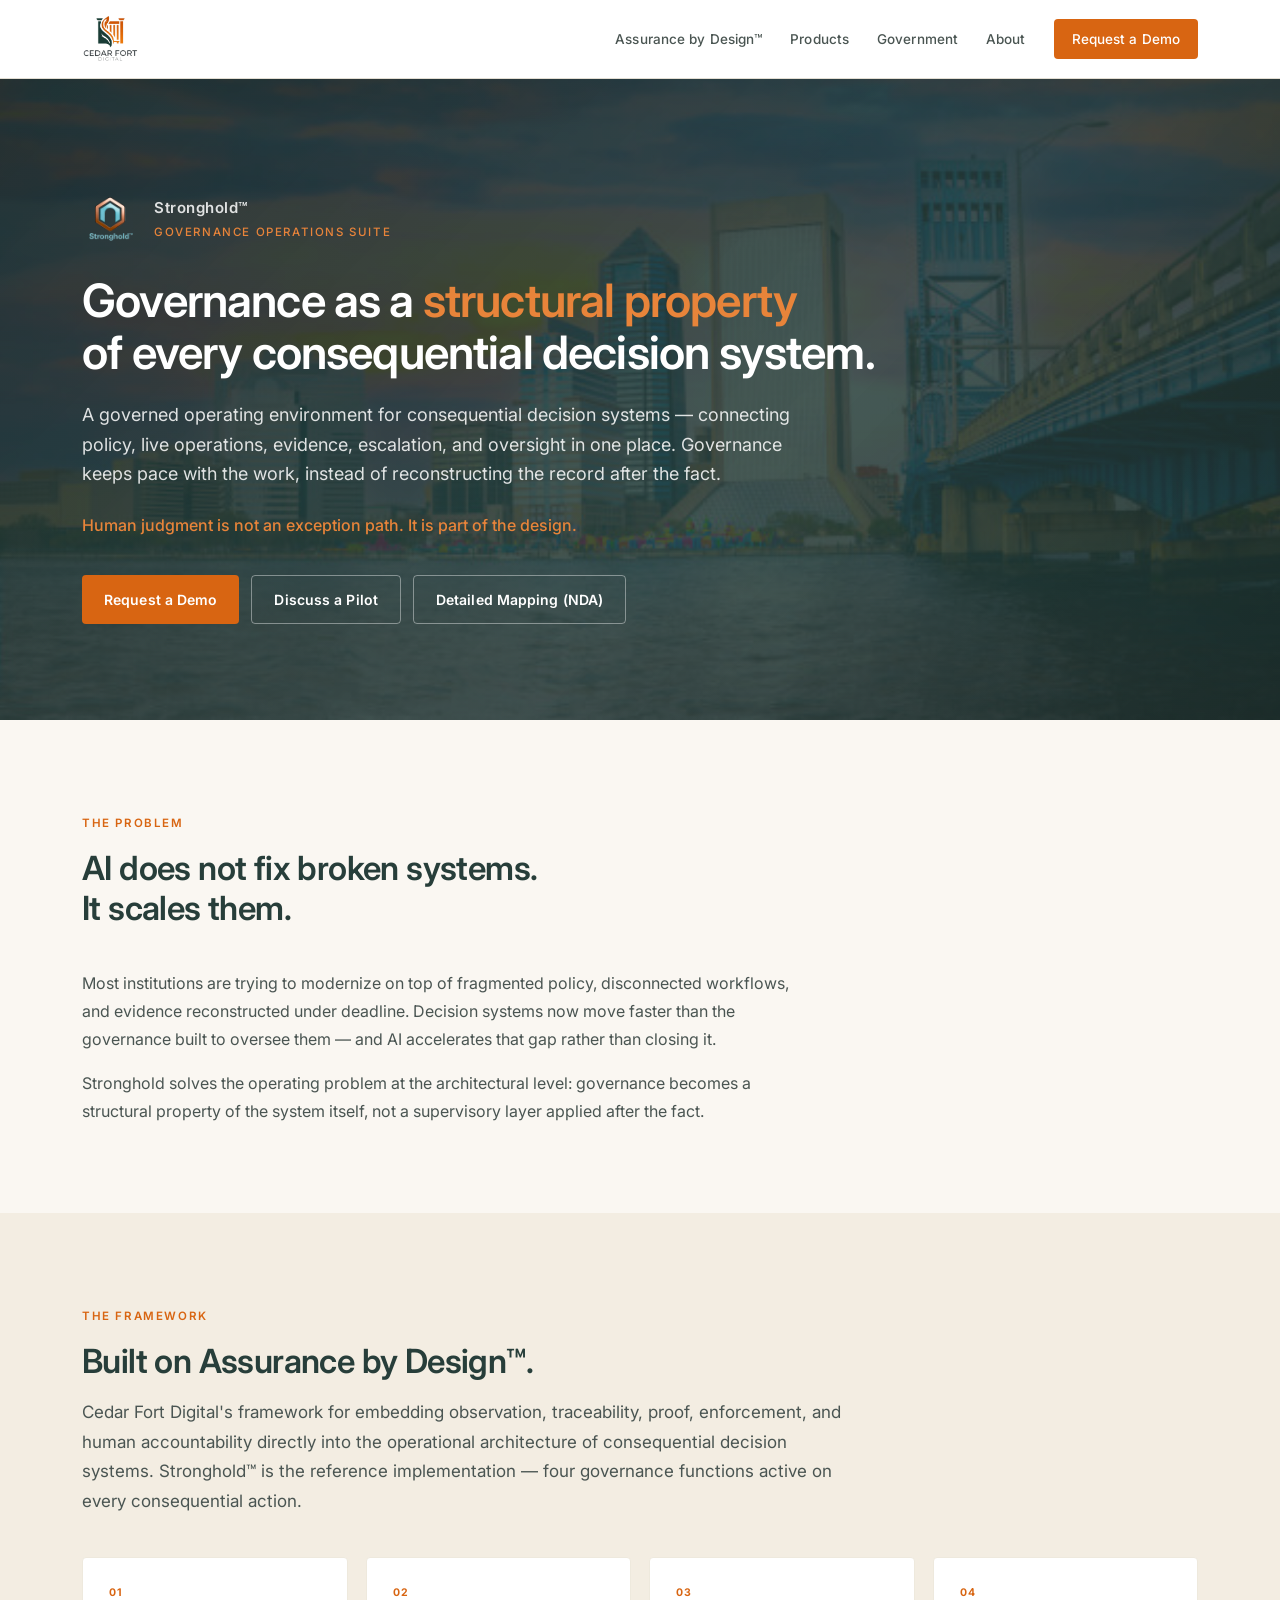
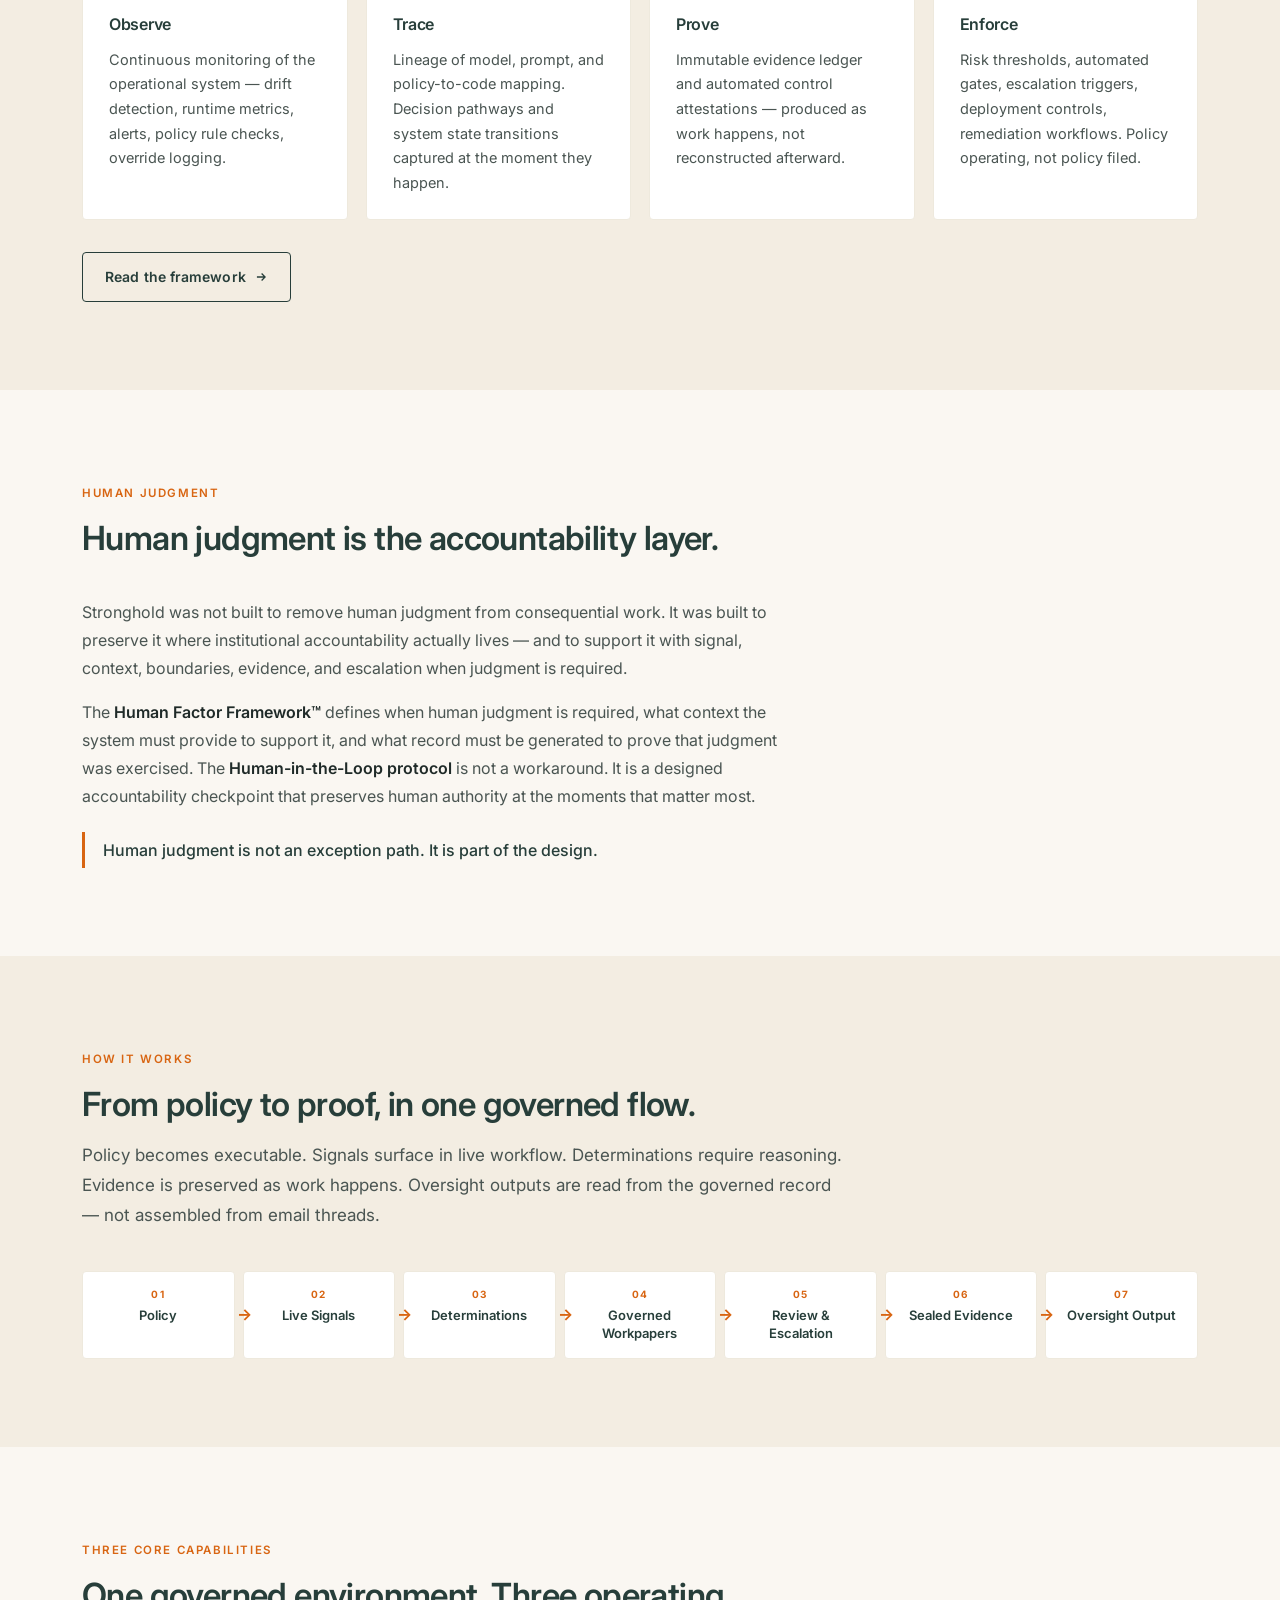
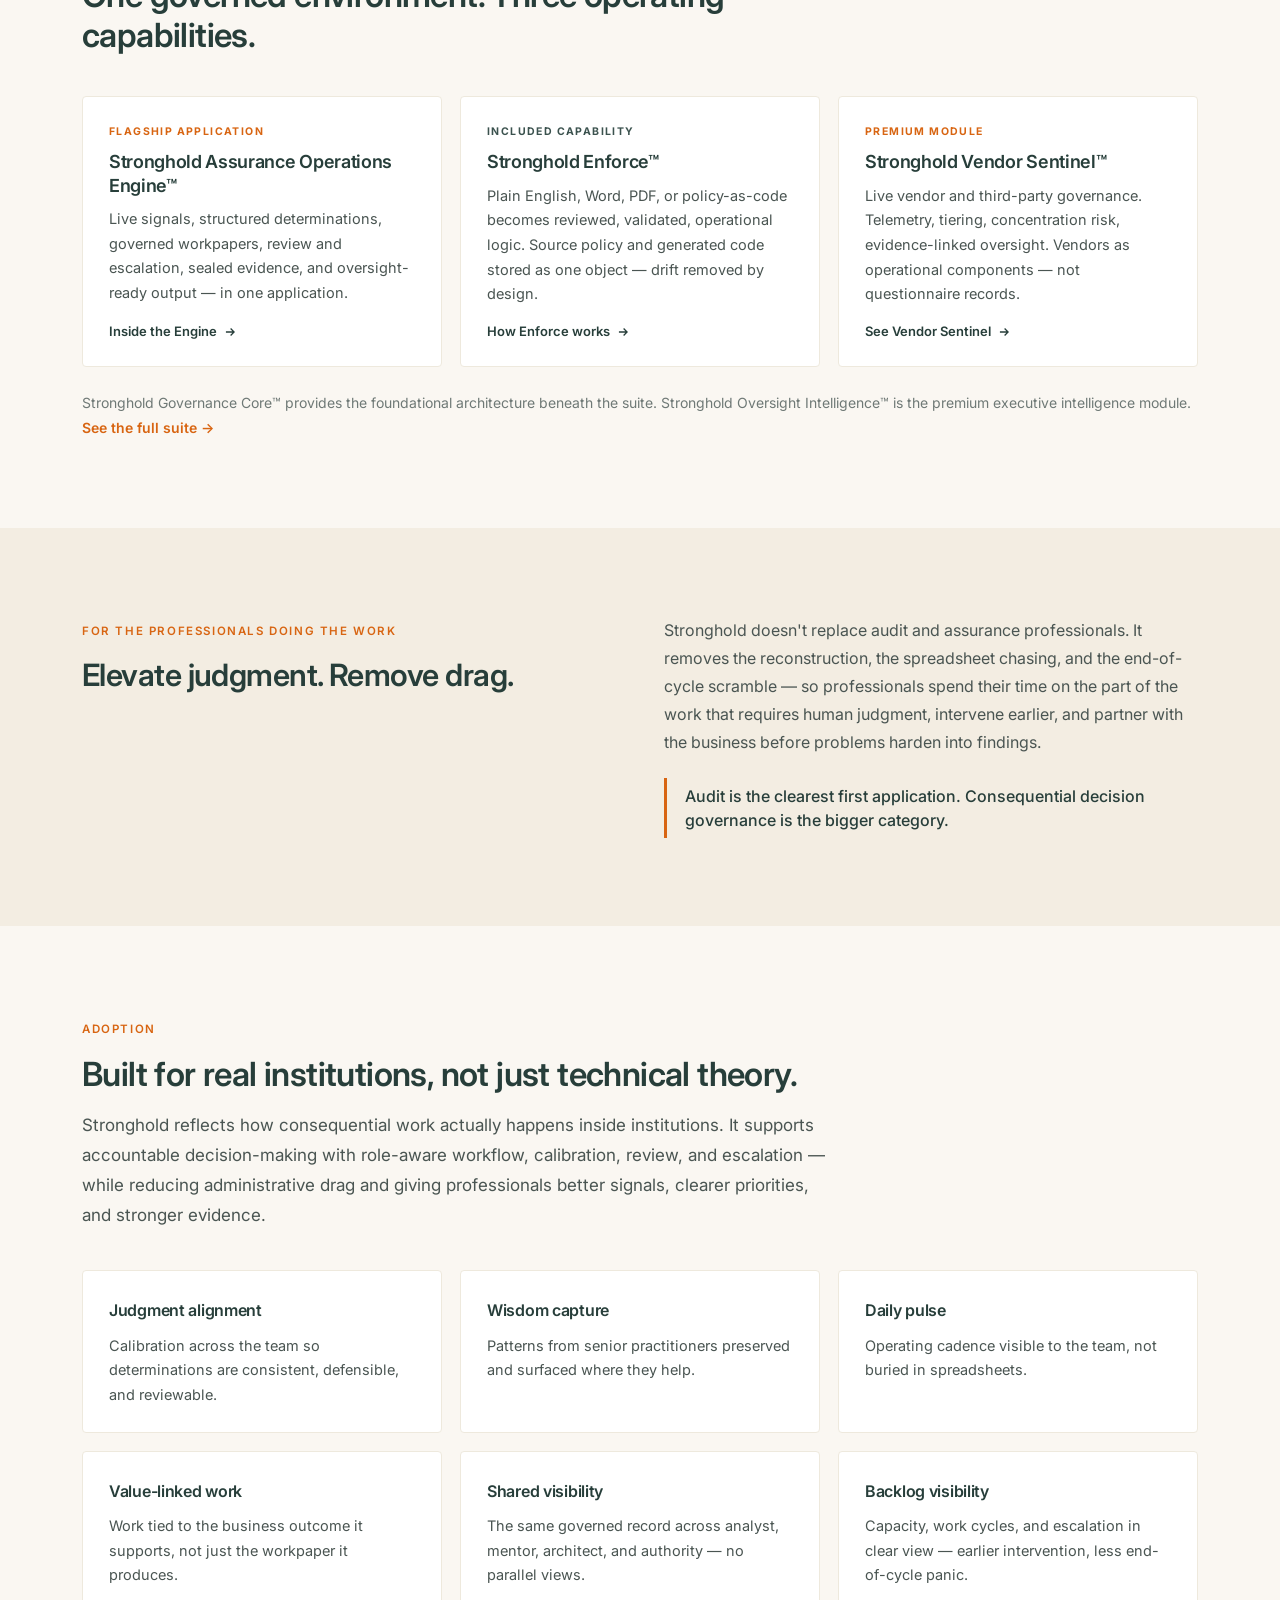
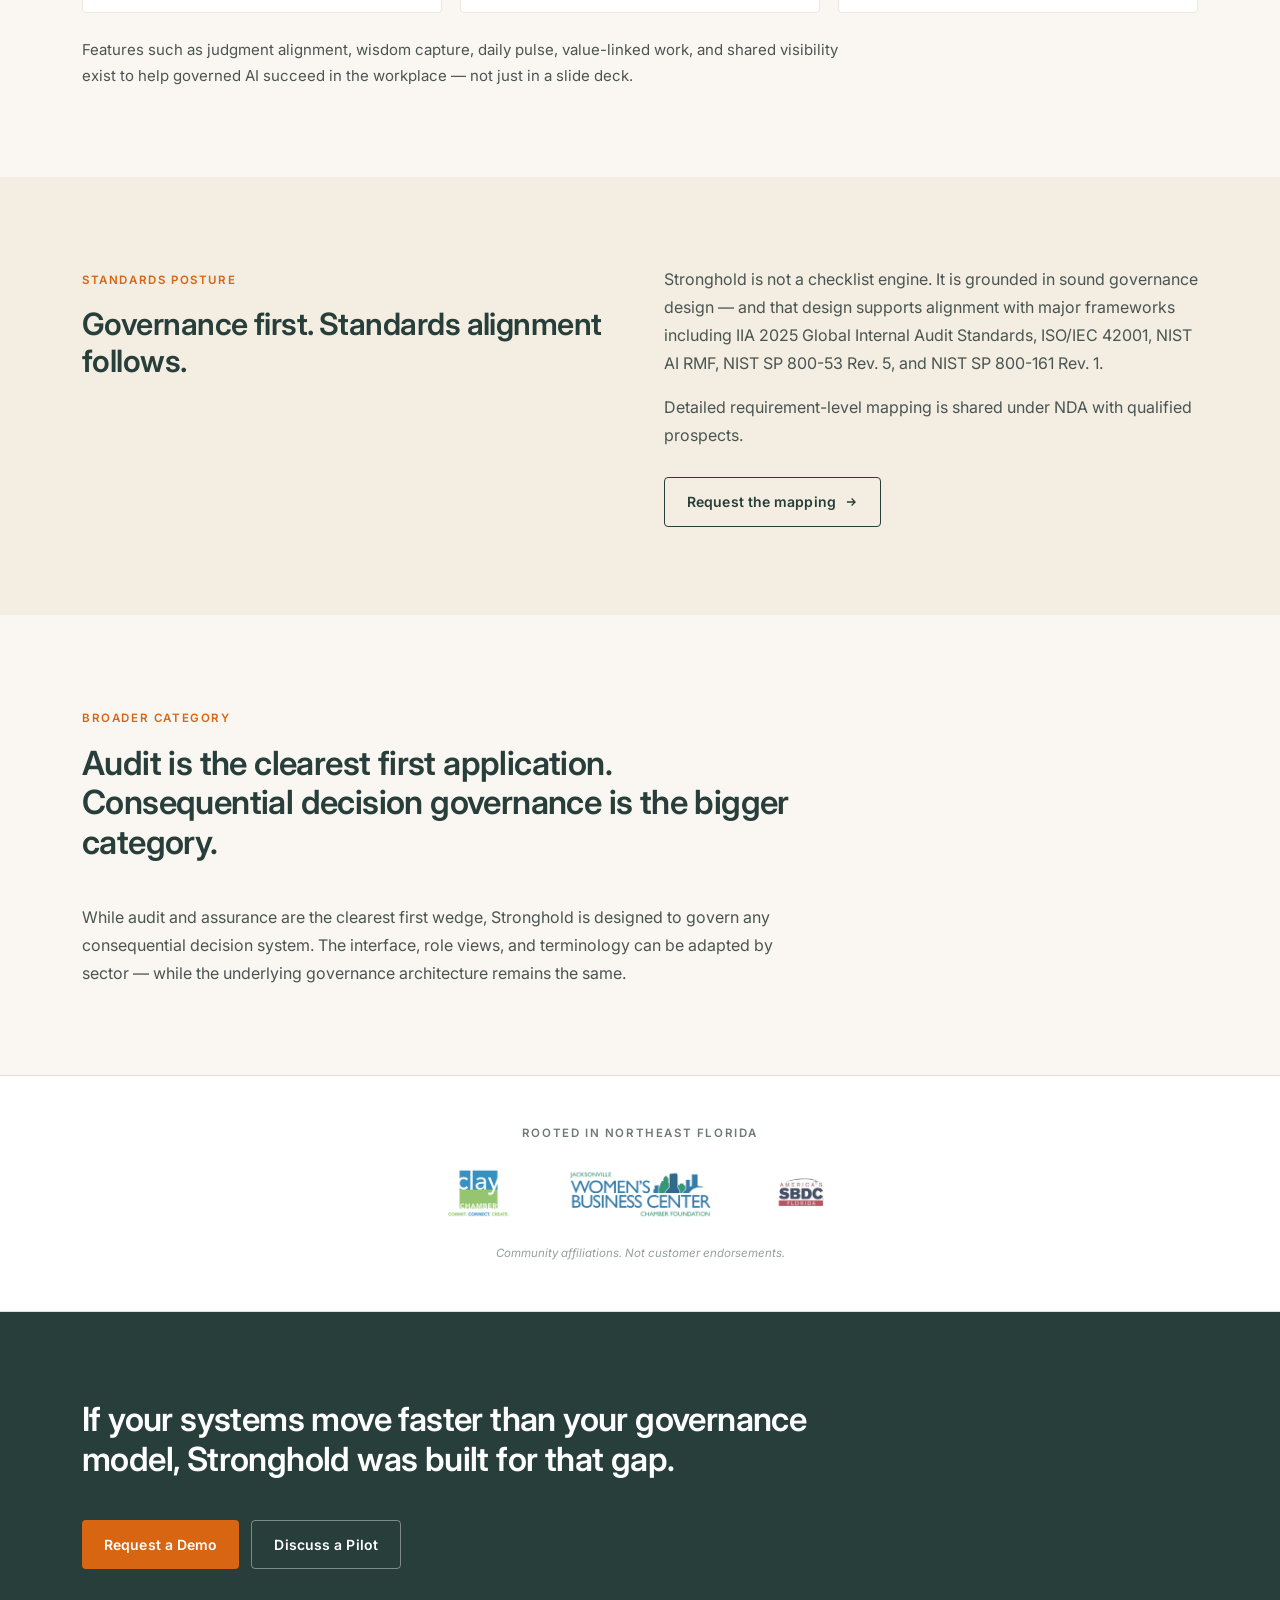
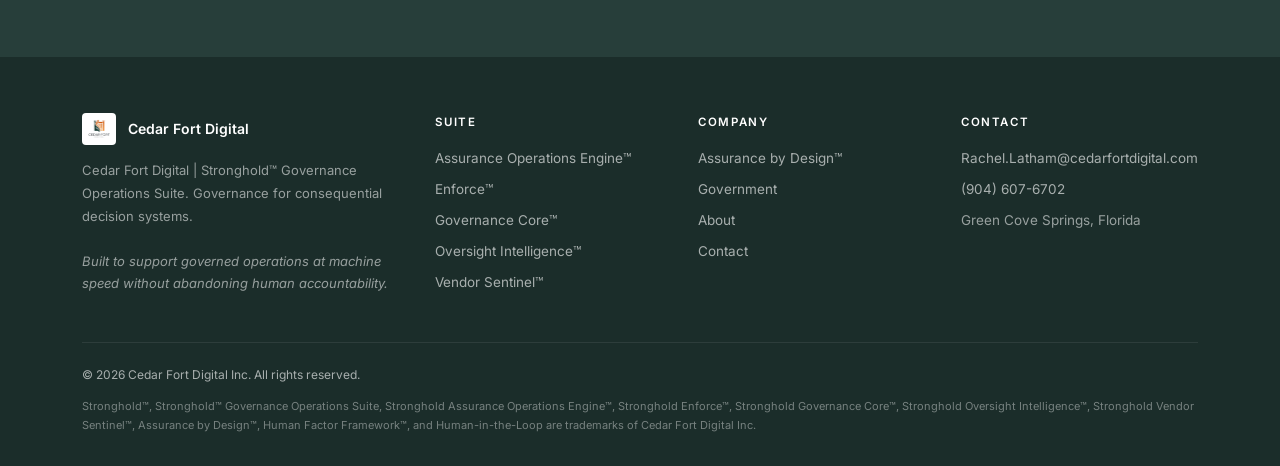
<file: index.html>
<!DOCTYPE html>
<html lang="en">
<head>
<meta charset="UTF-8">
<meta name="viewport" content="width=device-width, initial-scale=1.0">
<title>Cedar Fort Digital — Stronghold™ Governance Operations Suite</title>
<meta name="description" content="Stronghold™ is the governed operating environment for consequential decision systems. Built on Assurance by Design™, with the Human Factor Framework™ at its center.">
<link rel="icon" type="image/png" href="images/Logos/Stronghold%20Flat%20Copper%20Trans.PNG">
<link rel="preconnect" href="https://fonts.googleapis.com">
<link rel="preconnect" href="https://fonts.gstatic.com" crossorigin>
<link href="https://fonts.googleapis.com/css2?family=Inter:wght@400;500;600;700&display=swap" rel="stylesheet">
<link rel="stylesheet" href="assets/styles.css">
</head>
<body>

<nav class="site-nav">
<div class="container">
<a href="index.html" class="brand">
<img src="images/Logos/Cedar%20Fort%20Digital%20Logo%20Trans.png" alt="Cedar Fort Digital">
</a>
<div class="links" id="navlinks">
<a href="assurance-by-design.html">Assurance by Design™</a>
<a href="products.html">Products</a>
<a href="government.html">Government</a>
<a href="about.html">About</a>
<a href="contact.html" class="cta">Request a Demo</a>
</div>
<button class="nav-toggle" aria-label="Toggle navigation">&#9776;</button>
</div>
</nav>

<!-- HERO -->
<section class="hero hero-skyline">
<div class="container">
<div class="hero-lockup">
<img src="images/Logos/Stronghold%20Flat%20Copper%20Trans.PNG" alt="Stronghold">
<div class="lockup-text">
Stronghold™
<span>Governance Operations Suite</span>
</div>
</div>
<h1>Governance as a <span class="accent">structural property</span><br>of every consequential decision system.</h1>
<p class="lead">A governed operating environment for consequential decision systems — connecting policy, live operations, evidence, escalation, and oversight in one place. Governance keeps pace with the work, instead of reconstructing the record after the fact.</p>
<p class="support">Human judgment is not an exception path. It is part of the design.</p>
<div class="cta-row">
<a href="contact.html" class="btn btn-primary">Request a Demo</a>
<a href="contact.html" class="btn btn-ghost">Discuss a Pilot</a>
<a href="contact.html" class="btn btn-ghost">Detailed Mapping (NDA)</a>
</div>
</div>
</section>

<!-- PROBLEM -->
<section class="section-cream">
<div class="container">
<div class="section-header">
<div class="eyebrow">The Problem</div>
<h2>AI does not fix broken systems.<br>It scales them.</h2>
</div>
<div class="body-text">
<p>Most institutions are trying to modernize on top of fragmented policy, disconnected workflows, and evidence reconstructed under deadline. Decision systems now move faster than the governance built to oversee them — and AI accelerates that gap rather than closing it.</p>
<p>Stronghold solves the operating problem at the architectural level: governance becomes a structural property of the system itself, not a supervisory layer applied after the fact.</p>
</div>
</div>
</section>

<!-- ASSURANCE BY DESIGN -->
<section class="section-warm">
<div class="container">
<div class="section-header">
<div class="eyebrow">The Framework</div>
<h2>Built on Assurance by Design™.</h2>
<p>Cedar Fort Digital's framework for embedding observation, traceability, proof, enforcement, and human accountability directly into the operational architecture of consequential decision systems. Stronghold™ is the reference implementation — four governance functions active on every consequential action.</p>
</div>
<div class="card-grid cols-4">
<div class="card">
<span class="card-tag">01</span>
<h4>Observe</h4>
<p>Continuous monitoring of the operational system — drift detection, runtime metrics, alerts, policy rule checks, override logging.</p>
</div>
<div class="card">
<span class="card-tag">02</span>
<h4>Trace</h4>
<p>Lineage of model, prompt, and policy-to-code mapping. Decision pathways and system state transitions captured at the moment they happen.</p>
</div>
<div class="card">
<span class="card-tag">03</span>
<h4>Prove</h4>
<p>Immutable evidence ledger and automated control attestations — produced as work happens, not reconstructed afterward.</p>
</div>
<div class="card">
<span class="card-tag">04</span>
<h4>Enforce</h4>
<p>Risk thresholds, automated gates, escalation triggers, deployment controls, remediation workflows. Policy operating, not policy filed.</p>
</div>
</div>
<div class="cta-row" style="margin-top:32px">
<a href="assurance-by-design.html" class="btn btn-secondary">Read the framework
<svg class="btn-arrow" viewBox="0 0 24 24" fill="none" stroke="currentColor" stroke-width="2.2"><path d="M5 12h14M13 6l6 6-6 6"/></svg>
</a>
</div>
</div>
</section>

<!-- HUMAN JUDGMENT -->
<section class="section-cream">
<div class="container">
<div class="section-header">
<div class="eyebrow">Human Judgment</div>
<h2>Human judgment is the accountability layer.</h2>
</div>
<div class="body-text">
<p>Stronghold was not built to remove human judgment from consequential work. It was built to preserve it where institutional accountability actually lives — and to support it with signal, context, boundaries, evidence, and escalation when judgment is required.</p>
<p>The <strong>Human Factor Framework™</strong> defines when human judgment is required, what context the system must provide to support it, and what record must be generated to prove that judgment was exercised. The <strong>Human-in-the-Loop protocol</strong> is not a workaround. It is a designed accountability checkpoint that preserves human authority at the moments that matter most.</p>
<p class="lock">Human judgment is not an exception path. It is part of the design.</p>
</div>
</div>
</section>

<!-- HOW IT WORKS -->
<section class="section-warm">
<div class="container">
<div class="section-header">
<div class="eyebrow">How it works</div>
<h2>From policy to proof, in one governed flow.</h2>
<p>Policy becomes executable. Signals surface in live workflow. Determinations require reasoning. Evidence is preserved as work happens. Oversight outputs are read from the governed record — not assembled from email threads.</p>
</div>
<div class="flow">
<div class="flow-step"><span class="flow-num">01</span>Policy</div>
<div class="flow-step"><span class="flow-num">02</span>Live Signals</div>
<div class="flow-step"><span class="flow-num">03</span>Determinations</div>
<div class="flow-step"><span class="flow-num">04</span>Governed Workpapers</div>
<div class="flow-step"><span class="flow-num">05</span>Review &amp; Escalation</div>
<div class="flow-step"><span class="flow-num">06</span>Sealed Evidence</div>
<div class="flow-step"><span class="flow-num">07</span>Oversight Output</div>
</div>
</div>
</section>

<!-- CORE CAPABILITIES -->
<section class="section-cream">
<div class="container">
<div class="section-header">
<div class="eyebrow">Three core capabilities</div>
<h2>One governed environment. Three operating capabilities.</h2>
</div>
<div class="card-grid cols-3">
<div class="card">
<span class="card-tag">Flagship Application</span>
<h3>Stronghold Assurance Operations Engine™</h3>
<p>Live signals, structured determinations, governed workpapers, review and escalation, sealed evidence, and oversight-ready output — in one application.</p>
<a href="assurance-operations-engine.html" class="card-link">Inside the Engine
<svg class="btn-arrow" viewBox="0 0 24 24" fill="none" stroke="currentColor" stroke-width="2.2"><path d="M5 12h14M13 6l6 6-6 6"/></svg>
</a>
</div>
<div class="card">
<span class="card-tag included">Included Capability</span>
<h3>Stronghold Enforce™</h3>
<p>Plain English, Word, PDF, or policy-as-code becomes reviewed, validated, operational logic. Source policy and generated code stored as one object — drift removed by design.</p>
<a href="enforce.html" class="card-link">How Enforce works
<svg class="btn-arrow" viewBox="0 0 24 24" fill="none" stroke="currentColor" stroke-width="2.2"><path d="M5 12h14M13 6l6 6-6 6"/></svg>
</a>
</div>
<div class="card">
<span class="card-tag">Premium Module</span>
<h3>Stronghold Vendor Sentinel™</h3>
<p>Live vendor and third-party governance. Telemetry, tiering, concentration risk, evidence-linked oversight. Vendors as operational components — not questionnaire records.</p>
<a href="vendor-sentinel.html" class="card-link">See Vendor Sentinel
<svg class="btn-arrow" viewBox="0 0 24 24" fill="none" stroke="currentColor" stroke-width="2.2"><path d="M5 12h14M13 6l6 6-6 6"/></svg>
</a>
</div>
</div>
<p style="font-size:14px;color:var(--ink-mid);margin-top:24px">Stronghold Governance Core™ provides the foundational architecture beneath the suite. Stronghold Oversight Intelligence™ is the premium executive intelligence module. <a href="products.html" style="color:var(--orange);font-weight:600">See the full suite →</a></p>
</div>
</section>

<!-- ELEVATE JUDGMENT -->
<section class="section-warm">
<div class="container">
<div class="cols-2">
<div>
<div class="eyebrow">For the professionals doing the work</div>
<h2>Elevate judgment. Remove drag.</h2>
</div>
<div class="body-text">
<p>Stronghold doesn't replace audit and assurance professionals. It removes the reconstruction, the spreadsheet chasing, and the end-of-cycle scramble — so professionals spend their time on the part of the work that requires human judgment, intervene earlier, and partner with the business before problems harden into findings.</p>
<p class="lock">Audit is the clearest first application. Consequential decision governance is the bigger category.</p>
</div>
</div>
</div>
</section>

<!-- ADOPTION LAYER -->
<section class="section-cream">
<div class="container">
<div class="section-header">
<div class="eyebrow">Adoption</div>
<h2>Built for real institutions, not just technical theory.</h2>
<p>Stronghold reflects how consequential work actually happens inside institutions. It supports accountable decision-making with role-aware workflow, calibration, review, and escalation — while reducing administrative drag and giving professionals better signals, clearer priorities, and stronger evidence.</p>
</div>
<div class="card-grid cols-3">
<div class="card"><h4>Judgment alignment</h4><p>Calibration across the team so determinations are consistent, defensible, and reviewable.</p></div>
<div class="card"><h4>Wisdom capture</h4><p>Patterns from senior practitioners preserved and surfaced where they help.</p></div>
<div class="card"><h4>Daily pulse</h4><p>Operating cadence visible to the team, not buried in spreadsheets.</p></div>
<div class="card"><h4>Value-linked work</h4><p>Work tied to the business outcome it supports, not just the workpaper it produces.</p></div>
<div class="card"><h4>Shared visibility</h4><p>The same governed record across analyst, mentor, architect, and authority — no parallel views.</p></div>
<div class="card"><h4>Backlog visibility</h4><p>Capacity, work cycles, and escalation in clear view — earlier intervention, less end-of-cycle panic.</p></div>
</div>
<p style="margin-top:24px;font-size:15px;color:var(--ink-soft);max-width:780px">Features such as judgment alignment, wisdom capture, daily pulse, value-linked work, and shared visibility exist to help governed AI succeed in the workplace — not just in a slide deck.</p>
</div>
</section>

<!-- STANDARDS POSTURE -->
<section class="section-warm">
<div class="container">
<div class="cols-2">
<div>
<div class="eyebrow">Standards posture</div>
<h2>Governance first. Standards alignment follows.</h2>
</div>
<div class="body-text">
<p>Stronghold is not a checklist engine. It is grounded in sound governance design — and that design supports alignment with major frameworks including IIA 2025 Global Internal Audit Standards, ISO/IEC 42001, NIST AI RMF, NIST SP 800-53 Rev. 5, and NIST SP 800-161 Rev. 1.</p>
<p>Detailed requirement-level mapping is shared under NDA with qualified prospects.</p>
<div class="cta-row">
<a href="contact.html" class="btn btn-secondary">Request the mapping
<svg class="btn-arrow" viewBox="0 0 24 24" fill="none" stroke="currentColor" stroke-width="2.2"><path d="M5 12h14M13 6l6 6-6 6"/></svg>
</a>
</div>
</div>
</div>
</div>
</section>

<!-- BROADER CATEGORY -->
<section class="section-cream">
<div class="container">
<div class="section-header">
<div class="eyebrow">Broader category</div>
<h2>Audit is the clearest first application.<br>Consequential decision governance is the bigger category.</h2>
</div>
<div class="body-text">
<p>While audit and assurance are the clearest first wedge, Stronghold is designed to govern any consequential decision system. The interface, role views, and terminology can be adapted by sector — while the underlying governance architecture remains the same.</p>
</div>
</div>
</section>

<!-- COMMUNITY ECOSYSTEM -->
<div class="ecosystem">
<div class="container">
<div class="eco-label">Rooted in Northeast Florida</div>
<div class="eco-logos">
<img src="images/Logos/clay-chamber.png" alt="Clay County Chamber of Commerce">
<img src="images/Graphics/Womens-business-logo.png" alt="Jacksonville Women's Business Center">
<img src="images/Logos/SBDC-logo.webp" alt="Northeast Florida SBDC">
</div>
<p class="eco-disclaimer">Community affiliations. Not customer endorsements.</p>
</div>
</div>

<!-- FINAL CTA -->
<section class="section-green">
<div class="container">
<div class="section-header" style="max-width:800px">
<h2>If your systems move faster than your governance model, Stronghold was built for that gap.</h2>
</div>
<div class="cta-row">
<a href="contact.html" class="btn btn-primary">Request a Demo</a>
<a href="contact.html" class="btn btn-ghost">Discuss a Pilot</a>
</div>
</div>
</section>

<footer class="site-footer">
<div class="container">
<div class="footer-top">
<div class="brand-block">
<div class="brand-row">
<img src="images/Logos/Cedar%20Fort%20Digital%20Logo%20Trans.png" alt="Cedar Fort Digital" style="background:#fff;padding:6px;border-radius:4px">
<span>Cedar Fort Digital</span>
</div>
<p>Cedar Fort Digital | Stronghold™ Governance Operations Suite. Governance for consequential decision systems.</p>
<p class="footer-tagline">Built to support governed operations at machine speed without abandoning human accountability.</p>
</div>
<div class="col">
<h5>Suite</h5>
<a href="assurance-operations-engine.html">Assurance Operations Engine™</a>
<a href="enforce.html">Enforce™</a>
<a href="products.html#governance-core">Governance Core™</a>
<a href="products.html#oversight-intelligence">Oversight Intelligence™</a>
<a href="vendor-sentinel.html">Vendor Sentinel™</a>
</div>
<div class="col">
<h5>Company</h5>
<a href="assurance-by-design.html">Assurance by Design™</a>
<a href="government.html">Government</a>
<a href="about.html">About</a>
<a href="contact.html">Contact</a>
</div>
<div class="col">
<h5>Contact</h5>
<a href="mailto:Rachel.Latham@cedarfortdigital.com">Rachel.Latham@cedarfortdigital.com</a>
<a href="tel:9046076702">(904) 607-6702</a>
<span style="color:rgba(255,255,255,0.55);font-size:13.5px">Green Cove Springs, Florida</span>
</div>
</div>
<div class="footer-bottom">
<div class="row">
<span>&copy; 2026 Cedar Fort Digital Inc. All rights reserved.</span>
</div>
<p class="trademarks">Stronghold™, Stronghold™ Governance Operations Suite, Stronghold Assurance Operations Engine™, Stronghold Enforce™, Stronghold Governance Core™, Stronghold Oversight Intelligence™, Stronghold Vendor Sentinel™, Assurance by Design™, Human Factor Framework™, and Human-in-the-Loop are trademarks of Cedar Fort Digital Inc.</p>
</div>
</div>
</footer>

<script src="assets/site.js"></script>
</body>
</html>
</file>
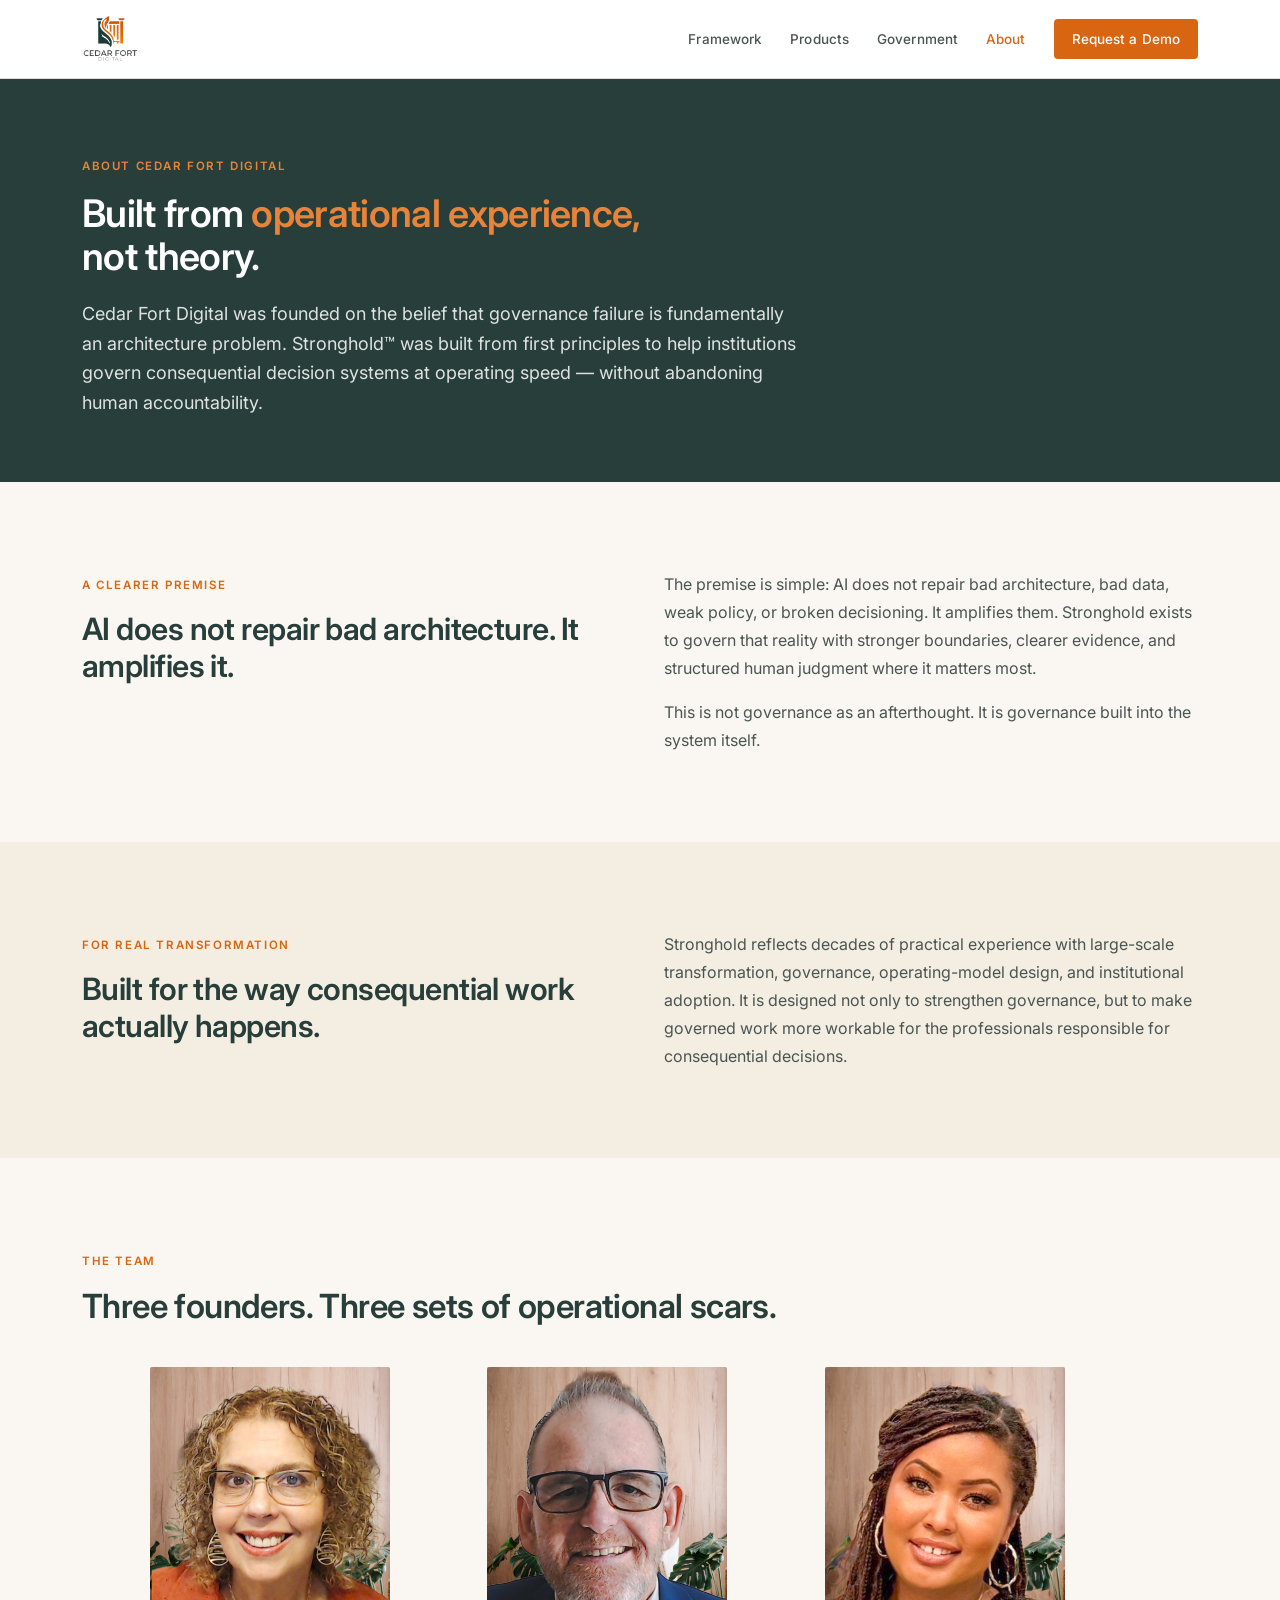
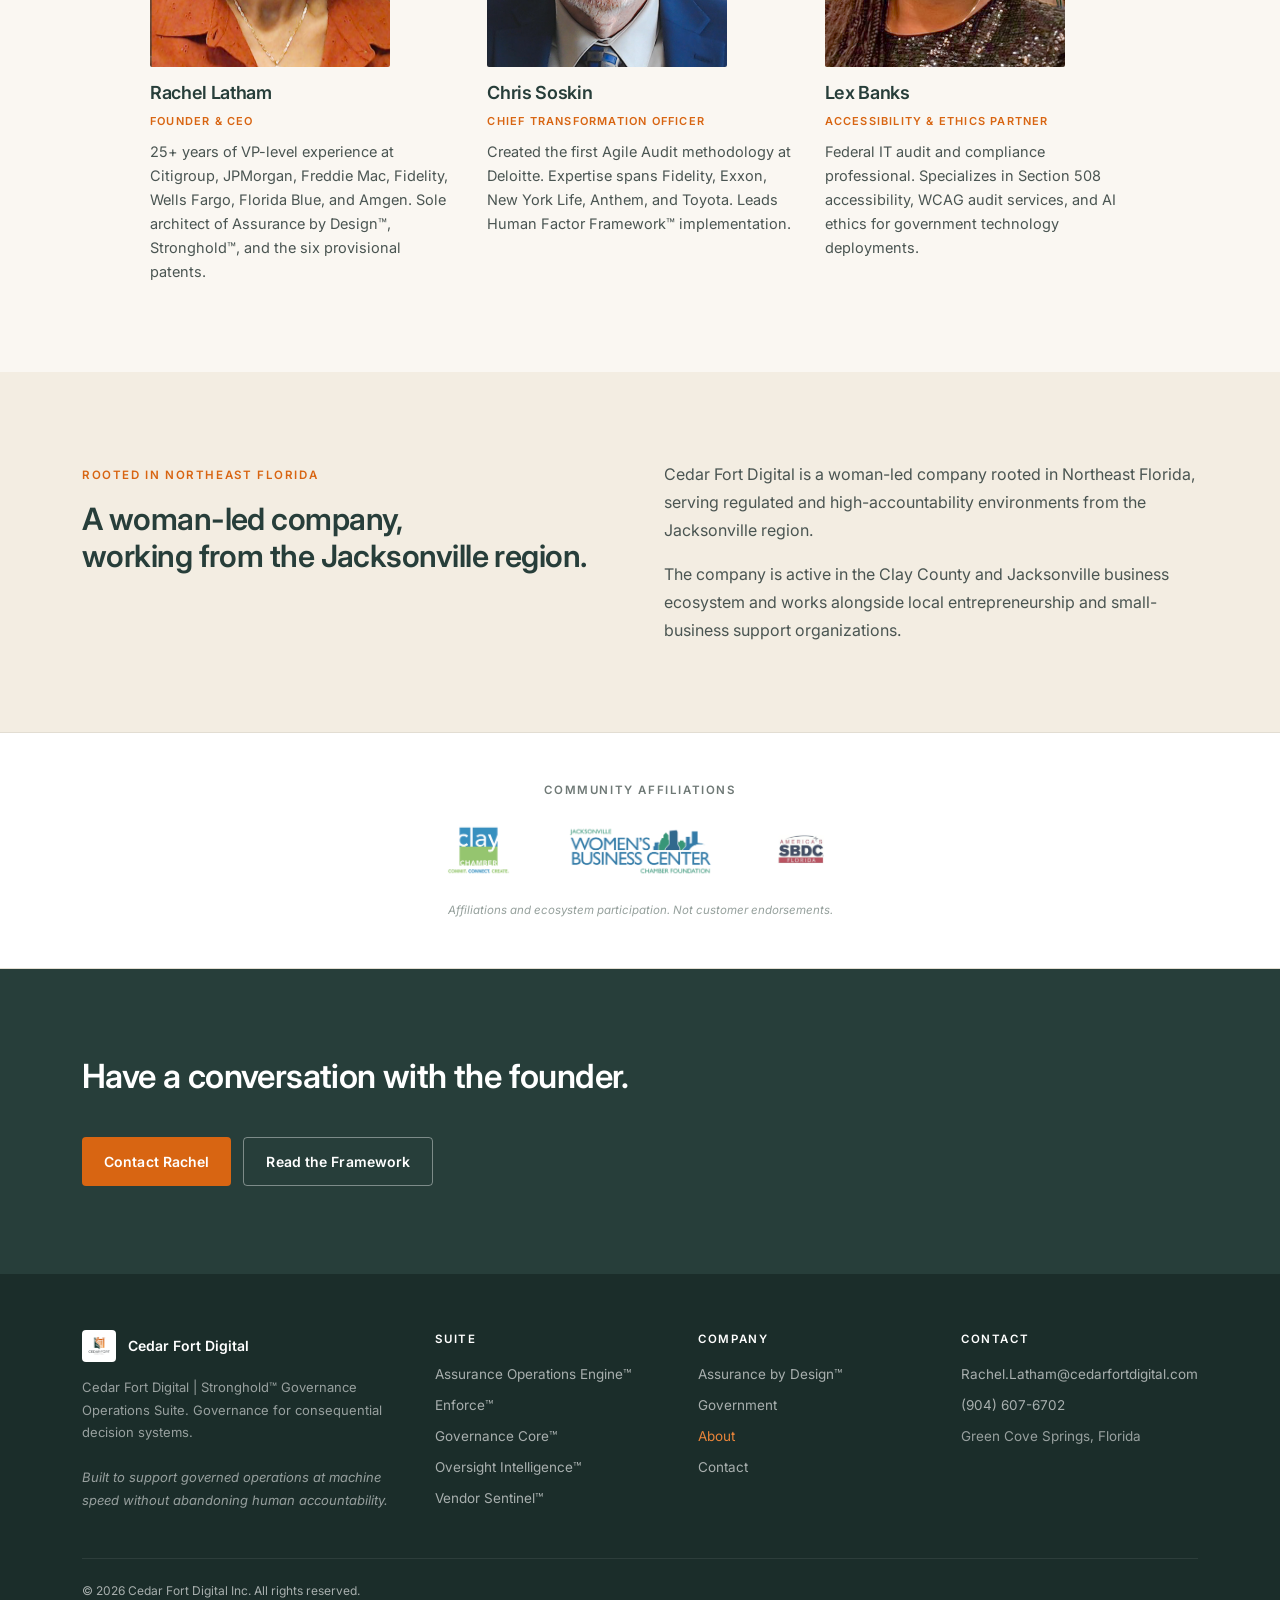
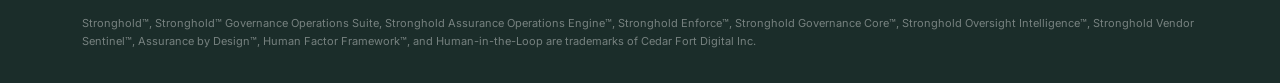
<file: about.html>
<!DOCTYPE html>
<html lang="en">
<head>
<meta charset="UTF-8">
<meta name="viewport" content="width=device-width, initial-scale=1.0">
<title>About — Cedar Fort Digital</title>
<meta name="description" content="Built from operational experience, not theory. A woman-led company rooted in Northeast Florida.">
<link rel="icon" type="image/png" href="images/Logos/Stronghold%20Flat%20Copper%20Trans.PNG">
<link rel="preconnect" href="https://fonts.googleapis.com">
<link rel="preconnect" href="https://fonts.gstatic.com" crossorigin>
<link href="https://fonts.googleapis.com/css2?family=Inter:wght@400;500;600;700&display=swap" rel="stylesheet">
<link rel="stylesheet" href="assets/styles.css">
</head>
<body>

<nav class="site-nav">
<div class="container">
<a href="index.html" class="brand">
<img src="images/Logos/Cedar%20Fort%20Digital%20Logo%20Trans.png" alt="Cedar Fort Digital" style="background:#fff;padding:6px;border-radius:4px">
<span class="brand-text">Cedar Fort Digital</span>
</a>
<div class="links" id="navlinks">
<a href="assurance-by-design.html">Framework</a>
<a href="products.html">Products</a>
<a href="government.html">Government</a>
<a href="about.html" class="current">About</a>
<a href="contact.html" class="cta">Request a Demo</a>
</div>
<button class="nav-toggle" aria-label="Toggle navigation">&#9776;</button>
</div>
</nav>

<section class="hero compact">
<div class="container">
<div class="eyebrow light">About Cedar Fort Digital</div>
<h1>Built from <span class="accent">operational experience,</span><br>not theory.</h1>
<p class="lead">Cedar Fort Digital was founded on the belief that governance failure is fundamentally an architecture problem. Stronghold™ was built from first principles to help institutions govern consequential decision systems at operating speed — without abandoning human accountability.</p>
</div>
</section>

<section class="section-cream">
<div class="container">
<div class="cols-2">
<div>
<div class="eyebrow">A clearer premise</div>
<h2>AI does not repair bad architecture. It amplifies it.</h2>
</div>
<div class="body-text">
<p>The premise is simple: AI does not repair bad architecture, bad data, weak policy, or broken decisioning. It amplifies them. Stronghold exists to govern that reality with stronger boundaries, clearer evidence, and structured human judgment where it matters most.</p>
<p>This is not governance as an afterthought. It is governance built into the system itself.</p>
</div>
</div>
</div>
</section>

<section class="section-warm">
<div class="container">
<div class="cols-2">
<div>
<div class="eyebrow">For real transformation</div>
<h2>Built for the way consequential work actually happens.</h2>
</div>
<div class="body-text">
<p>Stronghold reflects decades of practical experience with large-scale transformation, governance, operating-model design, and institutional adoption. It is designed not only to strengthen governance, but to make governed work more workable for the professionals responsible for consequential decisions.</p>
</div>
</div>
</div>
</section>

<section class="section-cream">
<div class="container">
<div class="section-header">
<div class="eyebrow">The team</div>
<h2>Three founders. Three sets of operational scars.</h2>
</div>
<div class="team-grid">
<div class="team-member">
<div class="portrait"><img src="images/Team%20Photographs/Rachel%20Portrait.PNG" alt="Rachel Latham"></div>
<h3>Rachel Latham</h3>
<span class="role-tag">Founder &amp; CEO</span>
<p>25+ years of VP-level experience at Citigroup, JPMorgan, Freddie&nbsp;Mac, Fidelity, Wells&nbsp;Fargo, Florida&nbsp;Blue, and Amgen. Sole architect of Assurance by Design™, Stronghold™, and the six provisional patents.</p>
</div>
<div class="team-member">
<div class="portrait"><img src="images/Team%20Photographs/Chris%20Portrait.png" alt="Chris Soskin"></div>
<h3>Chris Soskin</h3>
<span class="role-tag">Chief Transformation Officer</span>
<p>Created the first Agile Audit methodology at Deloitte. Expertise spans Fidelity, Exxon, New&nbsp;York&nbsp;Life, Anthem, and Toyota. Leads Human Factor Framework™ implementation.</p>
</div>
<div class="team-member">
<div class="portrait"><img src="images/Team%20Photographs/Lex%20Banks%20Portrait.png" alt="Lex Banks"></div>
<h3>Lex Banks</h3>
<span class="role-tag">Accessibility &amp; Ethics Partner</span>
<p>Federal IT audit and compliance professional. Specializes in Section 508 accessibility, WCAG audit services, and AI ethics for government technology deployments.</p>
</div>
</div>
</div>
</section>

<section class="section-warm">
<div class="container">
<div class="cols-2">
<div>
<div class="eyebrow">Rooted in Northeast Florida</div>
<h2>A woman-led company,<br>working from the Jacksonville region.</h2>
</div>
<div class="body-text">
<p>Cedar Fort Digital is a woman-led company rooted in Northeast Florida, serving regulated and high-accountability environments from the Jacksonville region.</p>
<p>The company is active in the Clay County and Jacksonville business ecosystem and works alongside local entrepreneurship and small-business support organizations.</p>
</div>
</div>
</div>
</section>

<div class="ecosystem">
<div class="container">
<div class="eco-label">Community affiliations</div>
<div class="eco-logos">
<img src="images/Logos/clay-chamber.png" alt="Clay County Chamber of Commerce">
<img src="images/Graphics/Womens-business-logo.png" alt="Jacksonville Women's Business Center">
<img src="images/Logos/SBDC-logo.webp" alt="Northeast Florida SBDC">
</div>
<p class="eco-disclaimer">Affiliations and ecosystem participation. Not customer endorsements.</p>
</div>
</div>

<section class="section-green">
<div class="container">
<div class="section-header" style="max-width:760px">
<h2>Have a conversation with the founder.</h2>
</div>
<div class="cta-row">
<a href="contact.html" class="btn btn-primary">Contact Rachel</a>
<a href="assurance-by-design.html" class="btn btn-ghost">Read the Framework</a>
</div>
</div>
</section>

<footer class="site-footer">
<div class="container">
<div class="footer-top">
<div class="brand-block">
<div class="brand-row">
<img src="images/Logos/Cedar%20Fort%20Digital%20Logo%20Trans.png" alt="Cedar Fort Digital" style="background:#fff;padding:6px;border-radius:4px">
<span>Cedar Fort Digital</span>
</div>
<p>Cedar Fort Digital | Stronghold™ Governance Operations Suite. Governance for consequential decision systems.</p>
<p class="footer-tagline">Built to support governed operations at machine speed without abandoning human accountability.</p>
</div>
<div class="col">
<h5>Suite</h5>
<a href="assurance-operations-engine.html">Assurance Operations Engine™</a>
<a href="enforce.html">Enforce™</a>
<a href="products.html#governance-core">Governance Core™</a>
<a href="products.html#oversight-intelligence">Oversight Intelligence™</a>
<a href="vendor-sentinel.html">Vendor Sentinel™</a>
</div>
<div class="col">
<h5>Company</h5>
<a href="assurance-by-design.html">Assurance by Design™</a>
<a href="government.html">Government</a>
<a href="about.html" class="current">About</a>
<a href="contact.html">Contact</a>
</div>
<div class="col">
<h5>Contact</h5>
<a href="mailto:Rachel.Latham@cedarfortdigital.com">Rachel.Latham@cedarfortdigital.com</a>
<a href="tel:9046076702">(904) 607-6702</a>
<span style="color:rgba(255,255,255,0.55);font-size:13.5px">Green Cove Springs, Florida</span>
</div>
</div>
<div class="footer-bottom">
<div class="row">
<span>&copy; 2026 Cedar Fort Digital Inc. All rights reserved.</span>
</div>
<p class="trademarks">Stronghold™, Stronghold™ Governance Operations Suite, Stronghold Assurance Operations Engine™, Stronghold Enforce™, Stronghold Governance Core™, Stronghold Oversight Intelligence™, Stronghold Vendor Sentinel™, Assurance by Design™, Human Factor Framework™, and Human-in-the-Loop are trademarks of Cedar Fort Digital Inc.</p>
</div>
</div>
</footer>

<script src="assets/site.js"></script>
</body>
</html>
</file>
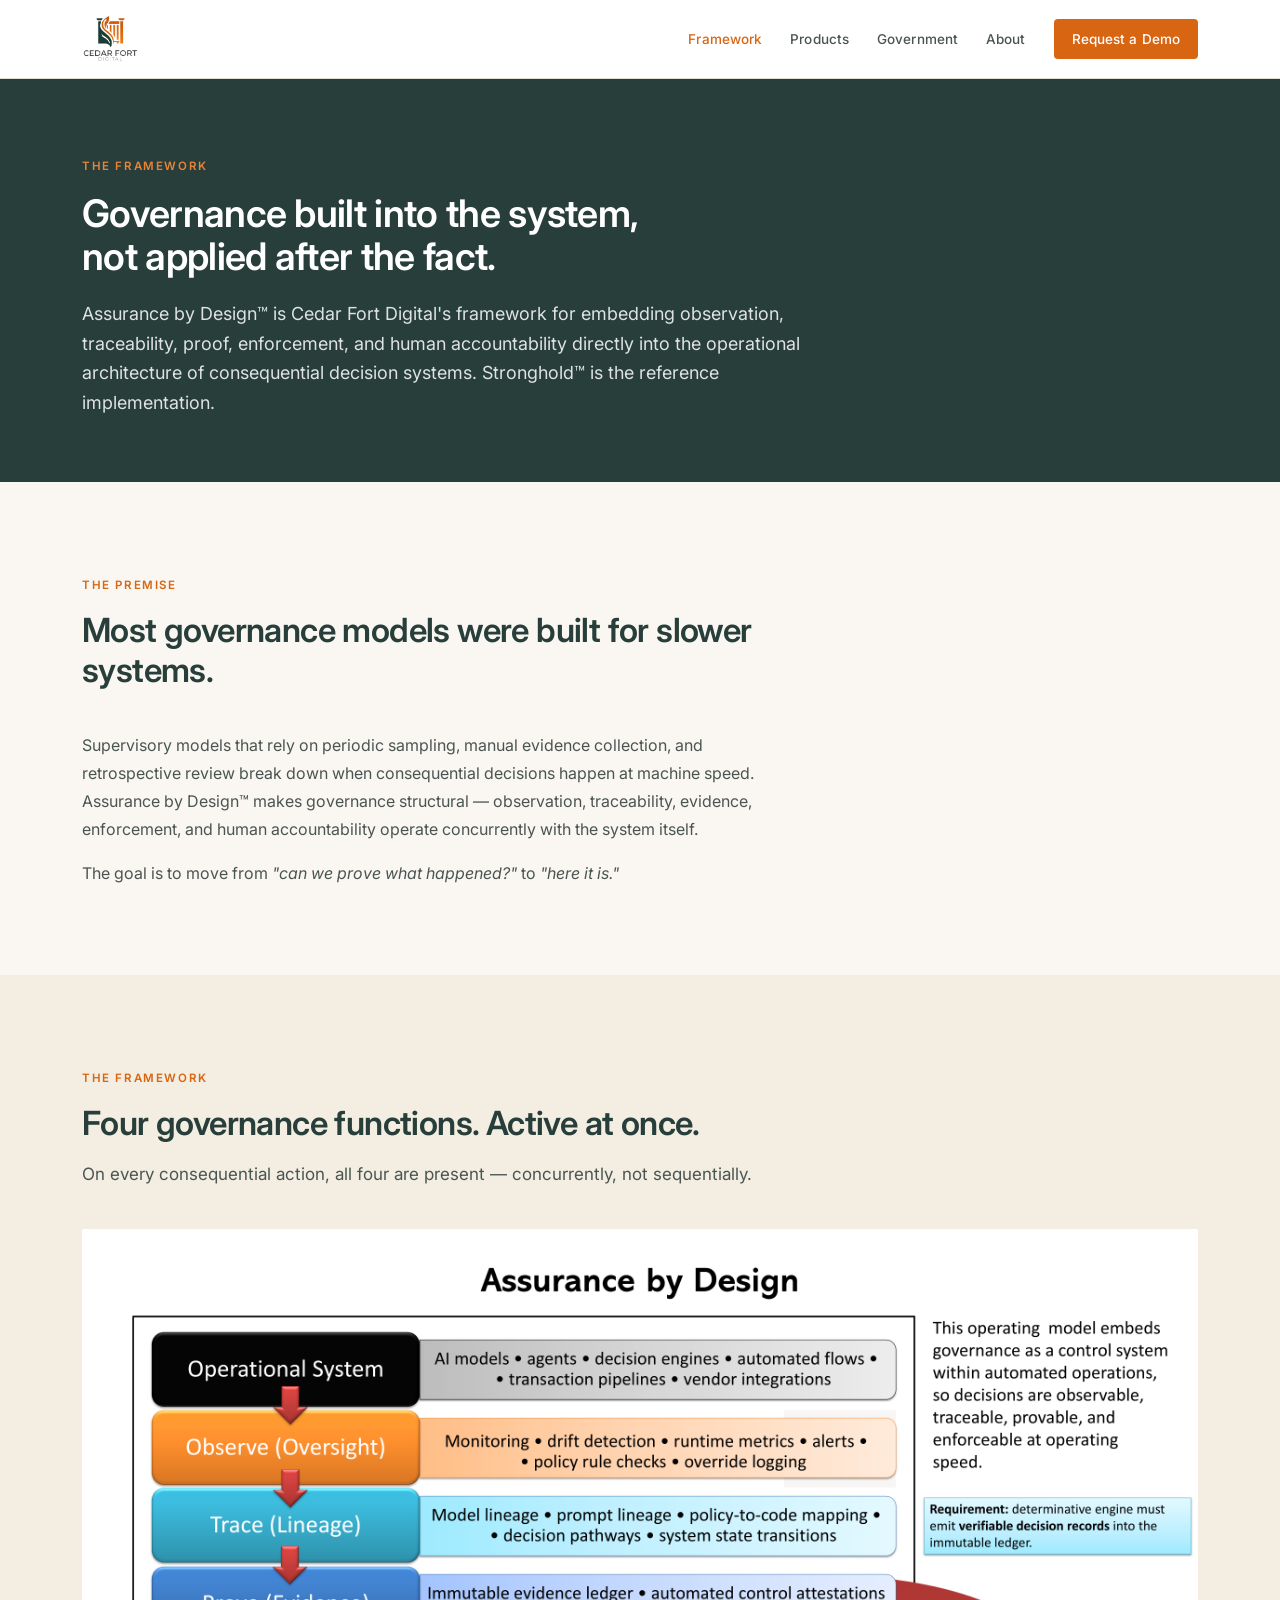
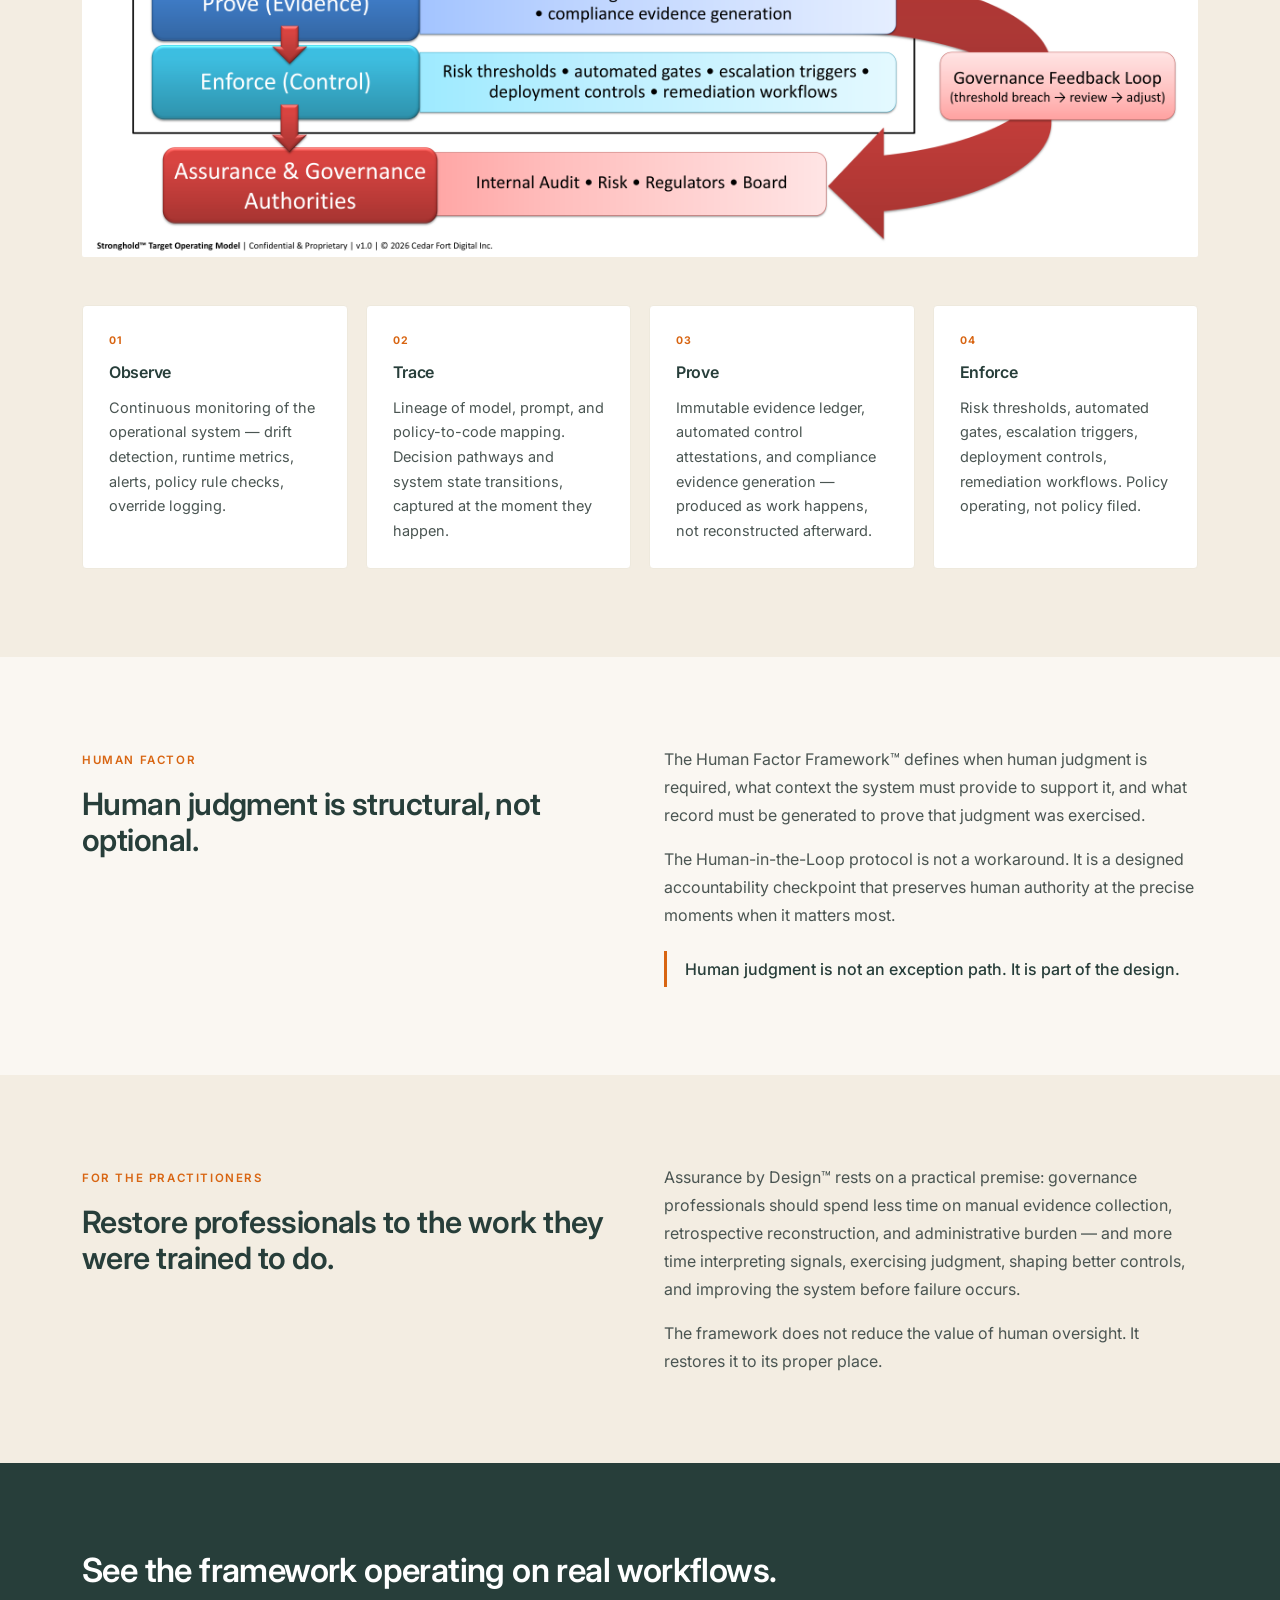
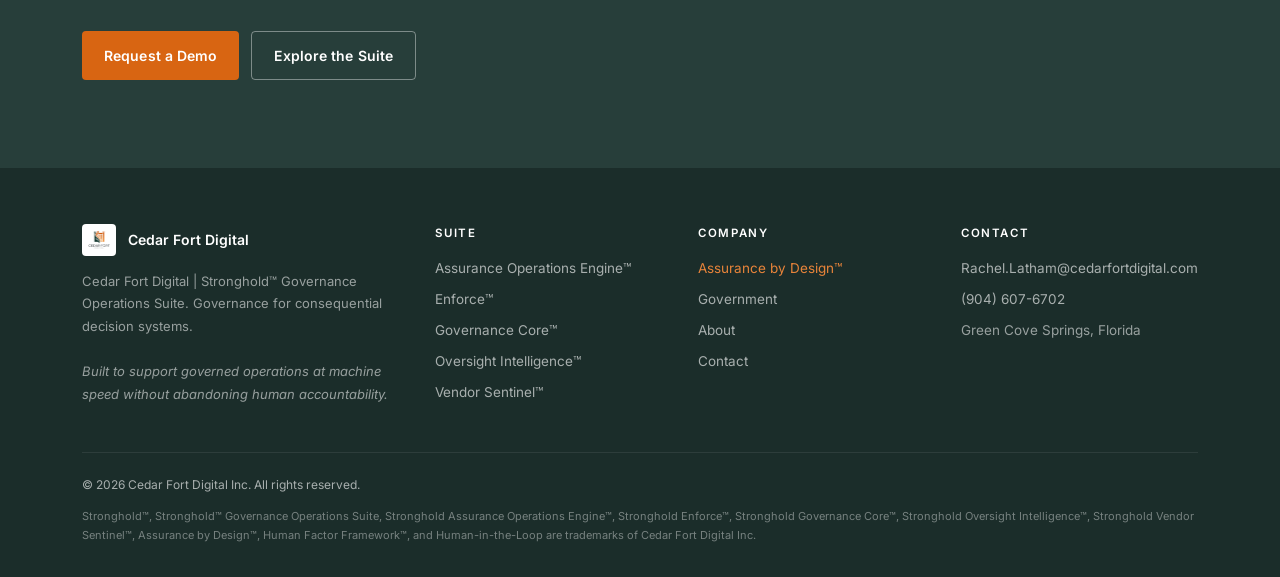
<file: assurance-by-design.html>
<!DOCTYPE html>
<html lang="en">
<head>
<meta charset="UTF-8">
<meta name="viewport" content="width=device-width, initial-scale=1.0">
<title>Assurance by Design™ — Cedar Fort Digital</title>
<meta name="description" content="The Cedar Fort Digital framework for embedding observation, traceability, proof, enforcement, and human accountability into the operational architecture of consequential decision systems.">
<link rel="icon" type="image/png" href="images/Logos/Stronghold%20Flat%20Copper%20Trans.PNG">
<link rel="preconnect" href="https://fonts.googleapis.com">
<link rel="preconnect" href="https://fonts.gstatic.com" crossorigin>
<link href="https://fonts.googleapis.com/css2?family=Inter:wght@400;500;600;700&display=swap" rel="stylesheet">
<link rel="stylesheet" href="assets/styles.css">
</head>
<body>

<nav class="site-nav">
<div class="container">
<a href="index.html" class="brand">
<img src="images/Logos/Cedar%20Fort%20Digital%20Logo%20Trans.png" alt="Cedar Fort Digital" style="background:#fff;padding:6px;border-radius:4px">
<span class="brand-text">Cedar Fort Digital</span>
</a>
<div class="links" id="navlinks">
<a href="assurance-by-design.html" class="current">Framework</a>
<a href="products.html">Products</a>
<a href="government.html">Government</a>
<a href="about.html">About</a>
<a href="contact.html" class="cta">Request a Demo</a>
</div>
<button class="nav-toggle" aria-label="Toggle navigation">&#9776;</button>
</div>
</nav>

<section class="hero compact">
<div class="container">
<div class="eyebrow light">The Framework</div>
<h1>Governance built into the system,<br>not applied after the fact.</h1>
<p class="lead">Assurance by Design™ is Cedar Fort Digital's framework for embedding observation, traceability, proof, enforcement, and human accountability directly into the operational architecture of consequential decision systems. Stronghold™ is the reference implementation.</p>
</div>
</section>

<section class="section-cream">
<div class="container">
<div class="section-header">
<div class="eyebrow">The Premise</div>
<h2>Most governance models were built for slower systems.</h2>
</div>
<div class="body-text">
<p>Supervisory models that rely on periodic sampling, manual evidence collection, and retrospective review break down when consequential decisions happen at machine speed. Assurance by Design™ makes governance structural — observation, traceability, evidence, enforcement, and human accountability operate concurrently with the system itself.</p>
<p>The goal is to move from <em>"can we prove what happened?"</em> to <em>"here it is."</em></p>
</div>
</div>
</section>

<section class="section-warm">
<div class="container">
<div class="section-header">
<div class="eyebrow">The Framework</div>
<h2>Four governance functions. Active at once.</h2>
<p>On every consequential action, all four are present — concurrently, not sequentially.</p>
</div>
<figure class="frame img-xl img-center" style="margin:32px auto 0">
<img src="images/Graphics/Assurance%20by%20Design%20Graphic.png" alt="Assurance by Design™ — Observe, Trace, Prove, and Enforce, with a feedback loop into Assurance & Governance Authorities">
</figure>
<div class="card-grid cols-4" style="margin-top:48px">
<div class="card">
<span class="card-tag">01</span>
<h4>Observe</h4>
<p>Continuous monitoring of the operational system — drift detection, runtime metrics, alerts, policy rule checks, override logging.</p>
</div>
<div class="card">
<span class="card-tag">02</span>
<h4>Trace</h4>
<p>Lineage of model, prompt, and policy-to-code mapping. Decision pathways and system state transitions, captured at the moment they happen.</p>
</div>
<div class="card">
<span class="card-tag">03</span>
<h4>Prove</h4>
<p>Immutable evidence ledger, automated control attestations, and compliance evidence generation — produced as work happens, not reconstructed afterward.</p>
</div>
<div class="card">
<span class="card-tag">04</span>
<h4>Enforce</h4>
<p>Risk thresholds, automated gates, escalation triggers, deployment controls, remediation workflows. Policy operating, not policy filed.</p>
</div>
</div>
</div>
</section>

<section class="section-cream">
<div class="container">
<div class="cols-2">
<div>
<div class="eyebrow">Human Factor</div>
<h2>Human judgment is structural, not optional.</h2>
</div>
<div class="body-text">
<p>The Human Factor Framework™ defines when human judgment is required, what context the system must provide to support it, and what record must be generated to prove that judgment was exercised.</p>
<p>The Human-in-the-Loop protocol is not a workaround. It is a designed accountability checkpoint that preserves human authority at the precise moments when it matters most.</p>
<p class="lock">Human judgment is not an exception path. It is part of the design.</p>
</div>
</div>
</div>
</section>

<section class="section-warm">
<div class="container">
<div class="cols-2">
<div>
<div class="eyebrow">For the practitioners</div>
<h2>Restore professionals to the work they were trained to do.</h2>
</div>
<div class="body-text">
<p>Assurance by Design™ rests on a practical premise: governance professionals should spend less time on manual evidence collection, retrospective reconstruction, and administrative burden — and more time interpreting signals, exercising judgment, shaping better controls, and improving the system before failure occurs.</p>
<p>The framework does not reduce the value of human oversight. It restores it to its proper place.</p>
</div>
</div>
</div>
</section>

<section class="section-green">
<div class="container">
<div class="section-header" style="max-width:760px">
<h2>See the framework operating on real workflows.</h2>
</div>
<div class="cta-row">
<a href="contact.html" class="btn btn-primary">Request a Demo</a>
<a href="products.html" class="btn btn-ghost">Explore the Suite</a>
</div>
</div>
</section>

<footer class="site-footer">
<div class="container">
<div class="footer-top">
<div class="brand-block">
<div class="brand-row">
<img src="images/Logos/Cedar%20Fort%20Digital%20Logo%20Trans.png" alt="Cedar Fort Digital" style="background:#fff;padding:6px;border-radius:4px">
<span>Cedar Fort Digital</span>
</div>
<p>Cedar Fort Digital | Stronghold™ Governance Operations Suite. Governance for consequential decision systems.</p>
<p class="footer-tagline">Built to support governed operations at machine speed without abandoning human accountability.</p>
</div>
<div class="col">
<h5>Suite</h5>
<a href="assurance-operations-engine.html">Assurance Operations Engine™</a>
<a href="enforce.html">Enforce™</a>
<a href="products.html#governance-core">Governance Core™</a>
<a href="products.html#oversight-intelligence">Oversight Intelligence™</a>
<a href="vendor-sentinel.html">Vendor Sentinel™</a>
</div>
<div class="col">
<h5>Company</h5>
<a href="assurance-by-design.html" class="current">Assurance by Design™</a>
<a href="government.html">Government</a>
<a href="about.html">About</a>
<a href="contact.html">Contact</a>
</div>
<div class="col">
<h5>Contact</h5>
<a href="mailto:Rachel.Latham@cedarfortdigital.com">Rachel.Latham@cedarfortdigital.com</a>
<a href="tel:9046076702">(904) 607-6702</a>
<span style="color:rgba(255,255,255,0.55);font-size:13.5px">Green Cove Springs, Florida</span>
</div>
</div>
<div class="footer-bottom">
<div class="row">
<span>&copy; 2026 Cedar Fort Digital Inc. All rights reserved.</span>
</div>
<p class="trademarks">Stronghold™, Stronghold™ Governance Operations Suite, Stronghold Assurance Operations Engine™, Stronghold Enforce™, Stronghold Governance Core™, Stronghold Oversight Intelligence™, Stronghold Vendor Sentinel™, Assurance by Design™, Human Factor Framework™, and Human-in-the-Loop are trademarks of Cedar Fort Digital Inc.</p>
</div>
</div>
</footer>

<script src="assets/site.js"></script>
</body>
</html>
</file>
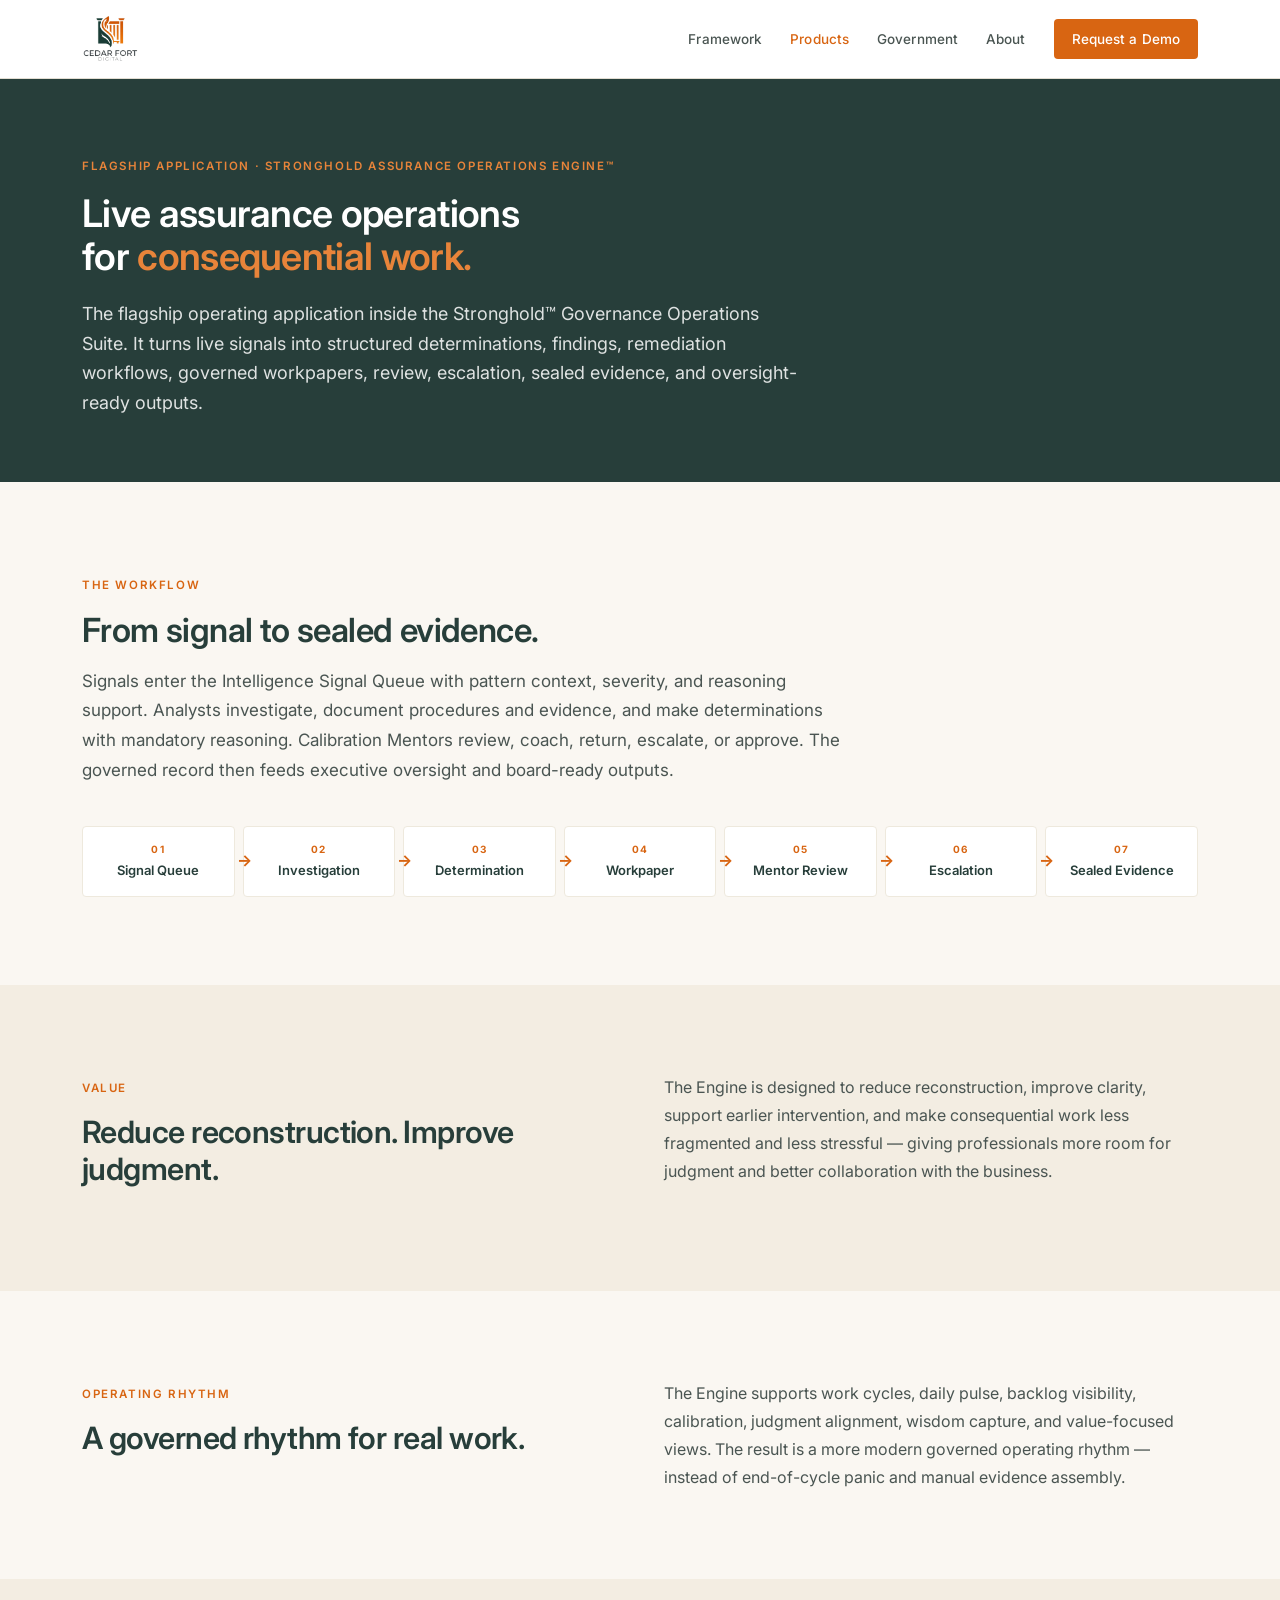
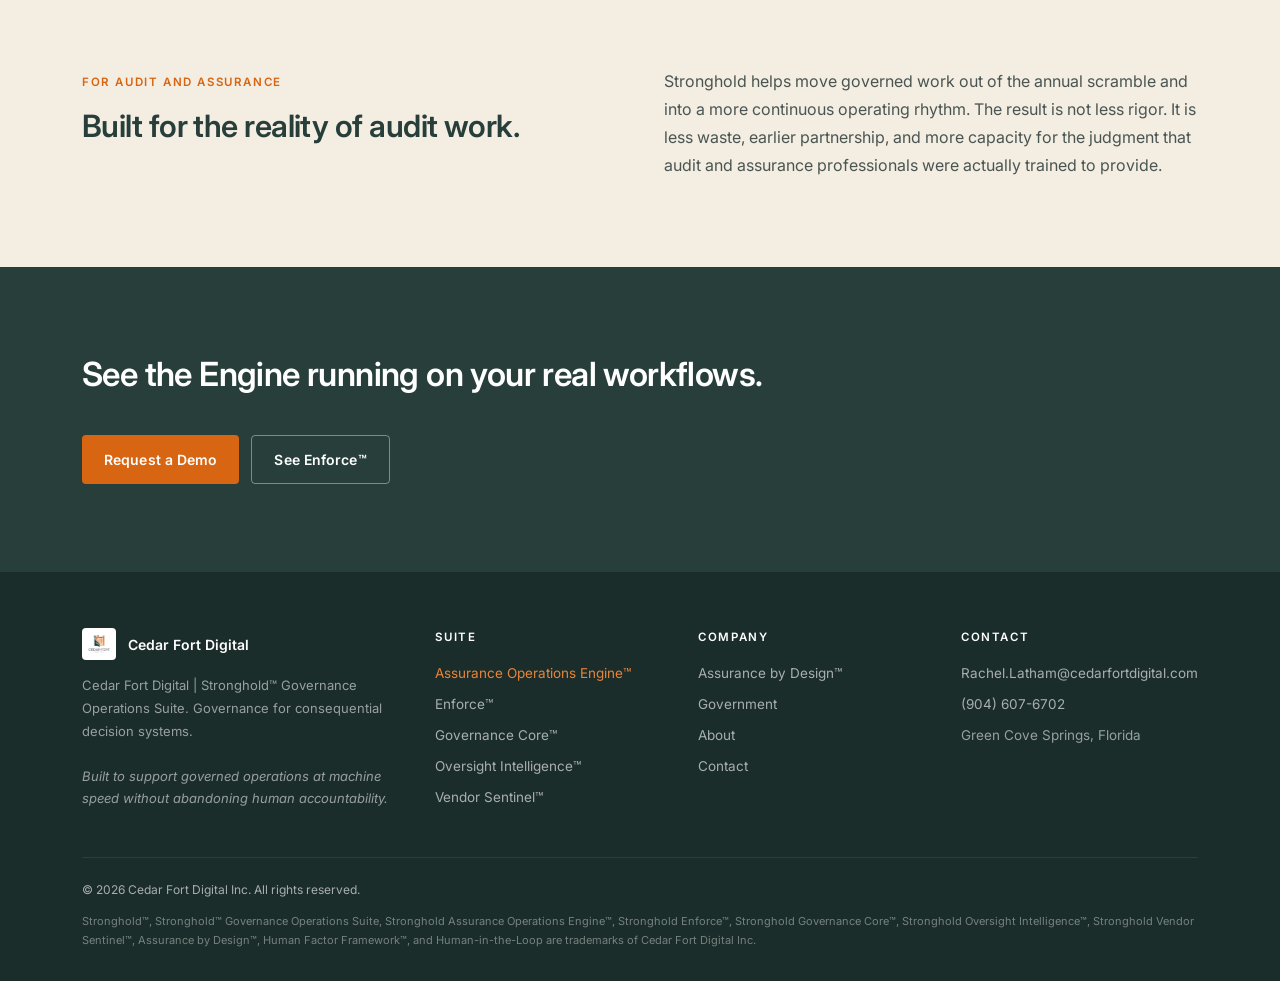
<file: assurance-operations-engine.html>
<!DOCTYPE html>
<html lang="en">
<head>
<meta charset="UTF-8">
<meta name="viewport" content="width=device-width, initial-scale=1.0">
<title>Stronghold Assurance Operations Engine™ — Cedar Fort Digital</title>
<meta name="description" content="The flagship operating application. Live signals to sealed evidence, in one governed environment.">
<link rel="icon" type="image/png" href="images/Logos/Stronghold%20Flat%20Copper%20Trans.PNG">
<link rel="preconnect" href="https://fonts.googleapis.com">
<link rel="preconnect" href="https://fonts.gstatic.com" crossorigin>
<link href="https://fonts.googleapis.com/css2?family=Inter:wght@400;500;600;700&display=swap" rel="stylesheet">
<link rel="stylesheet" href="assets/styles.css">
</head>
<body>

<nav class="site-nav">
<div class="container">
<a href="index.html" class="brand">
<img src="images/Logos/Cedar%20Fort%20Digital%20Logo%20Trans.png" alt="Cedar Fort Digital" style="background:#fff;padding:6px;border-radius:4px">
<span class="brand-text">Cedar Fort Digital</span>
</a>
<div class="links" id="navlinks">
<a href="assurance-by-design.html">Framework</a>
<a href="products.html" class="current">Products</a>
<a href="government.html">Government</a>
<a href="about.html">About</a>
<a href="contact.html" class="cta">Request a Demo</a>
</div>
<button class="nav-toggle" aria-label="Toggle navigation">&#9776;</button>
</div>
</nav>

<section class="hero compact">
<div class="container">
<div class="eyebrow light">Flagship Application · Stronghold Assurance Operations Engine™</div>
<h1>Live assurance operations<br>for <span class="accent">consequential work.</span></h1>
<p class="lead">The flagship operating application inside the Stronghold™ Governance Operations Suite. It turns live signals into structured determinations, findings, remediation workflows, governed workpapers, review, escalation, sealed evidence, and oversight-ready outputs.</p>
</div>
</section>

<section class="section-cream">
<div class="container">
<div class="section-header">
<div class="eyebrow">The workflow</div>
<h2>From signal to sealed evidence.</h2>
<p>Signals enter the Intelligence Signal Queue with pattern context, severity, and reasoning support. Analysts investigate, document procedures and evidence, and make determinations with mandatory reasoning. Calibration Mentors review, coach, return, escalate, or approve. The governed record then feeds executive oversight and board-ready outputs.</p>
</div>
<div class="flow">
<div class="flow-step"><span class="flow-num">01</span>Signal Queue</div>
<div class="flow-step"><span class="flow-num">02</span>Investigation</div>
<div class="flow-step"><span class="flow-num">03</span>Determination</div>
<div class="flow-step"><span class="flow-num">04</span>Workpaper</div>
<div class="flow-step"><span class="flow-num">05</span>Mentor Review</div>
<div class="flow-step"><span class="flow-num">06</span>Escalation</div>
<div class="flow-step"><span class="flow-num">07</span>Sealed Evidence</div>
</div>
</div>
</section>

<section class="section-warm">
<div class="container">
<div class="cols-2">
<div>
<div class="eyebrow">Value</div>
<h2>Reduce reconstruction. Improve judgment.</h2>
</div>
<div class="body-text">
<p>The Engine is designed to reduce reconstruction, improve clarity, support earlier intervention, and make consequential work less fragmented and less stressful — giving professionals more room for judgment and better collaboration with the business.</p>
</div>
</div>
</div>
</section>

<section class="section-cream">
<div class="container">
<div class="cols-2">
<div>
<div class="eyebrow">Operating rhythm</div>
<h2>A governed rhythm for real work.</h2>
</div>
<div class="body-text">
<p>The Engine supports work cycles, daily pulse, backlog visibility, calibration, judgment alignment, wisdom capture, and value-focused views. The result is a more modern governed operating rhythm — instead of end-of-cycle panic and manual evidence assembly.</p>
</div>
</div>
</div>
</section>

<section class="section-warm">
<div class="container">
<div class="cols-2">
<div>
<div class="eyebrow">For audit and assurance</div>
<h2>Built for the reality of audit work.</h2>
</div>
<div class="body-text">
<p>Stronghold helps move governed work out of the annual scramble and into a more continuous operating rhythm. The result is not less rigor. It is less waste, earlier partnership, and more capacity for the judgment that audit and assurance professionals were actually trained to provide.</p>
</div>
</div>
</div>
</section>

<section class="section-green">
<div class="container">
<div class="section-header" style="max-width:760px">
<h2>See the Engine running on your real workflows.</h2>
</div>
<div class="cta-row">
<a href="contact.html" class="btn btn-primary">Request a Demo</a>
<a href="enforce.html" class="btn btn-ghost">See Enforce™</a>
</div>
</div>
</section>

<footer class="site-footer">
<div class="container">
<div class="footer-top">
<div class="brand-block">
<div class="brand-row">
<img src="images/Logos/Cedar%20Fort%20Digital%20Logo%20Trans.png" alt="Cedar Fort Digital" style="background:#fff;padding:6px;border-radius:4px">
<span>Cedar Fort Digital</span>
</div>
<p>Cedar Fort Digital | Stronghold™ Governance Operations Suite. Governance for consequential decision systems.</p>
<p class="footer-tagline">Built to support governed operations at machine speed without abandoning human accountability.</p>
</div>
<div class="col">
<h5>Suite</h5>
<a href="assurance-operations-engine.html" class="current">Assurance Operations Engine™</a>
<a href="enforce.html">Enforce™</a>
<a href="products.html#governance-core">Governance Core™</a>
<a href="products.html#oversight-intelligence">Oversight Intelligence™</a>
<a href="vendor-sentinel.html">Vendor Sentinel™</a>
</div>
<div class="col">
<h5>Company</h5>
<a href="assurance-by-design.html">Assurance by Design™</a>
<a href="government.html">Government</a>
<a href="about.html">About</a>
<a href="contact.html">Contact</a>
</div>
<div class="col">
<h5>Contact</h5>
<a href="mailto:Rachel.Latham@cedarfortdigital.com">Rachel.Latham@cedarfortdigital.com</a>
<a href="tel:9046076702">(904) 607-6702</a>
<span style="color:rgba(255,255,255,0.55);font-size:13.5px">Green Cove Springs, Florida</span>
</div>
</div>
<div class="footer-bottom">
<div class="row">
<span>&copy; 2026 Cedar Fort Digital Inc. All rights reserved.</span>
</div>
<p class="trademarks">Stronghold™, Stronghold™ Governance Operations Suite, Stronghold Assurance Operations Engine™, Stronghold Enforce™, Stronghold Governance Core™, Stronghold Oversight Intelligence™, Stronghold Vendor Sentinel™, Assurance by Design™, Human Factor Framework™, and Human-in-the-Loop are trademarks of Cedar Fort Digital Inc.</p>
</div>
</div>
</footer>

<script src="assets/site.js"></script>
</body>
</html>
</file>
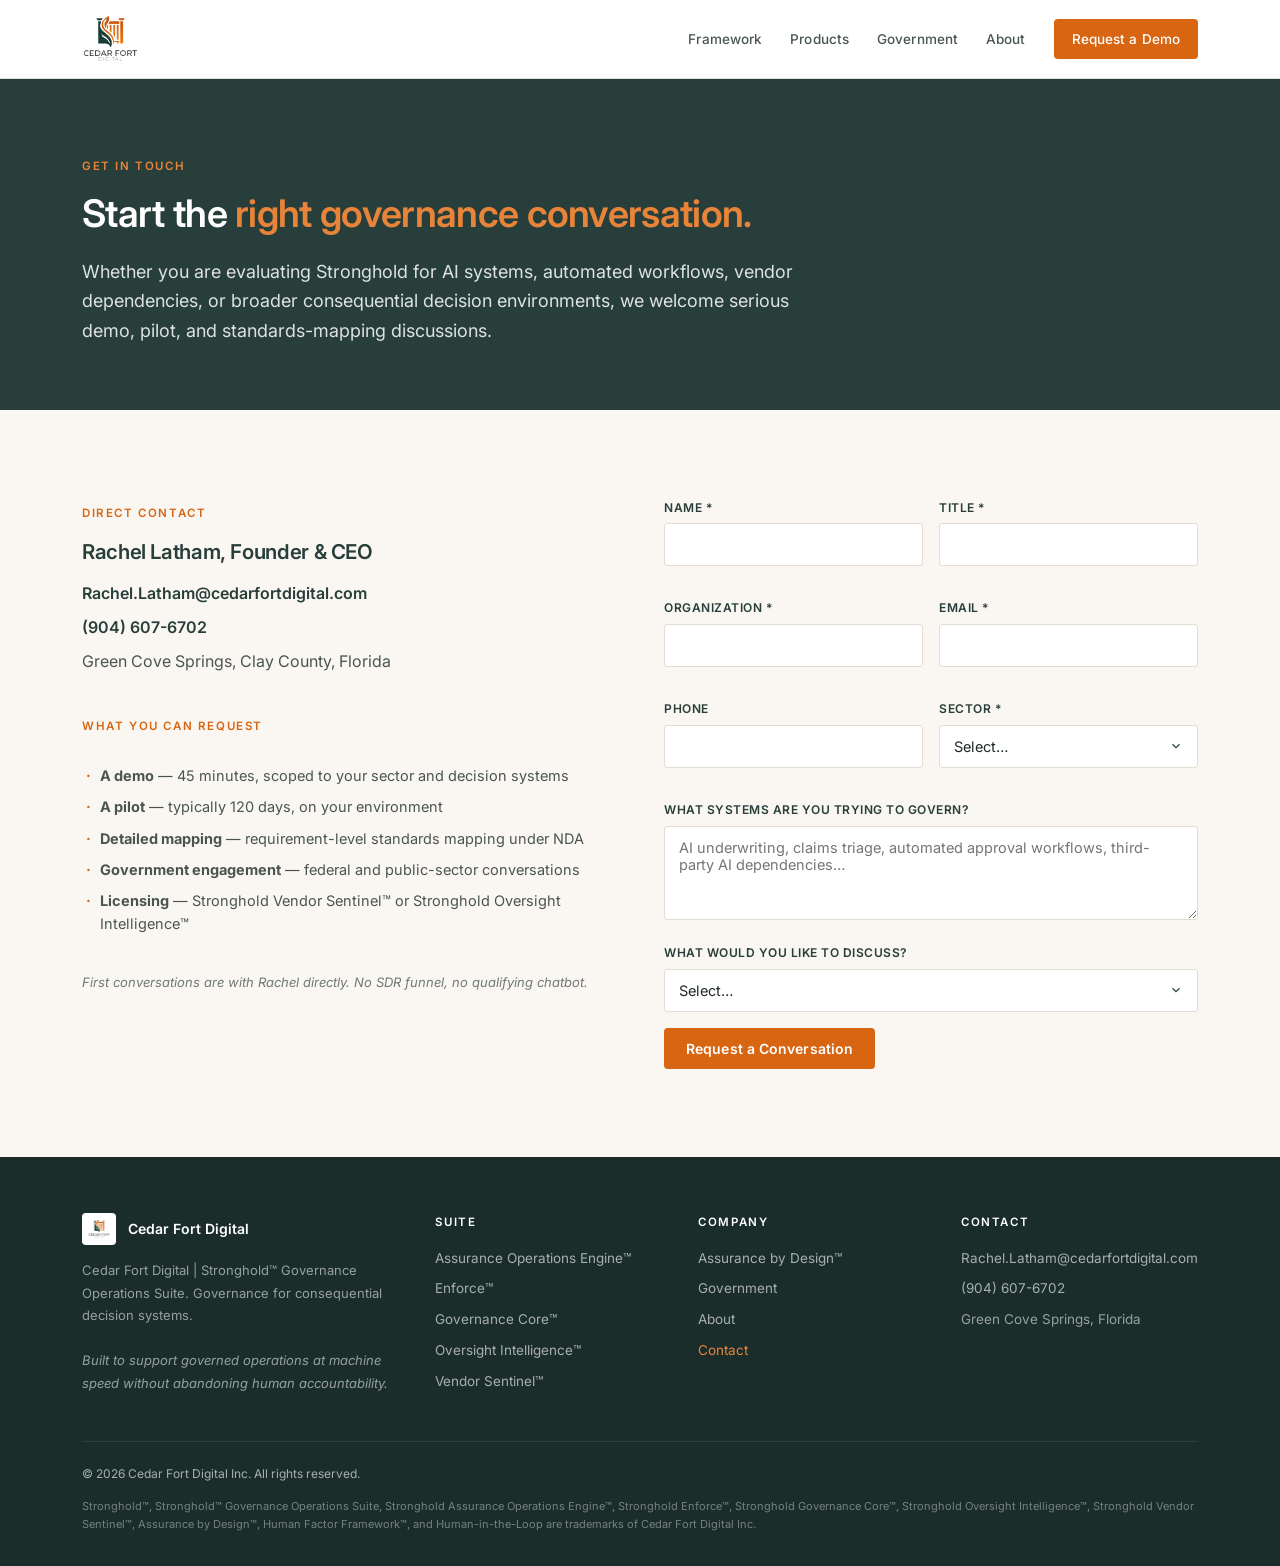
<file: contact.html>
<!DOCTYPE html>
<html lang="en">
<head>
<meta charset="UTF-8">
<meta name="viewport" content="width=device-width, initial-scale=1.0">
<title>Contact — Cedar Fort Digital</title>
<meta name="description" content="Start the right governance conversation. Demo, pilot, or detailed standards mapping under NDA.">
<link rel="icon" type="image/png" href="images/Logos/Stronghold%20Flat%20Copper%20Trans.PNG">
<link rel="preconnect" href="https://fonts.googleapis.com">
<link rel="preconnect" href="https://fonts.gstatic.com" crossorigin>
<link href="https://fonts.googleapis.com/css2?family=Inter:wght@400;500;600;700&display=swap" rel="stylesheet">
<link rel="stylesheet" href="assets/styles.css">
</head>
<body>

<nav class="site-nav">
<div class="container">
<a href="index.html" class="brand">
<img src="images/Logos/Cedar%20Fort%20Digital%20Logo%20Trans.png" alt="Cedar Fort Digital" style="background:#fff;padding:6px;border-radius:4px">
<span class="brand-text">Cedar Fort Digital</span>
</a>
<div class="links" id="navlinks">
<a href="assurance-by-design.html">Framework</a>
<a href="products.html">Products</a>
<a href="government.html">Government</a>
<a href="about.html">About</a>
<a href="contact.html" class="cta current">Request a Demo</a>
</div>
<button class="nav-toggle" aria-label="Toggle navigation">&#9776;</button>
</div>
</nav>

<section class="hero compact">
<div class="container">
<div class="eyebrow light">Get in touch</div>
<h1>Start the <span class="accent">right governance conversation.</span></h1>
<p class="lead">Whether you are evaluating Stronghold for AI systems, automated workflows, vendor dependencies, or broader consequential decision environments, we welcome serious demo, pilot, and standards-mapping discussions.</p>
</div>
</section>

<section class="section-cream">
<div class="container">
<div class="cols-2">
<div>
<div class="eyebrow">Direct contact</div>
<h3 style="margin-bottom:14px">Rachel Latham, Founder &amp; CEO</h3>
<p style="margin-bottom:6px"><a href="mailto:Rachel.Latham@cedarfortdigital.com" style="color:var(--green);font-weight:600">Rachel.Latham@cedarfortdigital.com</a></p>
<p style="margin-bottom:6px"><a href="tel:9046076702" style="color:var(--green);font-weight:600">(904) 607-6702</a></p>
<p style="color:var(--ink-soft);margin-bottom:0">Green Cove Springs, Clay County, Florida</p>

<div style="margin-top:36px">
<div class="eyebrow">What you can request</div>
<ul class="inline">
<li><strong>A demo</strong> — 45 minutes, scoped to your sector and decision systems</li>
<li><strong>A pilot</strong> — typically 120 days, on your environment</li>
<li><strong>Detailed mapping</strong> — requirement-level standards mapping under NDA</li>
<li><strong>Government engagement</strong> — federal and public-sector conversations</li>
<li><strong>Licensing</strong> — Stronghold Vendor Sentinel™ or Stronghold Oversight Intelligence™</li>
</ul>
</div>

<p style="margin-top:32px;color:var(--ink-mid);font-size:13px;font-style:italic">First conversations are with Rachel directly. No SDR funnel, no qualifying chatbot.</p>
</div>

<form class="contact-form" id="contact-form">
<div class="row">
<div class="field"><label>Name *</label><input type="text" required></div>
<div class="field"><label>Title *</label><input type="text" required></div>
</div>
<div class="row">
<div class="field"><label>Organization *</label><input type="text" required></div>
<div class="field"><label>Email *</label><input type="email" required></div>
</div>
<div class="row">
<div class="field"><label>Phone</label><input type="tel"></div>
<div class="field"><label>Sector *</label><select required>
<option value="">Select…</option>
<option>Life Insurance</option>
<option>Property &amp; Casualty</option>
<option>Financial Services</option>
<option>Healthcare</option>
<option>Government / Public Sector</option>
<option>Other</option>
</select></div>
</div>
<div class="field"><label>What systems are you trying to govern?</label><textarea rows="4" placeholder="AI underwriting, claims triage, automated approval workflows, third-party AI dependencies…"></textarea></div>
<div class="field"><label>What would you like to discuss?</label><select>
<option value="">Select…</option>
<option>Request a Demo</option>
<option>Discuss a Pilot</option>
<option>Request Detailed Mapping (NDA)</option>
<option>Government engagement</option>
<option>Licensing conversation</option>
</select></div>
<div class="cta-row" style="margin-top:8px">
<button type="submit" class="btn btn-primary submit">Request a Conversation</button>
</div>
</form>
</div>
</div>
</section>

<footer class="site-footer">
<div class="container">
<div class="footer-top">
<div class="brand-block">
<div class="brand-row">
<img src="images/Logos/Cedar%20Fort%20Digital%20Logo%20Trans.png" alt="Cedar Fort Digital" style="background:#fff;padding:6px;border-radius:4px">
<span>Cedar Fort Digital</span>
</div>
<p>Cedar Fort Digital | Stronghold™ Governance Operations Suite. Governance for consequential decision systems.</p>
<p class="footer-tagline">Built to support governed operations at machine speed without abandoning human accountability.</p>
</div>
<div class="col">
<h5>Suite</h5>
<a href="assurance-operations-engine.html">Assurance Operations Engine™</a>
<a href="enforce.html">Enforce™</a>
<a href="products.html#governance-core">Governance Core™</a>
<a href="products.html#oversight-intelligence">Oversight Intelligence™</a>
<a href="vendor-sentinel.html">Vendor Sentinel™</a>
</div>
<div class="col">
<h5>Company</h5>
<a href="assurance-by-design.html">Assurance by Design™</a>
<a href="government.html">Government</a>
<a href="about.html">About</a>
<a href="contact.html" class="current">Contact</a>
</div>
<div class="col">
<h5>Contact</h5>
<a href="mailto:Rachel.Latham@cedarfortdigital.com">Rachel.Latham@cedarfortdigital.com</a>
<a href="tel:9046076702">(904) 607-6702</a>
<span style="color:rgba(255,255,255,0.55);font-size:13.5px">Green Cove Springs, Florida</span>
</div>
</div>
<div class="footer-bottom">
<div class="row">
<span>&copy; 2026 Cedar Fort Digital Inc. All rights reserved.</span>
</div>
<p class="trademarks">Stronghold™, Stronghold™ Governance Operations Suite, Stronghold Assurance Operations Engine™, Stronghold Enforce™, Stronghold Governance Core™, Stronghold Oversight Intelligence™, Stronghold Vendor Sentinel™, Assurance by Design™, Human Factor Framework™, and Human-in-the-Loop are trademarks of Cedar Fort Digital Inc.</p>
</div>
</div>
</footer>

<script src="assets/site.js"></script>
</body>
</html>
</file>
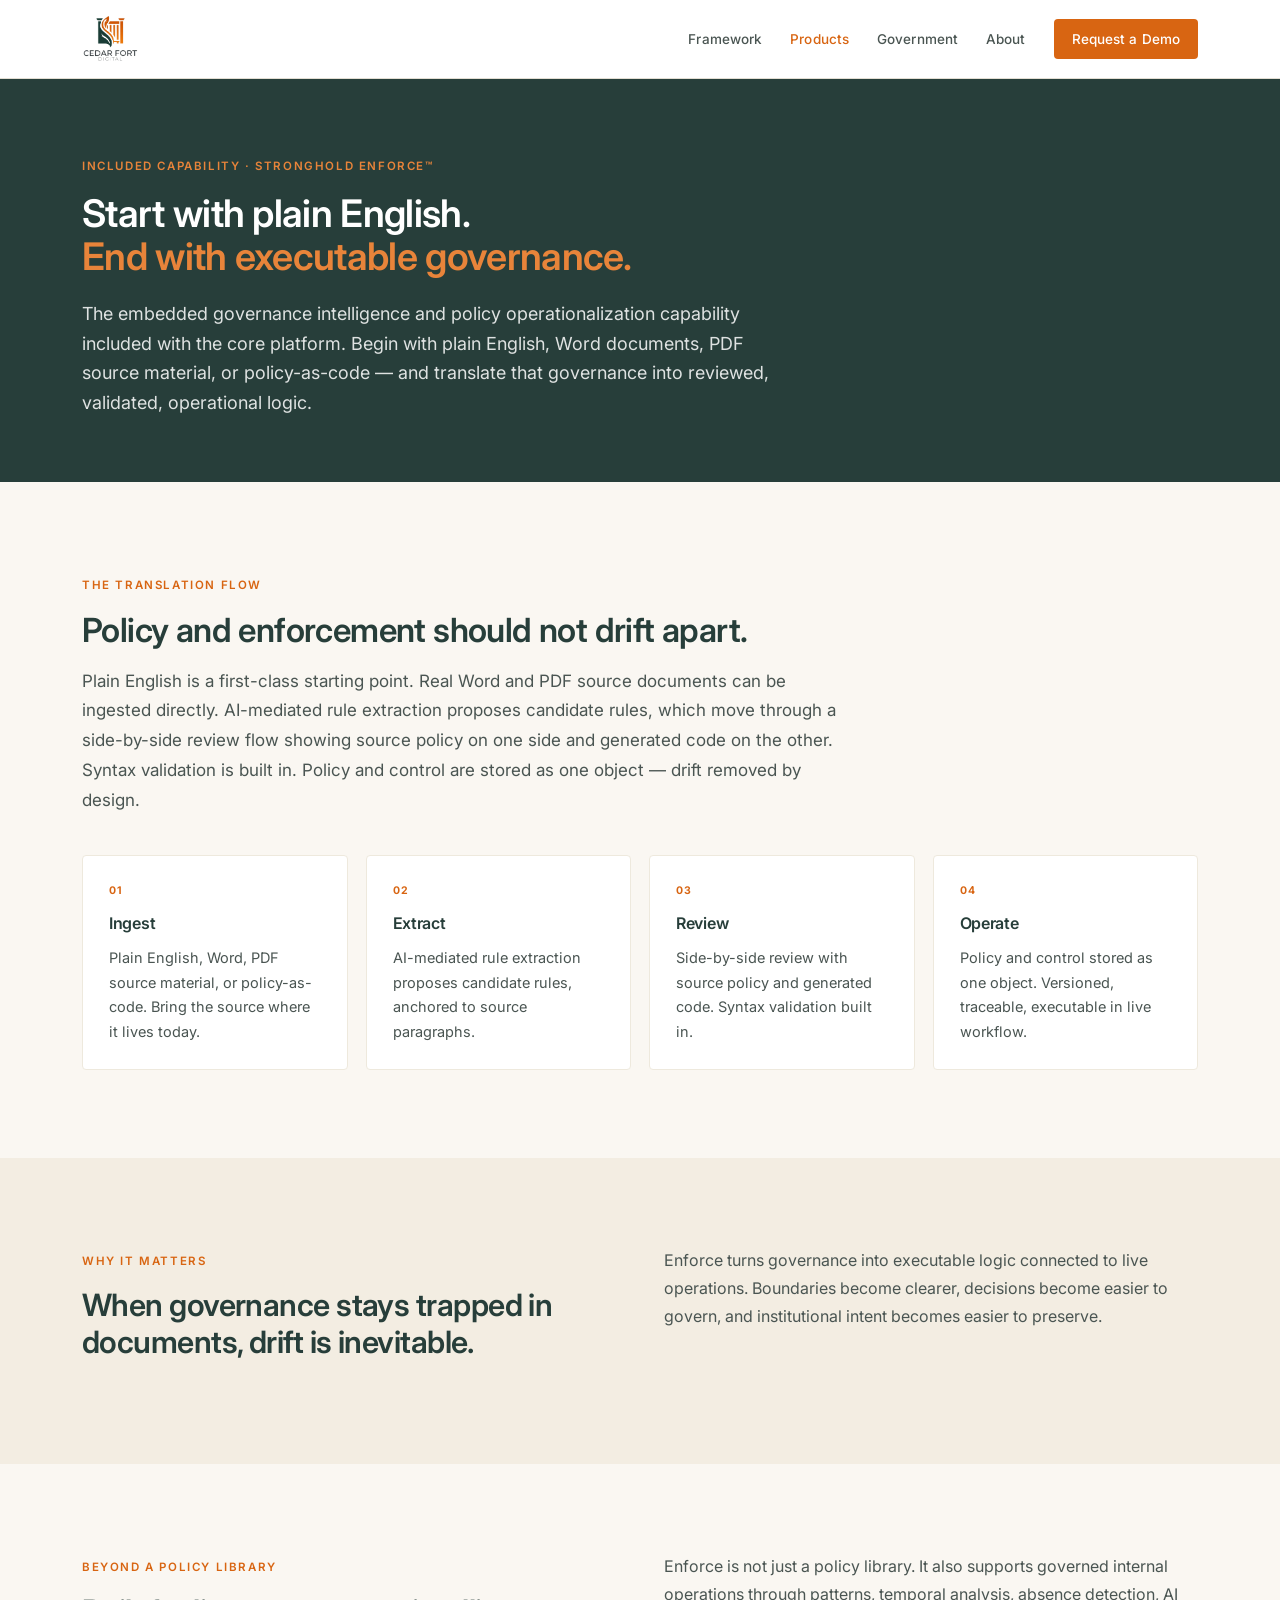
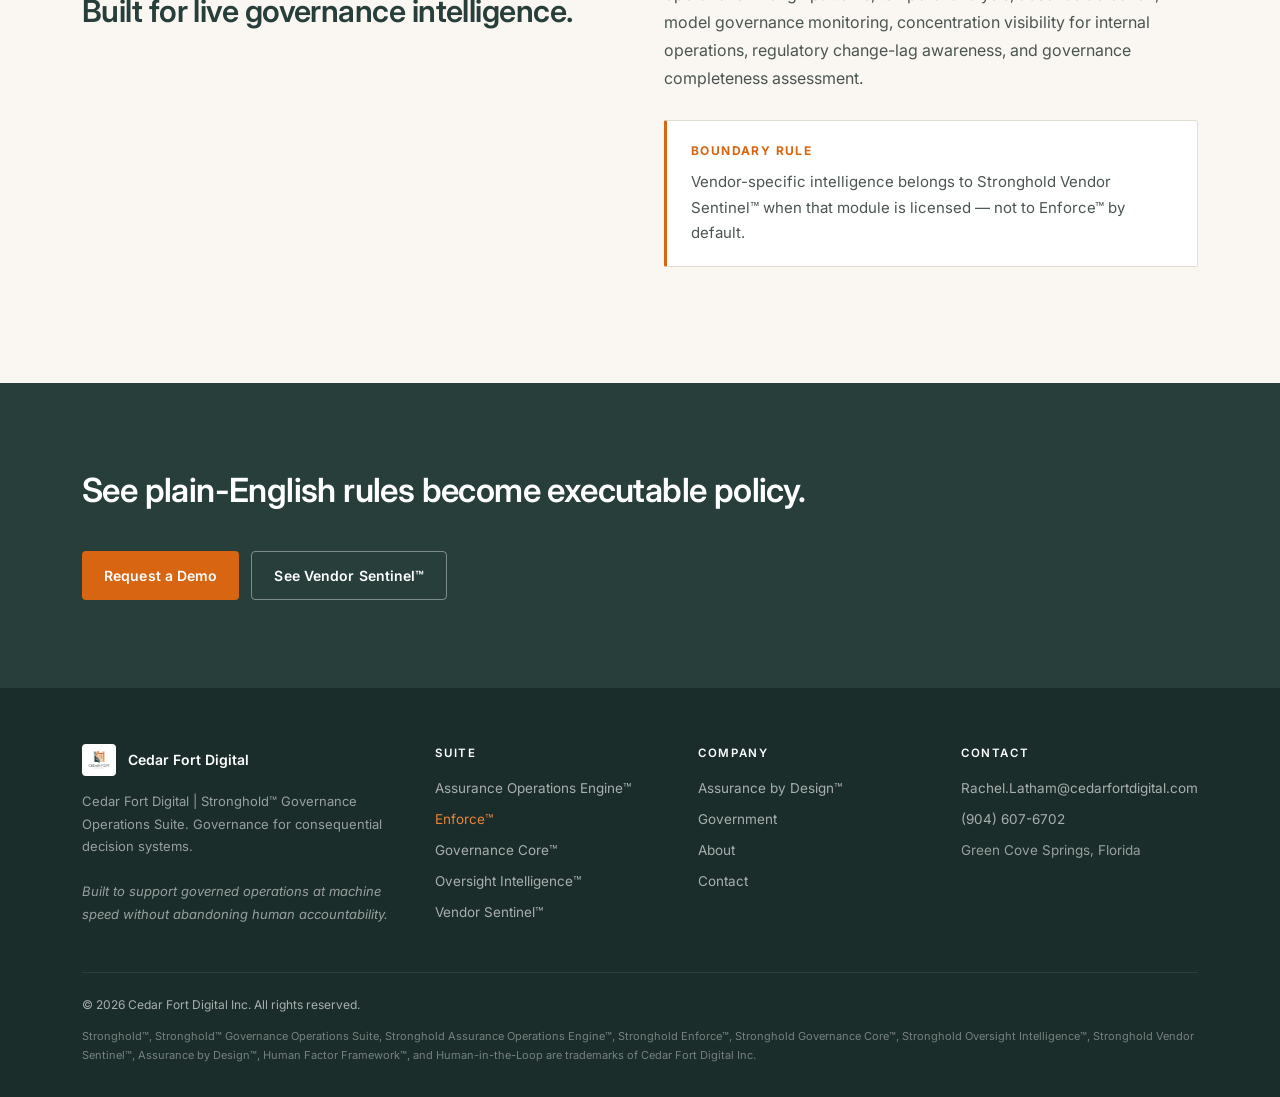
<file: enforce.html>
<!DOCTYPE html>
<html lang="en">
<head>
<meta charset="UTF-8">
<meta name="viewport" content="width=device-width, initial-scale=1.0">
<title>Stronghold Enforce™ — Cedar Fort Digital</title>
<meta name="description" content="Plain English to executable governance. The included embedded governance intelligence and policy operationalization capability.">
<link rel="icon" type="image/png" href="images/Logos/Stronghold%20Flat%20Copper%20Trans.PNG">
<link rel="preconnect" href="https://fonts.googleapis.com">
<link rel="preconnect" href="https://fonts.gstatic.com" crossorigin>
<link href="https://fonts.googleapis.com/css2?family=Inter:wght@400;500;600;700&display=swap" rel="stylesheet">
<link rel="stylesheet" href="assets/styles.css">
</head>
<body>

<nav class="site-nav">
<div class="container">
<a href="index.html" class="brand">
<img src="images/Logos/Cedar%20Fort%20Digital%20Logo%20Trans.png" alt="Cedar Fort Digital" style="background:#fff;padding:6px;border-radius:4px">
<span class="brand-text">Cedar Fort Digital</span>
</a>
<div class="links" id="navlinks">
<a href="assurance-by-design.html">Framework</a>
<a href="products.html" class="current">Products</a>
<a href="government.html">Government</a>
<a href="about.html">About</a>
<a href="contact.html" class="cta">Request a Demo</a>
</div>
<button class="nav-toggle" aria-label="Toggle navigation">&#9776;</button>
</div>
</nav>

<section class="hero compact">
<div class="container">
<div class="eyebrow light">Included Capability · Stronghold Enforce™</div>
<h1>Start with plain English.<br><span class="accent">End with executable governance.</span></h1>
<p class="lead">The embedded governance intelligence and policy operationalization capability included with the core platform. Begin with plain English, Word documents, PDF source material, or policy-as-code — and translate that governance into reviewed, validated, operational logic.</p>
</div>
</section>

<section class="section-cream">
<div class="container">
<div class="section-header">
<div class="eyebrow">The translation flow</div>
<h2>Policy and enforcement should not drift apart.</h2>
<p>Plain English is a first-class starting point. Real Word and PDF source documents can be ingested directly. AI-mediated rule extraction proposes candidate rules, which move through a side-by-side review flow showing source policy on one side and generated code on the other. Syntax validation is built in. Policy and control are stored as one object — drift removed by design.</p>
</div>
<div class="card-grid cols-4" style="margin-top:24px">
<div class="card">
<span class="card-tag">01</span>
<h4>Ingest</h4>
<p>Plain English, Word, PDF source material, or policy-as-code. Bring the source where it lives today.</p>
</div>
<div class="card">
<span class="card-tag">02</span>
<h4>Extract</h4>
<p>AI-mediated rule extraction proposes candidate rules, anchored to source paragraphs.</p>
</div>
<div class="card">
<span class="card-tag">03</span>
<h4>Review</h4>
<p>Side-by-side review with source policy and generated code. Syntax validation built in.</p>
</div>
<div class="card">
<span class="card-tag">04</span>
<h4>Operate</h4>
<p>Policy and control stored as one object. Versioned, traceable, executable in live workflow.</p>
</div>
</div>
</div>
</section>

<section class="section-warm">
<div class="container">
<div class="cols-2">
<div>
<div class="eyebrow">Why it matters</div>
<h2>When governance stays trapped in documents, drift is inevitable.</h2>
</div>
<div class="body-text">
<p>Enforce turns governance into executable logic connected to live operations. Boundaries become clearer, decisions become easier to govern, and institutional intent becomes easier to preserve.</p>
</div>
</div>
</div>
</section>

<section class="section-cream">
<div class="container">
<div class="cols-2">
<div>
<div class="eyebrow">Beyond a policy library</div>
<h2>Built for live governance intelligence.</h2>
</div>
<div class="body-text">
<p>Enforce is not just a policy library. It also supports governed internal operations through patterns, temporal analysis, absence detection, AI model governance monitoring, concentration visibility for internal operations, regulatory change-lag awareness, and governance completeness assessment.</p>
<div class="note">
<h4>Boundary rule</h4>
<p>Vendor-specific intelligence belongs to Stronghold Vendor Sentinel™ when that module is licensed — not to Enforce™ by default.</p>
</div>
</div>
</div>
</div>
</section>

<section class="section-green">
<div class="container">
<div class="section-header" style="max-width:760px">
<h2>See plain-English rules become executable policy.</h2>
</div>
<div class="cta-row">
<a href="contact.html" class="btn btn-primary">Request a Demo</a>
<a href="vendor-sentinel.html" class="btn btn-ghost">See Vendor Sentinel™</a>
</div>
</div>
</section>

<footer class="site-footer">
<div class="container">
<div class="footer-top">
<div class="brand-block">
<div class="brand-row">
<img src="images/Logos/Cedar%20Fort%20Digital%20Logo%20Trans.png" alt="Cedar Fort Digital" style="background:#fff;padding:6px;border-radius:4px">
<span>Cedar Fort Digital</span>
</div>
<p>Cedar Fort Digital | Stronghold™ Governance Operations Suite. Governance for consequential decision systems.</p>
<p class="footer-tagline">Built to support governed operations at machine speed without abandoning human accountability.</p>
</div>
<div class="col">
<h5>Suite</h5>
<a href="assurance-operations-engine.html">Assurance Operations Engine™</a>
<a href="enforce.html" class="current">Enforce™</a>
<a href="products.html#governance-core">Governance Core™</a>
<a href="products.html#oversight-intelligence">Oversight Intelligence™</a>
<a href="vendor-sentinel.html">Vendor Sentinel™</a>
</div>
<div class="col">
<h5>Company</h5>
<a href="assurance-by-design.html">Assurance by Design™</a>
<a href="government.html">Government</a>
<a href="about.html">About</a>
<a href="contact.html">Contact</a>
</div>
<div class="col">
<h5>Contact</h5>
<a href="mailto:Rachel.Latham@cedarfortdigital.com">Rachel.Latham@cedarfortdigital.com</a>
<a href="tel:9046076702">(904) 607-6702</a>
<span style="color:rgba(255,255,255,0.55);font-size:13.5px">Green Cove Springs, Florida</span>
</div>
</div>
<div class="footer-bottom">
<div class="row">
<span>&copy; 2026 Cedar Fort Digital Inc. All rights reserved.</span>
</div>
<p class="trademarks">Stronghold™, Stronghold™ Governance Operations Suite, Stronghold Assurance Operations Engine™, Stronghold Enforce™, Stronghold Governance Core™, Stronghold Oversight Intelligence™, Stronghold Vendor Sentinel™, Assurance by Design™, Human Factor Framework™, and Human-in-the-Loop are trademarks of Cedar Fort Digital Inc.</p>
</div>
</div>
</footer>

<script src="assets/site.js"></script>
</body>
</html>
</file>
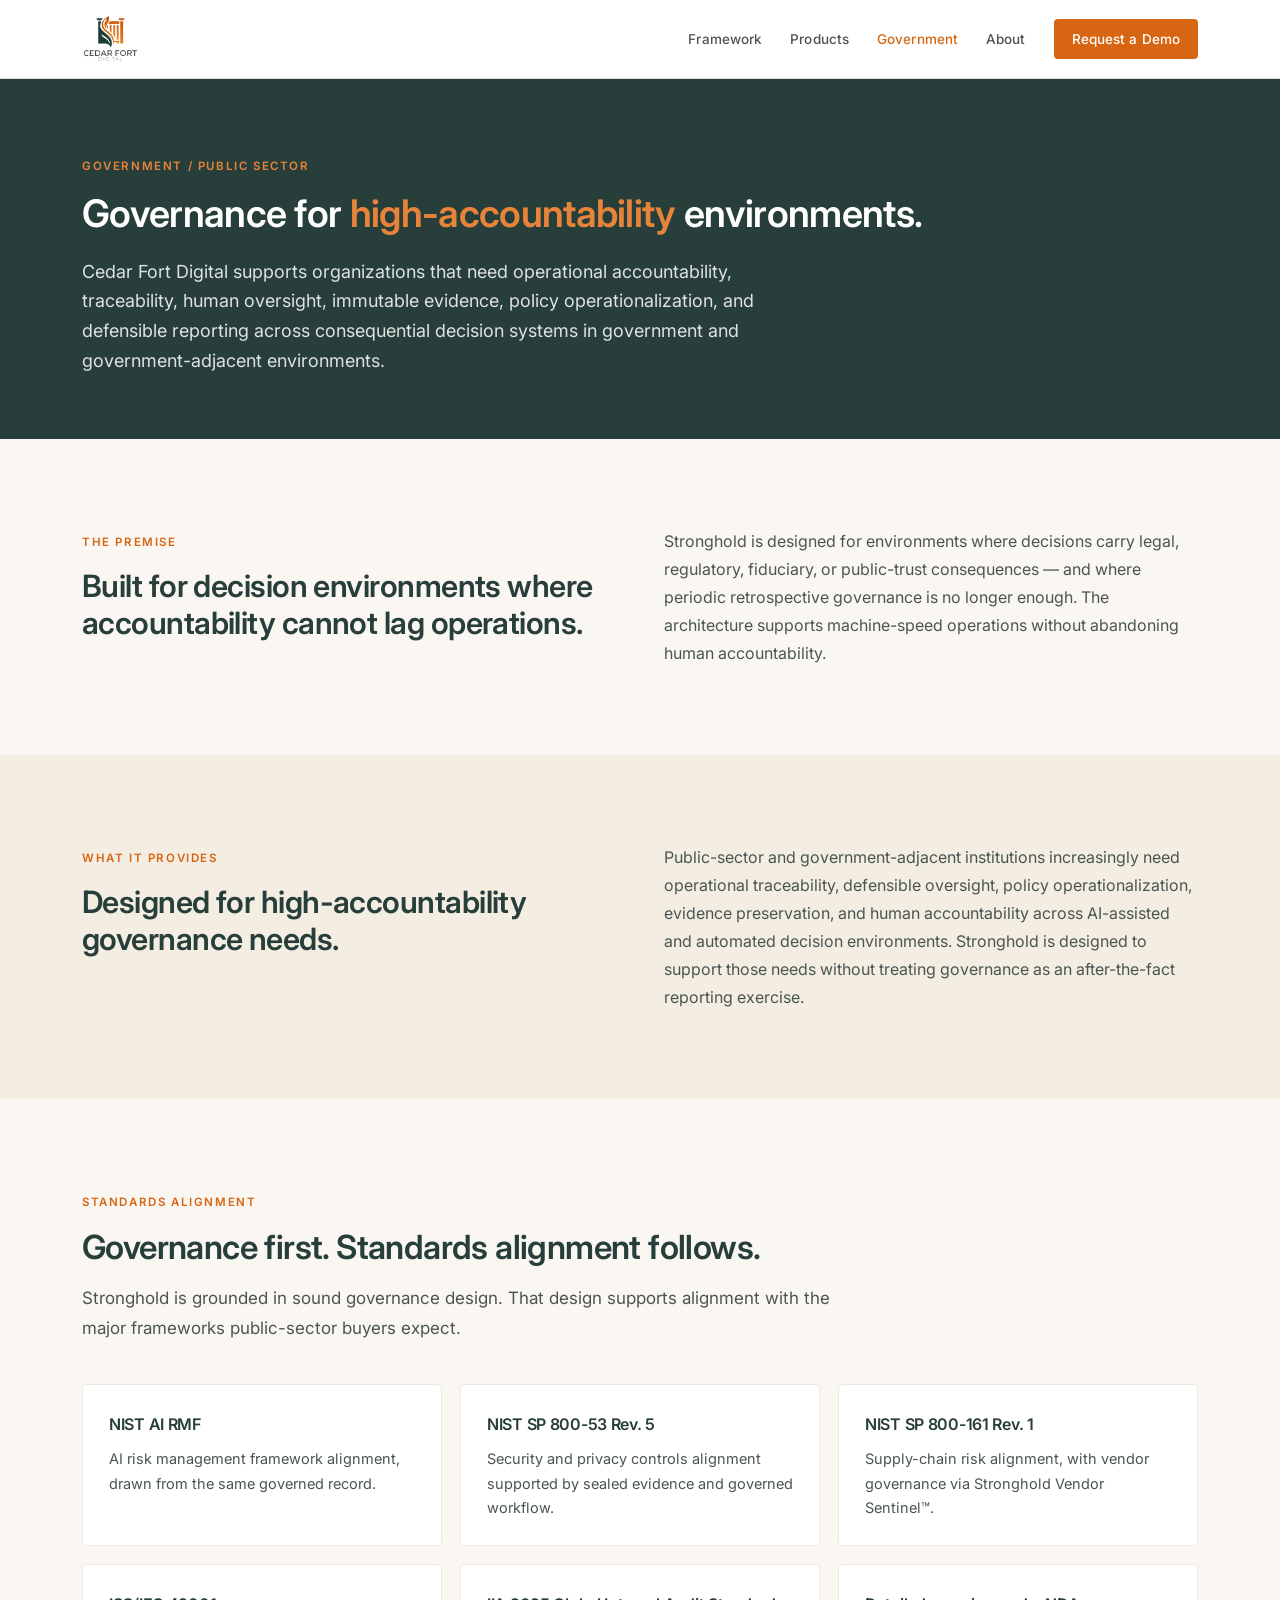
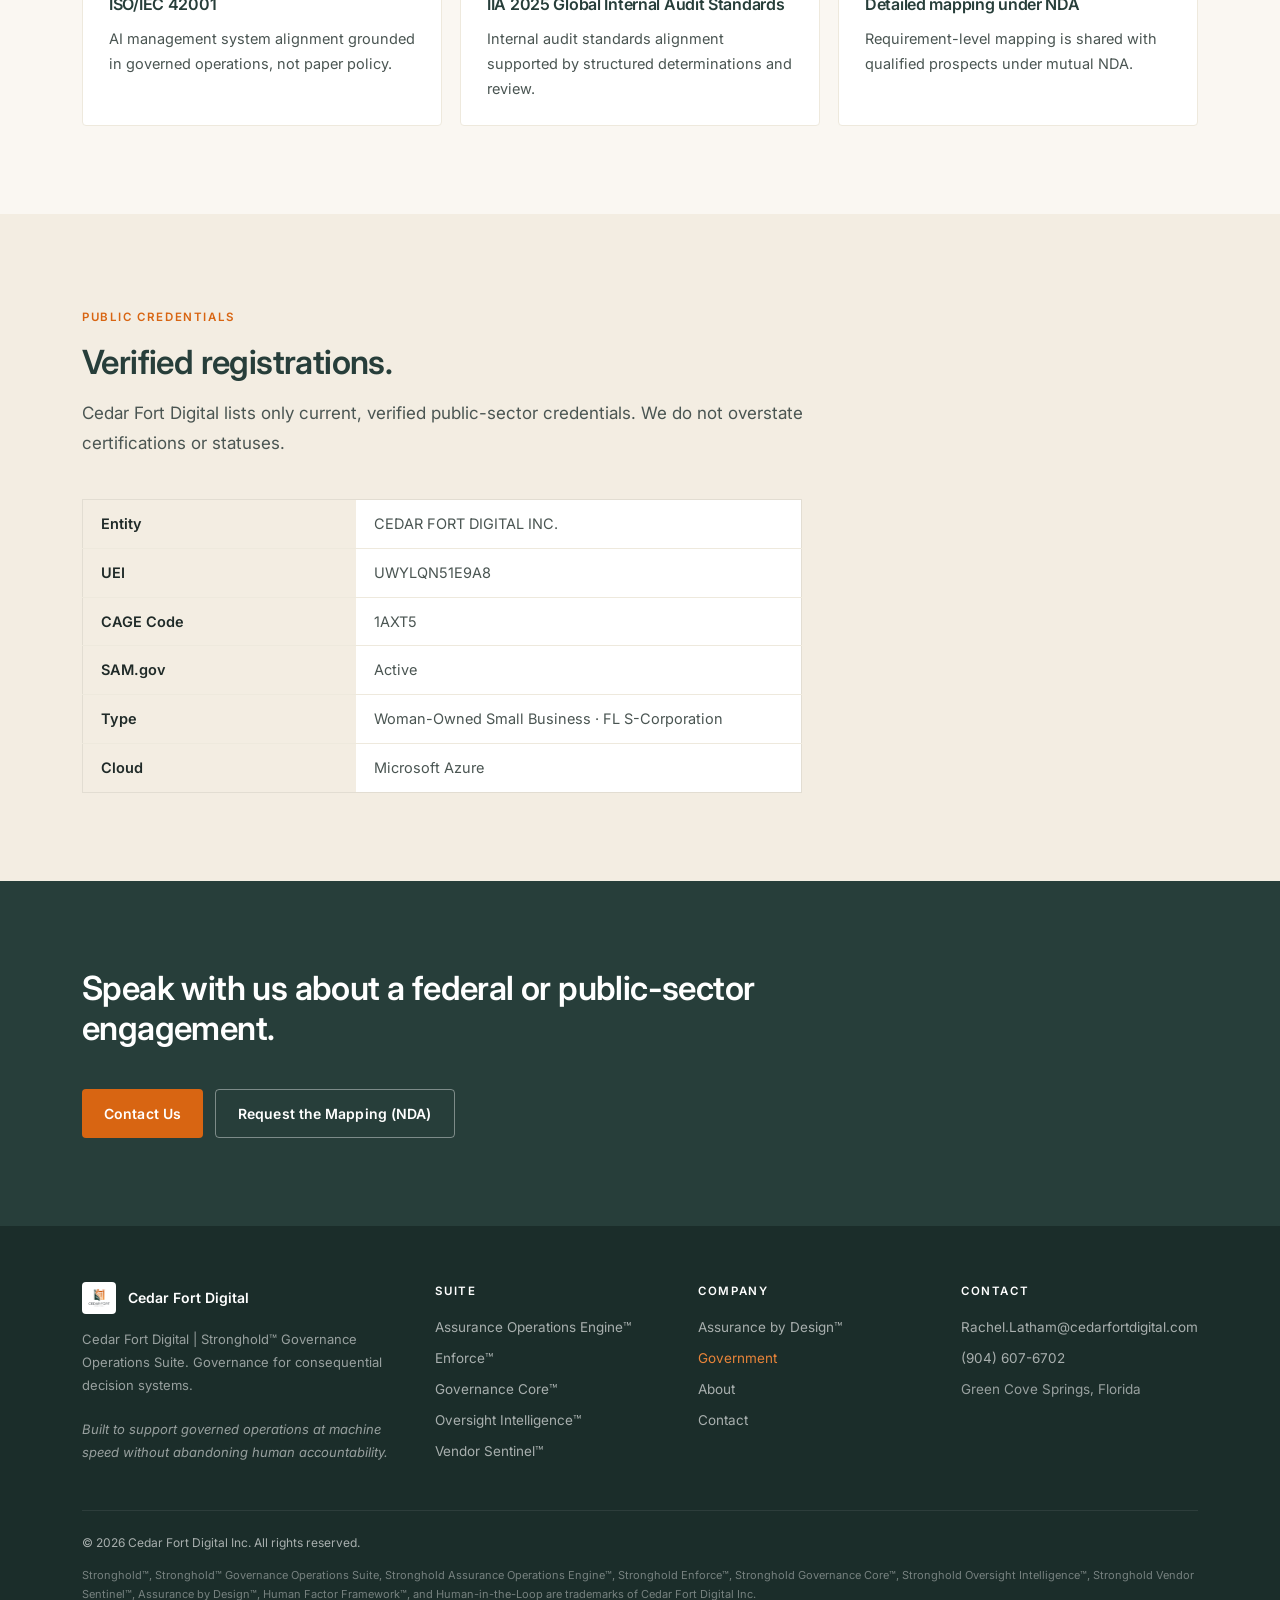
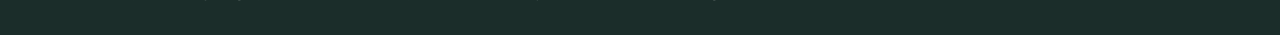
<file: government.html>
<!DOCTYPE html>
<html lang="en">
<head>
<meta charset="UTF-8">
<meta name="viewport" content="width=device-width, initial-scale=1.0">
<title>Government &amp; Public Sector — Cedar Fort Digital</title>
<meta name="description" content="Operational accountability, traceability, human oversight, immutable evidence, and defensible reporting for high-accountability decision environments.">
<link rel="icon" type="image/png" href="images/Logos/Stronghold%20Flat%20Copper%20Trans.PNG">
<link rel="preconnect" href="https://fonts.googleapis.com">
<link rel="preconnect" href="https://fonts.gstatic.com" crossorigin>
<link href="https://fonts.googleapis.com/css2?family=Inter:wght@400;500;600;700&display=swap" rel="stylesheet">
<link rel="stylesheet" href="assets/styles.css">
</head>
<body>

<nav class="site-nav">
<div class="container">
<a href="index.html" class="brand">
<img src="images/Logos/Cedar%20Fort%20Digital%20Logo%20Trans.png" alt="Cedar Fort Digital" style="background:#fff;padding:6px;border-radius:4px">
<span class="brand-text">Cedar Fort Digital</span>
</a>
<div class="links" id="navlinks">
<a href="assurance-by-design.html">Framework</a>
<a href="products.html">Products</a>
<a href="government.html" class="current">Government</a>
<a href="about.html">About</a>
<a href="contact.html" class="cta">Request a Demo</a>
</div>
<button class="nav-toggle" aria-label="Toggle navigation">&#9776;</button>
</div>
</nav>

<section class="hero compact">
<div class="container">
<div class="eyebrow light">Government / Public Sector</div>
<h1>Governance for <span class="accent">high-accountability</span> environments.</h1>
<p class="lead">Cedar Fort Digital supports organizations that need operational accountability, traceability, human oversight, immutable evidence, policy operationalization, and defensible reporting across consequential decision systems in government and government-adjacent environments.</p>
</div>
</section>

<section class="section-cream">
<div class="container">
<div class="cols-2">
<div>
<div class="eyebrow">The premise</div>
<h2>Built for decision environments where accountability cannot lag operations.</h2>
</div>
<div class="body-text">
<p>Stronghold is designed for environments where decisions carry legal, regulatory, fiduciary, or public-trust consequences — and where periodic retrospective governance is no longer enough. The architecture supports machine-speed operations without abandoning human accountability.</p>
</div>
</div>
</div>
</section>

<section class="section-warm">
<div class="container">
<div class="cols-2">
<div>
<div class="eyebrow">What it provides</div>
<h2>Designed for high-accountability governance needs.</h2>
</div>
<div class="body-text">
<p>Public-sector and government-adjacent institutions increasingly need operational traceability, defensible oversight, policy operationalization, evidence preservation, and human accountability across AI-assisted and automated decision environments. Stronghold is designed to support those needs without treating governance as an after-the-fact reporting exercise.</p>
</div>
</div>
</div>
</section>

<section class="section-cream">
<div class="container">
<div class="section-header">
<div class="eyebrow">Standards alignment</div>
<h2>Governance first. Standards alignment follows.</h2>
<p>Stronghold is grounded in sound governance design. That design supports alignment with the major frameworks public-sector buyers expect.</p>
</div>
<div class="card-grid cols-3">
<div class="card"><h4>NIST AI RMF</h4><p>AI risk management framework alignment, drawn from the same governed record.</p></div>
<div class="card"><h4>NIST SP 800-53 Rev. 5</h4><p>Security and privacy controls alignment supported by sealed evidence and governed workflow.</p></div>
<div class="card"><h4>NIST SP 800-161 Rev. 1</h4><p>Supply-chain risk alignment, with vendor governance via Stronghold Vendor Sentinel™.</p></div>
<div class="card"><h4>ISO/IEC 42001</h4><p>AI management system alignment grounded in governed operations, not paper policy.</p></div>
<div class="card"><h4>IIA 2025 Global Internal Audit Standards</h4><p>Internal audit standards alignment supported by structured determinations and review.</p></div>
<div class="card"><h4>Detailed mapping under NDA</h4><p>Requirement-level mapping is shared with qualified prospects under mutual NDA.</p></div>
</div>
</div>
</section>

<section class="section-warm">
<div class="container">
<div class="section-header">
<div class="eyebrow">Public credentials</div>
<h2>Verified registrations.</h2>
<p>Cedar Fort Digital lists only current, verified public-sector credentials. We do not overstate certifications or statuses.</p>
</div>
<table class="facts-table" style="max-width:720px">
<tr><td>Entity</td><td>CEDAR FORT DIGITAL INC.</td></tr>
<tr><td>UEI</td><td>UWYLQN51E9A8</td></tr>
<tr><td>CAGE Code</td><td>1AXT5</td></tr>
<tr><td>SAM.gov</td><td>Active</td></tr>
<tr><td>Type</td><td>Woman-Owned Small Business · FL S-Corporation</td></tr>
<tr><td>Cloud</td><td>Microsoft Azure</td></tr>
</table>
</div>
</section>

<section class="section-green">
<div class="container">
<div class="section-header" style="max-width:760px">
<h2>Speak with us about a federal or public-sector engagement.</h2>
</div>
<div class="cta-row">
<a href="contact.html" class="btn btn-primary">Contact Us</a>
<a href="contact.html" class="btn btn-ghost">Request the Mapping (NDA)</a>
</div>
</div>
</section>

<footer class="site-footer">
<div class="container">
<div class="footer-top">
<div class="brand-block">
<div class="brand-row">
<img src="images/Logos/Cedar%20Fort%20Digital%20Logo%20Trans.png" alt="Cedar Fort Digital" style="background:#fff;padding:6px;border-radius:4px">
<span>Cedar Fort Digital</span>
</div>
<p>Cedar Fort Digital | Stronghold™ Governance Operations Suite. Governance for consequential decision systems.</p>
<p class="footer-tagline">Built to support governed operations at machine speed without abandoning human accountability.</p>
</div>
<div class="col">
<h5>Suite</h5>
<a href="assurance-operations-engine.html">Assurance Operations Engine™</a>
<a href="enforce.html">Enforce™</a>
<a href="products.html#governance-core">Governance Core™</a>
<a href="products.html#oversight-intelligence">Oversight Intelligence™</a>
<a href="vendor-sentinel.html">Vendor Sentinel™</a>
</div>
<div class="col">
<h5>Company</h5>
<a href="assurance-by-design.html">Assurance by Design™</a>
<a href="government.html" class="current">Government</a>
<a href="about.html">About</a>
<a href="contact.html">Contact</a>
</div>
<div class="col">
<h5>Contact</h5>
<a href="mailto:Rachel.Latham@cedarfortdigital.com">Rachel.Latham@cedarfortdigital.com</a>
<a href="tel:9046076702">(904) 607-6702</a>
<span style="color:rgba(255,255,255,0.55);font-size:13.5px">Green Cove Springs, Florida</span>
</div>
</div>
<div class="footer-bottom">
<div class="row">
<span>&copy; 2026 Cedar Fort Digital Inc. All rights reserved.</span>
</div>
<p class="trademarks">Stronghold™, Stronghold™ Governance Operations Suite, Stronghold Assurance Operations Engine™, Stronghold Enforce™, Stronghold Governance Core™, Stronghold Oversight Intelligence™, Stronghold Vendor Sentinel™, Assurance by Design™, Human Factor Framework™, and Human-in-the-Loop are trademarks of Cedar Fort Digital Inc.</p>
</div>
</div>
</footer>

<script src="assets/site.js"></script>
</body>
</html>
</file>
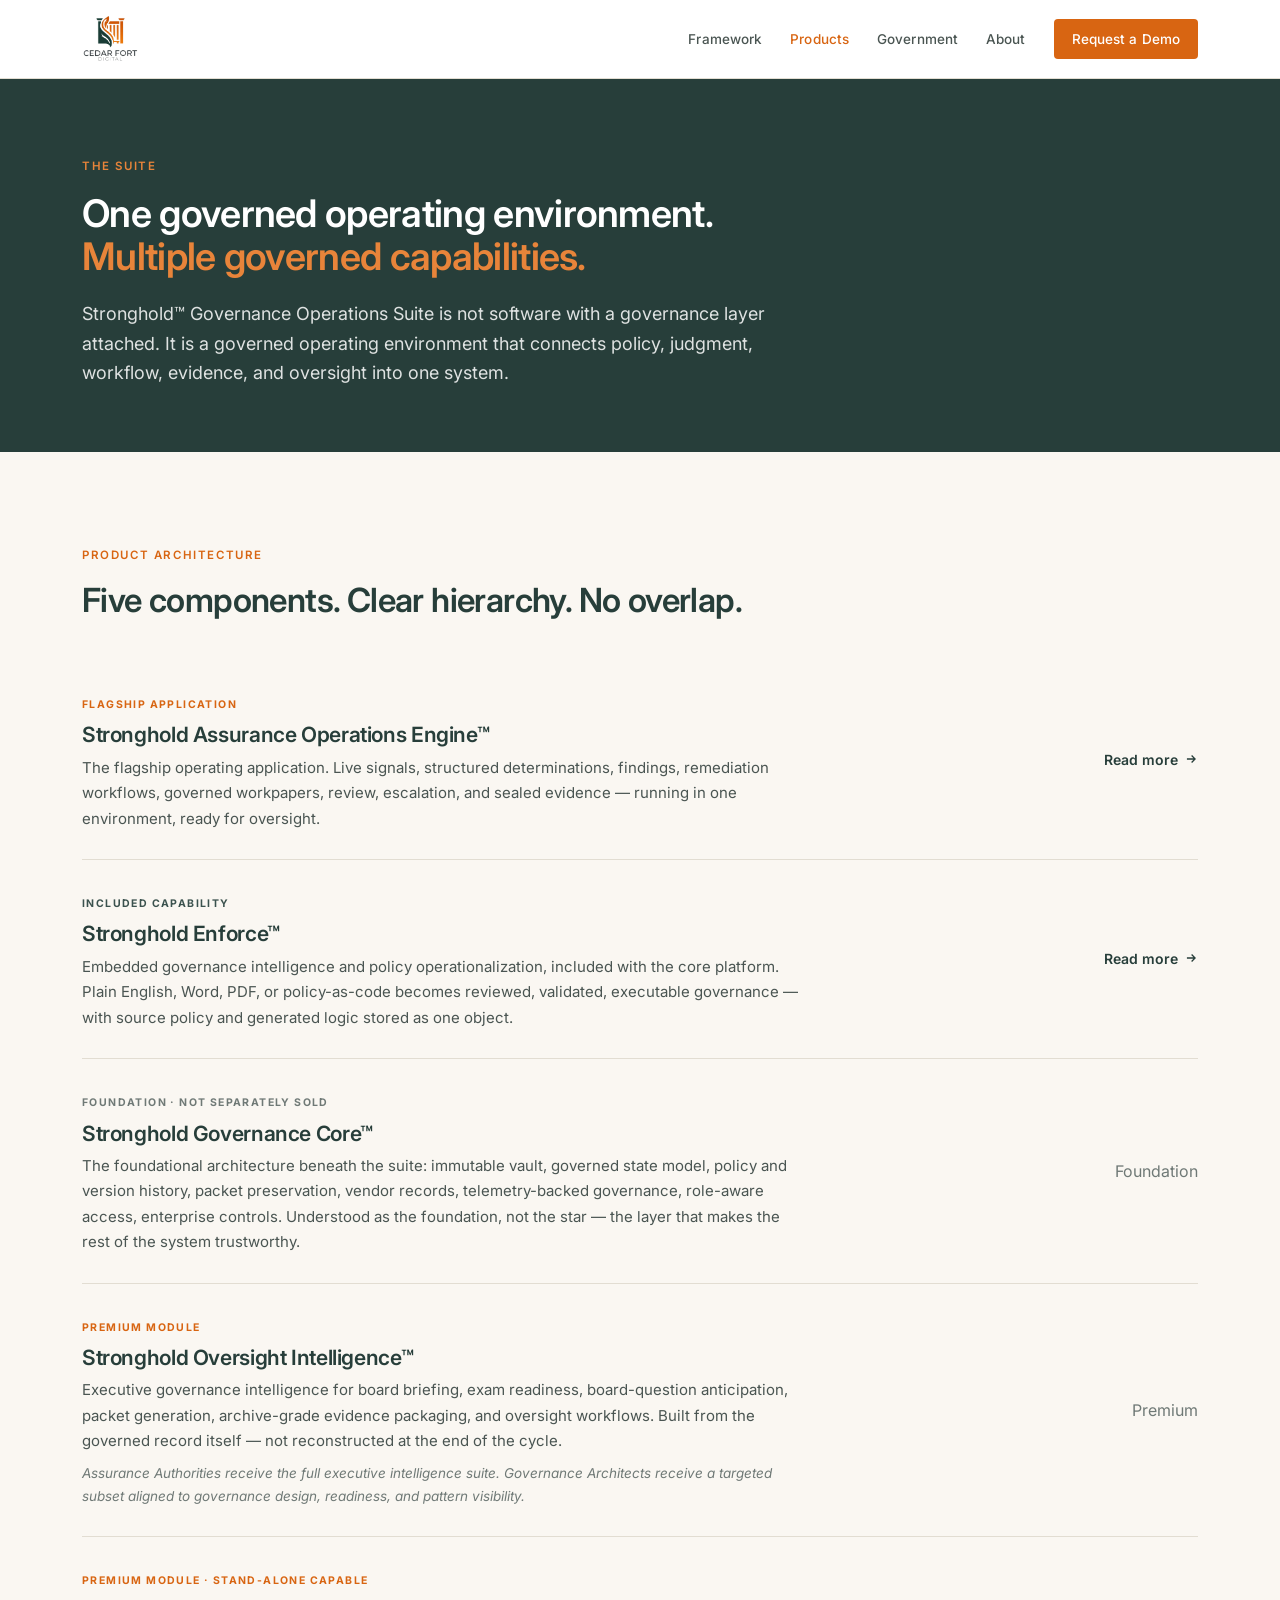
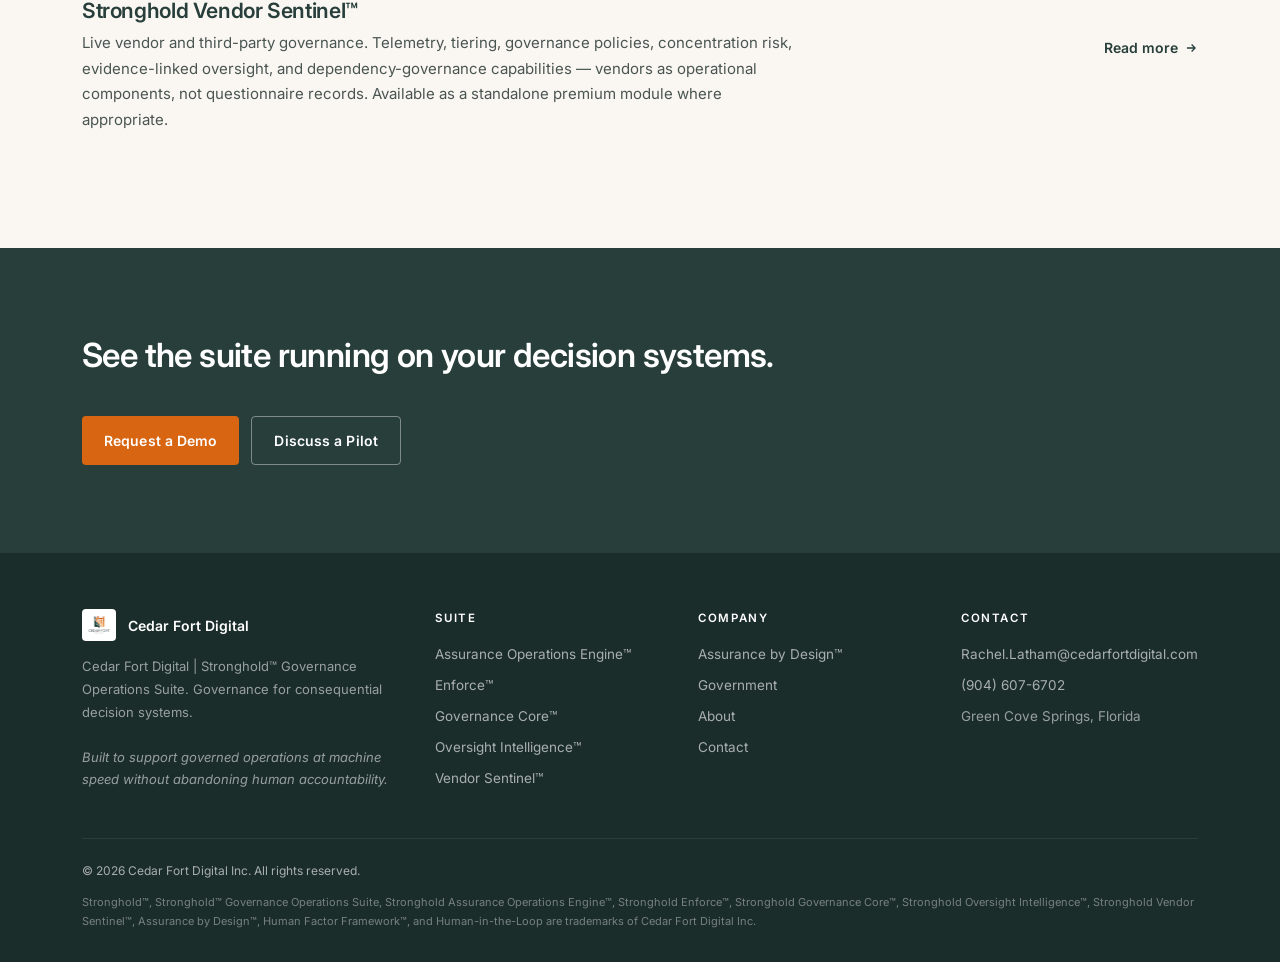
<file: products.html>
<!DOCTYPE html>
<html lang="en">
<head>
<meta charset="UTF-8">
<meta name="viewport" content="width=device-width, initial-scale=1.0">
<title>Products — Stronghold™ Governance Operations Suite</title>
<meta name="description" content="One governed operating environment. Multiple governed capabilities. The Stronghold™ Governance Operations Suite.">
<link rel="icon" type="image/png" href="images/Logos/Stronghold%20Flat%20Copper%20Trans.PNG">
<link rel="preconnect" href="https://fonts.googleapis.com">
<link rel="preconnect" href="https://fonts.gstatic.com" crossorigin>
<link href="https://fonts.googleapis.com/css2?family=Inter:wght@400;500;600;700&display=swap" rel="stylesheet">
<link rel="stylesheet" href="assets/styles.css">
</head>
<body>

<nav class="site-nav">
<div class="container">
<a href="index.html" class="brand">
<img src="images/Logos/Cedar%20Fort%20Digital%20Logo%20Trans.png" alt="Cedar Fort Digital" style="background:#fff;padding:6px;border-radius:4px">
<span class="brand-text">Cedar Fort Digital</span>
</a>
<div class="links" id="navlinks">
<a href="assurance-by-design.html">Framework</a>
<a href="products.html" class="current">Products</a>
<a href="government.html">Government</a>
<a href="about.html">About</a>
<a href="contact.html" class="cta">Request a Demo</a>
</div>
<button class="nav-toggle" aria-label="Toggle navigation">&#9776;</button>
</div>
</nav>

<section class="hero compact">
<div class="container">
<div class="eyebrow light">The Suite</div>
<h1>One governed operating environment.<br><span class="accent">Multiple governed capabilities.</span></h1>
<p class="lead">Stronghold™ Governance Operations Suite is not software with a governance layer attached. It is a governed operating environment that connects policy, judgment, workflow, evidence, and oversight into one system.</p>
</div>
</section>

<section class="section-cream">
<div class="container">
<div class="section-header">
<div class="eyebrow">Product Architecture</div>
<h2>Five components. Clear hierarchy. No overlap.</h2>
</div>
<div>
<div class="product-row">
<div class="product-info">
<span class="tag">Flagship Application</span>
<h3>Stronghold Assurance Operations Engine™</h3>
<p>The flagship operating application. Live signals, structured determinations, findings, remediation workflows, governed workpapers, review, escalation, and sealed evidence — running in one environment, ready for oversight.</p>
</div>
<a href="assurance-operations-engine.html" class="read-more">Read more
<svg class="btn-arrow" viewBox="0 0 24 24" fill="none" stroke="currentColor" stroke-width="2.2"><path d="M5 12h14M13 6l6 6-6 6"/></svg>
</a>
</div>
<div class="product-row">
<div class="product-info">
<span class="tag included">Included Capability</span>
<h3>Stronghold Enforce™</h3>
<p>Embedded governance intelligence and policy operationalization, included with the core platform. Plain English, Word, PDF, or policy-as-code becomes reviewed, validated, executable governance — with source policy and generated logic stored as one object.</p>
</div>
<a href="enforce.html" class="read-more">Read more
<svg class="btn-arrow" viewBox="0 0 24 24" fill="none" stroke="currentColor" stroke-width="2.2"><path d="M5 12h14M13 6l6 6-6 6"/></svg>
</a>
</div>
<div class="product-row" id="governance-core">
<div class="product-info">
<span class="tag foundation">Foundation · Not separately sold</span>
<h3>Stronghold Governance Core™</h3>
<p>The foundational architecture beneath the suite: immutable vault, governed state model, policy and version history, packet preservation, vendor records, telemetry-backed governance, role-aware access, enterprise controls. Understood as the foundation, not the star — the layer that makes the rest of the system trustworthy.</p>
</div>
<span class="read-more" style="color:var(--ink-mid);cursor:default">Foundation</span>
</div>
<div class="product-row" id="oversight-intelligence">
<div class="product-info">
<span class="tag">Premium Module</span>
<h3>Stronghold Oversight Intelligence™</h3>
<p>Executive governance intelligence for board briefing, exam readiness, board-question anticipation, packet generation, archive-grade evidence packaging, and oversight workflows. Built from the governed record itself — not reconstructed at the end of the cycle.</p>
<p style="font-size:13.5px;color:var(--ink-mid);margin-top:8px"><em>Assurance Authorities receive the full executive intelligence suite. Governance Architects receive a targeted subset aligned to governance design, readiness, and pattern visibility.</em></p>
</div>
<span class="read-more" style="color:var(--ink-mid);cursor:default">Premium</span>
</div>
<div class="product-row">
<div class="product-info">
<span class="tag">Premium Module · Stand-alone capable</span>
<h3>Stronghold Vendor Sentinel™</h3>
<p>Live vendor and third-party governance. Telemetry, tiering, governance policies, concentration risk, evidence-linked oversight, and dependency-governance capabilities — vendors as operational components, not questionnaire records. Available as a standalone premium module where appropriate.</p>
</div>
<a href="vendor-sentinel.html" class="read-more">Read more
<svg class="btn-arrow" viewBox="0 0 24 24" fill="none" stroke="currentColor" stroke-width="2.2"><path d="M5 12h14M13 6l6 6-6 6"/></svg>
</a>
</div>
</div>
</div>
</section>

<section class="section-green">
<div class="container">
<div class="section-header" style="max-width:760px">
<h2>See the suite running on your decision systems.</h2>
</div>
<div class="cta-row">
<a href="contact.html" class="btn btn-primary">Request a Demo</a>
<a href="contact.html" class="btn btn-ghost">Discuss a Pilot</a>
</div>
</div>
</section>

<footer class="site-footer">
<div class="container">
<div class="footer-top">
<div class="brand-block">
<div class="brand-row">
<img src="images/Logos/Cedar%20Fort%20Digital%20Logo%20Trans.png" alt="Cedar Fort Digital" style="background:#fff;padding:6px;border-radius:4px">
<span>Cedar Fort Digital</span>
</div>
<p>Cedar Fort Digital | Stronghold™ Governance Operations Suite. Governance for consequential decision systems.</p>
<p class="footer-tagline">Built to support governed operations at machine speed without abandoning human accountability.</p>
</div>
<div class="col">
<h5>Suite</h5>
<a href="assurance-operations-engine.html">Assurance Operations Engine™</a>
<a href="enforce.html">Enforce™</a>
<a href="products.html#governance-core">Governance Core™</a>
<a href="products.html#oversight-intelligence">Oversight Intelligence™</a>
<a href="vendor-sentinel.html">Vendor Sentinel™</a>
</div>
<div class="col">
<h5>Company</h5>
<a href="assurance-by-design.html">Assurance by Design™</a>
<a href="government.html">Government</a>
<a href="about.html">About</a>
<a href="contact.html">Contact</a>
</div>
<div class="col">
<h5>Contact</h5>
<a href="mailto:Rachel.Latham@cedarfortdigital.com">Rachel.Latham@cedarfortdigital.com</a>
<a href="tel:9046076702">(904) 607-6702</a>
<span style="color:rgba(255,255,255,0.55);font-size:13.5px">Green Cove Springs, Florida</span>
</div>
</div>
<div class="footer-bottom">
<div class="row">
<span>&copy; 2026 Cedar Fort Digital Inc. All rights reserved.</span>
</div>
<p class="trademarks">Stronghold™, Stronghold™ Governance Operations Suite, Stronghold Assurance Operations Engine™, Stronghold Enforce™, Stronghold Governance Core™, Stronghold Oversight Intelligence™, Stronghold Vendor Sentinel™, Assurance by Design™, Human Factor Framework™, and Human-in-the-Loop are trademarks of Cedar Fort Digital Inc.</p>
</div>
</div>
</footer>

<script src="assets/site.js"></script>
</body>
</html>
</file>
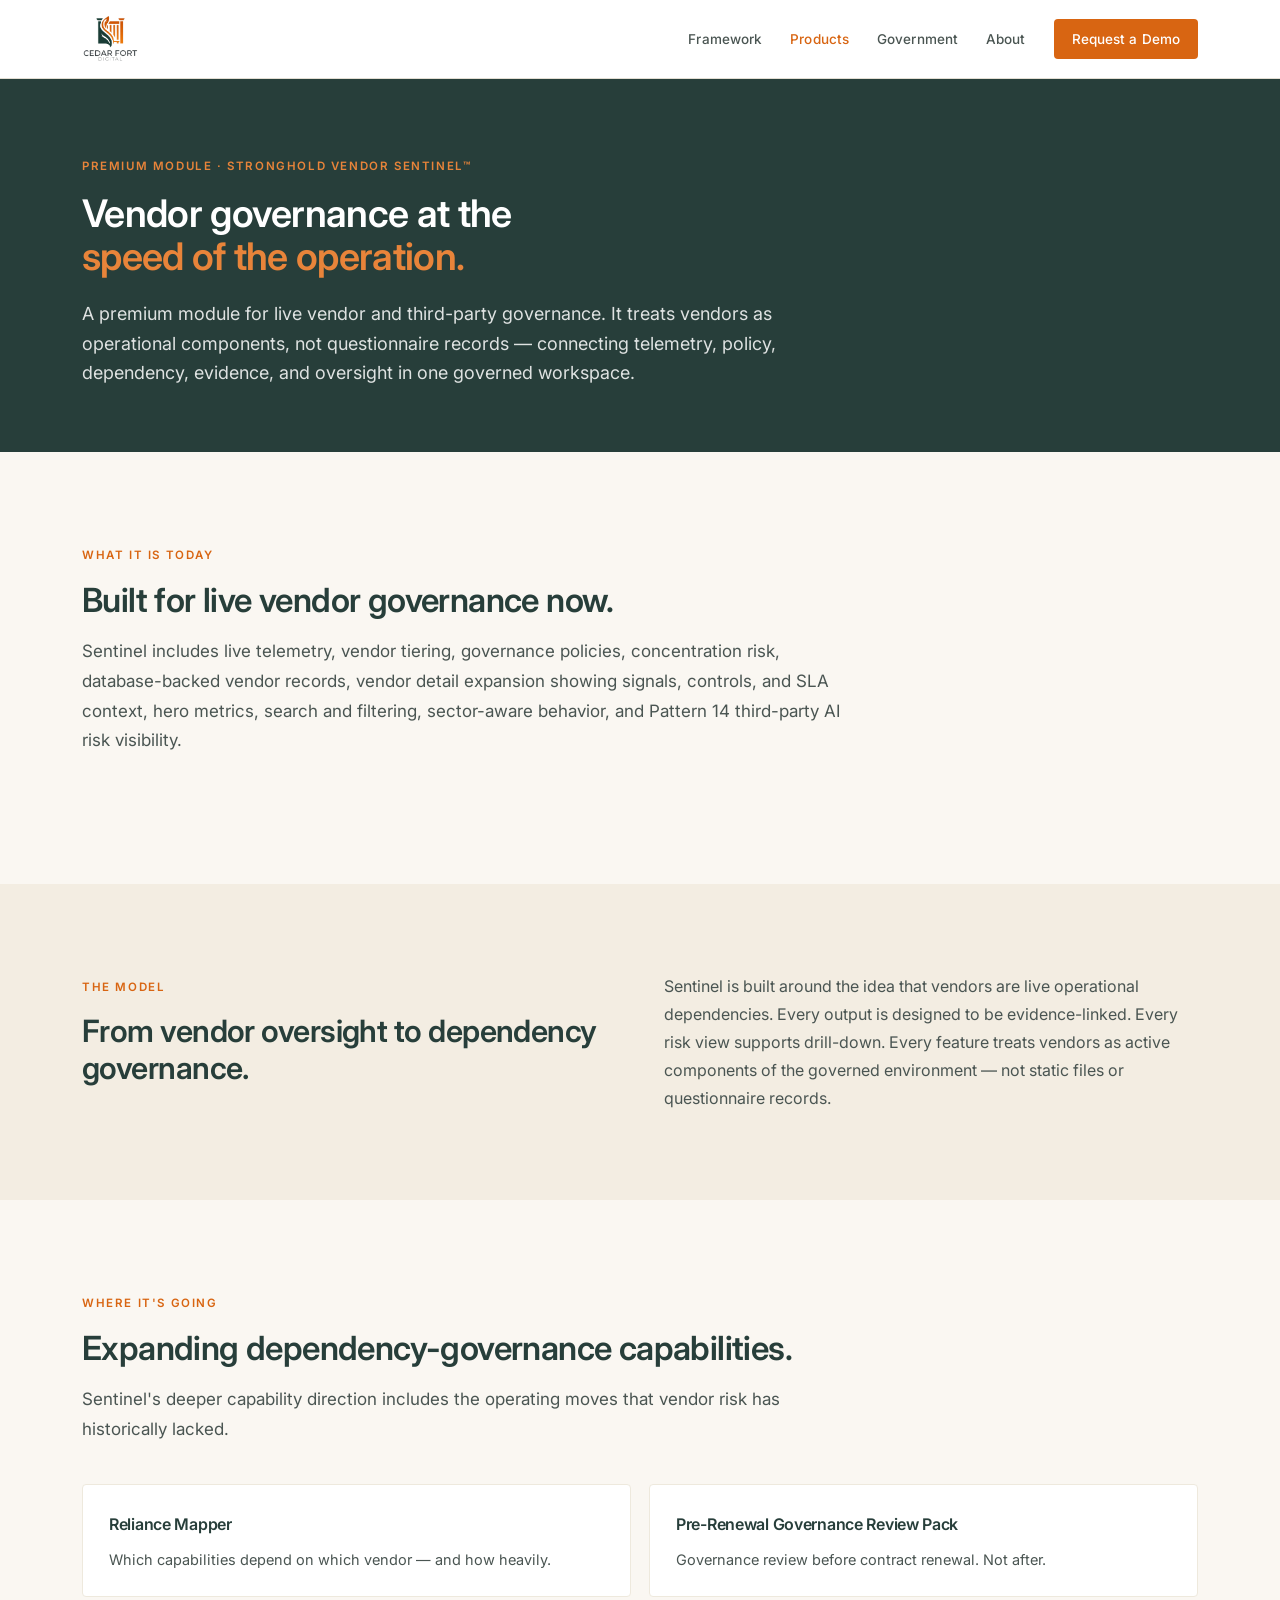
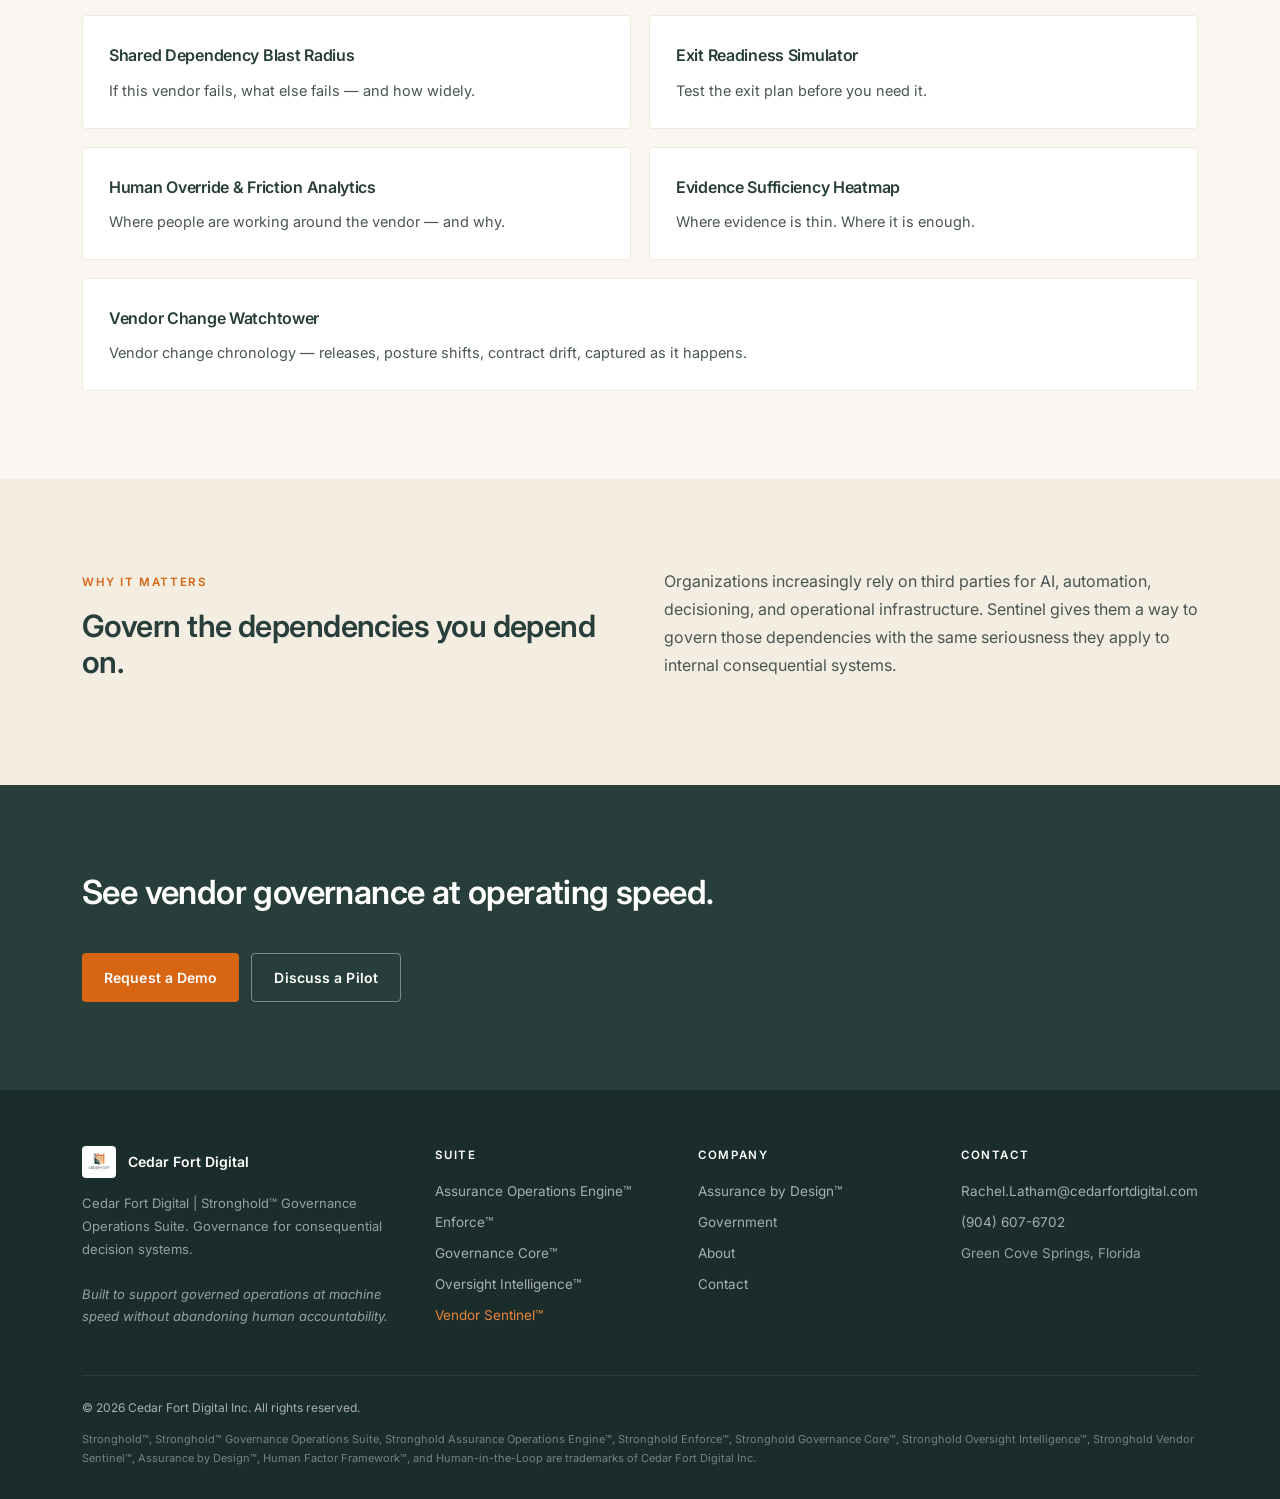
<file: vendor-sentinel.html>
<!DOCTYPE html>
<html lang="en">
<head>
<meta charset="UTF-8">
<meta name="viewport" content="width=device-width, initial-scale=1.0">
<title>Stronghold Vendor Sentinel™ — Cedar Fort Digital</title>
<meta name="description" content="Vendor governance at the speed of the operation. Treats vendors as operational components, not questionnaire records.">
<link rel="icon" type="image/png" href="images/Logos/Stronghold%20Flat%20Copper%20Trans.PNG">
<link rel="preconnect" href="https://fonts.googleapis.com">
<link rel="preconnect" href="https://fonts.gstatic.com" crossorigin>
<link href="https://fonts.googleapis.com/css2?family=Inter:wght@400;500;600;700&display=swap" rel="stylesheet">
<link rel="stylesheet" href="assets/styles.css">
</head>
<body>

<nav class="site-nav">
<div class="container">
<a href="index.html" class="brand">
<img src="images/Logos/Cedar%20Fort%20Digital%20Logo%20Trans.png" alt="Cedar Fort Digital" style="background:#fff;padding:6px;border-radius:4px">
<span class="brand-text">Cedar Fort Digital</span>
</a>
<div class="links" id="navlinks">
<a href="assurance-by-design.html">Framework</a>
<a href="products.html" class="current">Products</a>
<a href="government.html">Government</a>
<a href="about.html">About</a>
<a href="contact.html" class="cta">Request a Demo</a>
</div>
<button class="nav-toggle" aria-label="Toggle navigation">&#9776;</button>
</div>
</nav>

<section class="hero compact">
<div class="container">
<div class="eyebrow light">Premium Module · Stronghold Vendor Sentinel™</div>
<h1>Vendor governance at the<br><span class="accent">speed of the operation.</span></h1>
<p class="lead">A premium module for live vendor and third-party governance. It treats vendors as operational components, not questionnaire records — connecting telemetry, policy, dependency, evidence, and oversight in one governed workspace.</p>
</div>
</section>

<section class="section-cream">
<div class="container">
<div class="section-header">
<div class="eyebrow">What it is today</div>
<h2>Built for live vendor governance now.</h2>
<p>Sentinel includes live telemetry, vendor tiering, governance policies, concentration risk, database-backed vendor records, vendor detail expansion showing signals, controls, and SLA context, hero metrics, search and filtering, sector-aware behavior, and Pattern 14 third-party AI risk visibility.</p>
</div>
</div>
</section>

<section class="section-warm">
<div class="container">
<div class="cols-2">
<div>
<div class="eyebrow">The model</div>
<h2>From vendor oversight to dependency governance.</h2>
</div>
<div class="body-text">
<p>Sentinel is built around the idea that vendors are live operational dependencies. Every output is designed to be evidence-linked. Every risk view supports drill-down. Every feature treats vendors as active components of the governed environment — not static files or questionnaire records.</p>
</div>
</div>
</div>
</section>

<section class="section-cream">
<div class="container">
<div class="section-header">
<div class="eyebrow">Where it's going</div>
<h2>Expanding dependency-governance capabilities.</h2>
<p>Sentinel's deeper capability direction includes the operating moves that vendor risk has historically lacked.</p>
</div>
<div class="card-grid">
<div class="card"><h4>Reliance Mapper</h4><p>Which capabilities depend on which vendor — and how heavily.</p></div>
<div class="card"><h4>Pre-Renewal Governance Review Pack</h4><p>Governance review before contract renewal. Not after.</p></div>
<div class="card"><h4>Shared Dependency Blast Radius</h4><p>If this vendor fails, what else fails — and how widely.</p></div>
<div class="card"><h4>Exit Readiness Simulator</h4><p>Test the exit plan before you need it.</p></div>
<div class="card"><h4>Human Override &amp; Friction Analytics</h4><p>Where people are working around the vendor — and why.</p></div>
<div class="card"><h4>Evidence Sufficiency Heatmap</h4><p>Where evidence is thin. Where it is enough.</p></div>
<div class="card" style="grid-column:1 / -1"><h4>Vendor Change Watchtower</h4><p>Vendor change chronology — releases, posture shifts, contract drift, captured as it happens.</p></div>
</div>
</div>
</section>

<section class="section-warm">
<div class="container">
<div class="cols-2">
<div>
<div class="eyebrow">Why it matters</div>
<h2>Govern the dependencies you depend on.</h2>
</div>
<div class="body-text">
<p>Organizations increasingly rely on third parties for AI, automation, decisioning, and operational infrastructure. Sentinel gives them a way to govern those dependencies with the same seriousness they apply to internal consequential systems.</p>
</div>
</div>
</div>
</section>

<section class="section-green">
<div class="container">
<div class="section-header" style="max-width:760px">
<h2>See vendor governance at operating speed.</h2>
</div>
<div class="cta-row">
<a href="contact.html" class="btn btn-primary">Request a Demo</a>
<a href="contact.html" class="btn btn-ghost">Discuss a Pilot</a>
</div>
</div>
</section>

<footer class="site-footer">
<div class="container">
<div class="footer-top">
<div class="brand-block">
<div class="brand-row">
<img src="images/Logos/Cedar%20Fort%20Digital%20Logo%20Trans.png" alt="Cedar Fort Digital" style="background:#fff;padding:6px;border-radius:4px">
<span>Cedar Fort Digital</span>
</div>
<p>Cedar Fort Digital | Stronghold™ Governance Operations Suite. Governance for consequential decision systems.</p>
<p class="footer-tagline">Built to support governed operations at machine speed without abandoning human accountability.</p>
</div>
<div class="col">
<h5>Suite</h5>
<a href="assurance-operations-engine.html">Assurance Operations Engine™</a>
<a href="enforce.html">Enforce™</a>
<a href="products.html#governance-core">Governance Core™</a>
<a href="products.html#oversight-intelligence">Oversight Intelligence™</a>
<a href="vendor-sentinel.html" class="current">Vendor Sentinel™</a>
</div>
<div class="col">
<h5>Company</h5>
<a href="assurance-by-design.html">Assurance by Design™</a>
<a href="government.html">Government</a>
<a href="about.html">About</a>
<a href="contact.html">Contact</a>
</div>
<div class="col">
<h5>Contact</h5>
<a href="mailto:Rachel.Latham@cedarfortdigital.com">Rachel.Latham@cedarfortdigital.com</a>
<a href="tel:9046076702">(904) 607-6702</a>
<span style="color:rgba(255,255,255,0.55);font-size:13.5px">Green Cove Springs, Florida</span>
</div>
</div>
<div class="footer-bottom">
<div class="row">
<span>&copy; 2026 Cedar Fort Digital Inc. All rights reserved.</span>
</div>
<p class="trademarks">Stronghold™, Stronghold™ Governance Operations Suite, Stronghold Assurance Operations Engine™, Stronghold Enforce™, Stronghold Governance Core™, Stronghold Oversight Intelligence™, Stronghold Vendor Sentinel™, Assurance by Design™, Human Factor Framework™, and Human-in-the-Loop are trademarks of Cedar Fort Digital Inc.</p>
</div>
</div>
</footer>

<script src="assets/site.js"></script>
</body>
</html>
</file>
<file: assets/styles.css>
/* ============================================================
   Cedar Fort Digital — Stronghold™ website
   Built to the Comprehensive Website Builder Document.
   Light-led, with selective dark sections for emphasis.
   Palette: dark hunter-green #273E3A · burnt orange #D86512.
   ============================================================ */

*, *::before, *::after { box-sizing: border-box; margin: 0; padding: 0; }
html { scroll-behavior: smooth; -webkit-text-size-adjust: 100%; }
body {
  font-family: 'Inter', -apple-system, 'Segoe UI', sans-serif;
  color: #1F2A28;
  line-height: 1.65;
  background: #FAF7F2;
  -webkit-font-smoothing: antialiased;
}
a { color: inherit; text-decoration: none; }
img { max-width: 100%; height: auto; display: block; }
button { font-family: inherit; cursor: pointer; border: none; background: none; }

:root {
  --green: #273E3A;
  --green-deep: #1B2D2A;
  --green-mid: #3B524E;
  --green-pale: #E8EEEC;
  --orange: #D86512;
  --orange-dark: #B5500D;
  --orange-light: #E8843A;
  --cream: #FAF7F2;
  --cream-warm: #F3EDE2;
  --line: #E2DDD2;
  --line-soft: #EEE9DD;
  --ink: #1F2A28;
  --ink-soft: #4A5552;
  --ink-mid: #6F7976;
  --ink-light: #95A09C;
}

/* ---------- Typography (sans-serif throughout) ---------- */
h1, h2, h3, h4 { font-family: 'Inter', -apple-system, sans-serif; color: var(--green); letter-spacing: -0.018em; font-weight: 600; }
h1 { font-size: clamp(32px, 3.6vw, 46px); line-height: 1.12; }
h2 { font-size: clamp(24px, 2.4vw, 32px); line-height: 1.2; margin-bottom: 16px; }
h3 { font-size: clamp(18px, 1.6vw, 22px); line-height: 1.3; margin-bottom: 10px; }
h4 { font-size: 15px; }
p { font-size: 16px; color: var(--ink-soft); line-height: 1.75; }
.lead { font-size: 18px; color: var(--ink-soft); line-height: 1.65; max-width: 680px; }
.eyebrow {
  display: inline-block;
  font-size: 11.5px;
  font-weight: 600;
  letter-spacing: 1.6px;
  text-transform: uppercase;
  color: var(--orange);
  margin-bottom: 16px;
}
.eyebrow.light { color: var(--orange-light); }

/* ---------- Layout ---------- */
.container { max-width: 1180px; margin: 0 auto; padding: 0 32px; }
.container-narrow { max-width: 860px; margin: 0 auto; padding: 0 32px; }
@media (max-width: 700px) { .container, .container-narrow { padding: 0 22px; } }
section { padding: 88px 0; }
@media (max-width: 700px) { section { padding: 56px 0; } }

.section-cream { background: var(--cream); }
.section-warm { background: var(--cream-warm); }
.section-white { background: #fff; }
.section-green { background: var(--green); color: #fff; }
.section-green h1, .section-green h2, .section-green h3, .section-green h4 { color: #fff; }
.section-green p { color: rgba(255,255,255,0.82); }
.section-green .eyebrow { color: var(--orange-light); }

/* ---------- Buttons ---------- */
.btn {
  display: inline-flex;
  align-items: center;
  gap: 8px;
  padding: 12px 22px;
  font-size: 14px;
  font-weight: 600;
  letter-spacing: 0.1px;
  border-radius: 4px;
  transition: background 0.2s, color 0.2s, border-color 0.2s;
}
.btn-primary { background: var(--orange); color: #fff; }
.btn-primary:hover { background: var(--orange-dark); }
.btn-secondary { background: transparent; color: var(--green); border: 1px solid var(--green); }
.btn-secondary:hover { background: var(--green); color: #fff; }
.btn-secondary.on-dark { color: #fff; border-color: rgba(255,255,255,0.5); }
.btn-secondary.on-dark:hover { background: #fff; color: var(--green); }
.btn-ghost { background: transparent; color: #fff; border: 1px solid rgba(255,255,255,0.4); }
.btn-ghost:hover { background: rgba(255,255,255,0.1); border-color: #fff; }
.btn-arrow { width: 14px; height: 14px; transition: transform 0.2s; }
.btn:hover .btn-arrow { transform: translateX(3px); }
.cta-row { display: flex; gap: 12px; flex-wrap: wrap; margin-top: 28px; }
.cta-row.center { justify-content: center; }

/* ---------- Nav (light) ---------- */
nav.site-nav {
  position: sticky;
  top: 0;
  z-index: 50;
  background: #fff;
  border-bottom: 1px solid var(--line);
}
nav.site-nav .container {
  display: flex;
  align-items: center;
  justify-content: space-between;
  height: 78px;
  gap: 24px;
}
nav.site-nav .brand {
  display: flex;
  align-items: center;
  gap: 12px;
  flex-shrink: 0;
}
nav.site-nav .brand img { height: 50px; width: auto; background: transparent !important; padding: 0 !important; border-radius: 0 !important; }
nav.site-nav .brand-text {
  color: var(--green);
  font-size: 14px;
  font-weight: 600;
  letter-spacing: -0.005em;
  white-space: nowrap;
  display: none;
}
nav.site-nav .links {
  display: flex;
  align-items: center;
  gap: 28px;
  flex-wrap: nowrap;
}
nav.site-nav .links a {
  color: var(--ink-soft);
  font-size: 13.5px;
  font-weight: 500;
  letter-spacing: 0.1px;
  white-space: nowrap;
  transition: color 0.2s;
}
nav.site-nav .links a:hover { color: var(--green); }
nav.site-nav .links a.current { color: var(--orange); }
nav.site-nav .cta {
  background: var(--orange);
  color: #fff !important;
  padding: 9px 18px;
  border-radius: 4px;
  font-weight: 600;
  font-size: 13px;
}
nav.site-nav .cta:hover { background: var(--orange-dark); }
.nav-toggle { display: none; color: var(--green); font-size: 22px; padding: 4px 8px; }
@media (max-width: 1100px) {
  nav.site-nav .links {
    display: none;
    position: absolute;
    top: 78px; left: 0; right: 0;
    background: #fff;
    flex-direction: column;
    align-items: stretch;
    padding: 16px 32px 22px;
    gap: 14px;
    border-top: 1px solid var(--line);
    box-shadow: 0 6px 16px rgba(0,0,0,0.06);
  }
  nav.site-nav .links.open { display: flex; }
  nav.site-nav .links a { padding: 6px 0; }
  .nav-toggle { display: block; }
}

/* Stronghold logo lockup in hero */
.hero-lockup {
  display: flex;
  align-items: center;
  gap: 16px;
  margin-bottom: 28px;
}
.hero-lockup img { height: 56px; width: auto; }
.hero-lockup .lockup-text {
  color: rgba(255,255,255,0.85);
  font-size: 15px;
  font-weight: 600;
  letter-spacing: 0.5px;
}
.hero-lockup .lockup-text span {
  display: block;
  font-size: 11.5px;
  font-weight: 500;
  letter-spacing: 1.6px;
  text-transform: uppercase;
  color: var(--orange-light);
  margin-top: 2px;
}

/* ---------- Hero ---------- */
.hero {
  background: var(--green);
  color: #fff;
  padding: 88px 0;
  position: relative;
  overflow: hidden;
}
.hero .eyebrow { color: var(--orange-light); }
.hero h1 { color: #fff; max-width: 880px; }
.hero h1 .accent { color: var(--orange-light); font-weight: 600; }
.hero p.lead { color: rgba(255,255,255,0.85); max-width: 720px; margin-top: 22px; font-size: 18px; }
.hero p.support {
  color: var(--orange-light);
  font-size: 16px;
  margin-top: 22px;
  max-width: 640px;
  font-weight: 500;
}
.hero .cta-row { margin-top: 36px; }
.hero .container { position: relative; z-index: 2; }
@media (max-width: 700px) { .hero { padding: 64px 0; } }

/* Hero with skyline image background (Home only) */
.hero-skyline {
  background:
    linear-gradient(135deg, rgba(27,45,42,0.92) 0%, rgba(39,62,58,0.86) 60%, rgba(27,45,42,0.92) 100%),
    url('../images/Graphics/Jax%20skyline%20dramatic.jpg') center/cover no-repeat;
  padding: 112px 0 96px;
}
@media (max-width: 700px) { .hero-skyline { padding: 80px 0 64px; } }

/* Compact hero for inner pages */
.hero.compact { padding: 72px 0 64px; }
.hero.compact h1 { font-size: clamp(28px, 3vw, 38px); }
@media (max-width: 700px) { .hero.compact { padding: 56px 0 48px; } }

/* ---------- Section header ---------- */
.section-header { max-width: 760px; margin-bottom: 40px; }
.section-header.center { margin-left: auto; margin-right: auto; text-align: center; }
.section-header h2 { font-size: clamp(26px, 2.6vw, 34px); }
.section-header p { font-size: 17px; color: var(--ink-soft); margin-top: 14px; }

/* ---------- Body content ---------- */
.body-text { max-width: 720px; }
.body-text p { margin-bottom: 16px; font-size: 16px; }
.body-text p:last-child { margin-bottom: 0; }
.body-text strong { color: var(--ink); font-weight: 600; }

.cols-2 {
  display: grid;
  grid-template-columns: 1fr 1fr;
  gap: 48px;
  align-items: start;
}
@media (max-width: 880px) { .cols-2 { grid-template-columns: 1fr; gap: 32px; } }

/* ---------- Cards ---------- */
.card-grid {
  display: grid;
  grid-template-columns: repeat(2, 1fr);
  gap: 18px;
}
.card-grid.cols-3 { grid-template-columns: repeat(3, 1fr); }
.card-grid.cols-4 { grid-template-columns: repeat(4, 1fr); }
@media (max-width: 880px) { .card-grid, .card-grid.cols-3, .card-grid.cols-4 { grid-template-columns: 1fr 1fr; } }
@media (max-width: 560px) { .card-grid, .card-grid.cols-3, .card-grid.cols-4 { grid-template-columns: 1fr; } }

.card {
  background: #fff;
  border: 1px solid var(--line-soft);
  padding: 26px 26px 24px;
  border-radius: 4px;
  transition: border-color 0.2s, box-shadow 0.2s;
  display: flex;
  flex-direction: column;
  gap: 10px;
}
.card:hover { border-color: var(--orange); box-shadow: 0 4px 14px rgba(39,62,58,0.06); }
.card .card-tag {
  font-size: 10.5px;
  font-weight: 700;
  letter-spacing: 1.4px;
  text-transform: uppercase;
  color: var(--orange);
}
.card .card-tag.included { color: var(--green-mid); }
.card .card-tag.foundation { color: var(--ink-mid); }
.card h3 { font-size: 18px; margin: 0; }
.card h4 { font-size: 16px; margin: 0; color: var(--green); }
.card p { font-size: 14.5px; color: var(--ink-soft); line-height: 1.7; margin: 0; flex: 1; }
.card .card-link {
  font-size: 13px;
  font-weight: 600;
  color: var(--green);
  display: inline-flex;
  align-items: center;
  gap: 6px;
  margin-top: 4px;
}
.card:hover .card-link { color: var(--orange); }

/* ---------- Horizontal flow visual (Home Section 4) ---------- */
.flow {
  display: grid;
  grid-template-columns: repeat(7, 1fr);
  gap: 8px;
  margin-top: 28px;
}
@media (max-width: 1000px) { .flow { grid-template-columns: repeat(4, 1fr); } }
@media (max-width: 640px) { .flow { grid-template-columns: 1fr 1fr; } }
.flow-step {
  background: #fff;
  border: 1px solid var(--line-soft);
  padding: 16px 14px;
  border-radius: 4px;
  text-align: center;
  font-size: 13px;
  font-weight: 600;
  color: var(--green);
  line-height: 1.35;
  position: relative;
}
.flow-step .flow-num {
  display: block;
  font-size: 10px;
  color: var(--orange);
  letter-spacing: 1.4px;
  font-weight: 700;
  margin-bottom: 6px;
}
.flow-step::after {
  content: '→';
  position: absolute;
  right: -18px;
  top: 50%;
  transform: translateY(-50%);
  color: var(--orange);
  font-size: 16px;
  font-weight: 700;
  z-index: 1;
}
.flow-step:last-child::after { display: none; }
@media (max-width: 1000px) {
  .flow-step:nth-child(4n)::after { display: none; }
}
@media (max-width: 640px) {
  .flow-step::after { display: none; }
}

/* ---------- Numbered differentiators / list ---------- */
.diff-list {
  display: grid;
  grid-template-columns: 1fr;
  gap: 0;
  border-top: 1px solid var(--line);
  margin-top: 16px;
}
.diff-item {
  display: grid;
  grid-template-columns: 56px 1fr;
  gap: 20px;
  padding: 22px 0;
  border-bottom: 1px solid var(--line);
  align-items: baseline;
}
.diff-item .num {
  font-size: 16px;
  color: var(--orange);
  font-weight: 700;
  letter-spacing: 0.5px;
}
.diff-item p { font-size: 16px; color: var(--ink); margin: 0; line-height: 1.7; }
.diff-item p strong { color: var(--green); font-weight: 600; }

/* ---------- Product family list (Products hub) ---------- */
.product-row {
  display: grid;
  grid-template-columns: 1fr auto;
  gap: 32px;
  align-items: center;
  padding: 28px 0;
  border-bottom: 1px solid var(--line);
}
.product-row:last-child { border-bottom: none; }
.product-row .product-info h3 { margin-bottom: 6px; font-size: 21px; }
.product-row .product-info p { color: var(--ink-soft); font-size: 15px; line-height: 1.7; max-width: 720px; }
.product-row .product-info .tag {
  display: inline-block;
  font-size: 10.5px;
  font-weight: 700;
  letter-spacing: 1.4px;
  text-transform: uppercase;
  color: var(--orange);
  margin-bottom: 8px;
}
.product-row .product-info .tag.included { color: var(--green-mid); }
.product-row .product-info .tag.foundation { color: var(--ink-mid); }
.product-row a.read-more {
  color: var(--green);
  font-size: 14px;
  font-weight: 600;
  white-space: nowrap;
  display: inline-flex;
  align-items: center;
  gap: 6px;
  border-bottom: 1px solid transparent;
  padding-bottom: 1px;
  transition: color 0.2s, border-color 0.2s;
}
.product-row a.read-more:hover { color: var(--orange); border-bottom-color: var(--orange); }
@media (max-width: 700px) {
  .product-row { grid-template-columns: 1fr; gap: 14px; }
}

/* ---------- Plain lists ---------- */
ul.clean { list-style: none; padding: 0; margin: 12px 0 0; }
ul.clean li {
  padding: 10px 0 10px 22px;
  font-size: 15px;
  color: var(--ink-soft);
  line-height: 1.65;
  position: relative;
  border-bottom: 1px solid var(--line-soft);
}
ul.clean li:last-child { border-bottom: none; }
ul.clean li::before {
  content: '';
  position: absolute;
  left: 0; top: 19px;
  width: 12px; height: 1px;
  background: var(--orange);
}
ul.inline { list-style: none; padding: 0; margin: 8px 0 0; }
ul.inline li {
  padding: 4px 0 4px 18px;
  font-size: 14.5px;
  color: var(--ink-soft);
  line-height: 1.6;
  position: relative;
}
ul.inline li::before {
  content: '·';
  position: absolute;
  left: 4px; top: 4px;
  color: var(--orange);
  font-weight: 700;
}

/* ---------- Lock-line / quote ---------- */
.lock {
  font-size: 17px;
  color: var(--green);
  border-left: 3px solid var(--orange);
  padding: 6px 0 6px 18px;
  margin: 22px 0;
  max-width: 640px;
  line-height: 1.5;
  font-weight: 500;
}
.lock.dark { color: #fff; border-color: var(--orange-light); }

/* ---------- Note / boundary block ---------- */
.note {
  background: #fff;
  border: 1px solid var(--line);
  border-left: 3px solid var(--orange);
  padding: 20px 24px;
  margin: 28px 0;
  border-radius: 2px;
  max-width: 760px;
}
.note h4 { font-size: 12px; text-transform: uppercase; letter-spacing: 1.4px; color: var(--orange); margin-bottom: 8px; font-weight: 700; }
.note p { font-size: 15px; color: var(--ink-soft); line-height: 1.7; margin: 0; }

/* ---------- Image frames ---------- */
figure.frame { margin: 0; max-width: 100%; }
figure.frame img { width: 100%; border-radius: 2px; display: block; }
.img-sm { max-width: 280px; }
.img-md { max-width: 380px; }
.img-lg { max-width: 480px; }
.img-xl { max-width: 720px; }
.img-full { max-width: 100%; }
.img-center { display: block; margin-left: auto; margin-right: auto; }

/* ---------- Team grid ---------- */
.team-grid {
  display: grid;
  grid-template-columns: repeat(3, 1fr);
  gap: 32px;
  max-width: 980px;
  margin: 0 auto;
}
@media (max-width: 880px) { .team-grid { grid-template-columns: 1fr; gap: 24px; max-width: 380px; } }
.team-member { text-align: left; }
.team-member .portrait {
  width: 100%;
  max-width: 240px;
  aspect-ratio: 4 / 5;
  overflow: hidden;
  background: var(--cream-warm);
  border-radius: 2px;
  margin-bottom: 14px;
}
.team-member .portrait img { width: 100%; height: 100%; object-fit: cover; object-position: center 18%; display: block; }
.team-member h3 { font-size: 18px; margin-bottom: 2px; }
.team-member .role-tag {
  display: inline-block;
  font-size: 11px;
  font-weight: 600;
  letter-spacing: 1.2px;
  text-transform: uppercase;
  color: var(--orange);
  margin-bottom: 10px;
}
.team-member p { font-size: 14.5px; color: var(--ink-soft); line-height: 1.65; }

/* ---------- Community ecosystem strip ---------- */
.ecosystem {
  text-align: center;
  padding: 48px 0;
  border-top: 1px solid var(--line);
  border-bottom: 1px solid var(--line);
  background: #fff;
}
.ecosystem .eco-label {
  font-size: 11.5px;
  font-weight: 600;
  letter-spacing: 1.6px;
  text-transform: uppercase;
  color: var(--ink-mid);
  margin-bottom: 24px;
}
.ecosystem .eco-logos {
  display: flex;
  align-items: center;
  justify-content: center;
  gap: 56px;
  flex-wrap: wrap;
}
.ecosystem .eco-logos img {
  height: 52px;
  width: auto;
  opacity: 0.85;
  filter: grayscale(20%);
  transition: opacity 0.2s;
}
.ecosystem .eco-logos img:hover { opacity: 1; filter: none; }
.ecosystem .eco-disclaimer {
  font-size: 11.5px;
  color: var(--ink-light);
  margin-top: 24px;
  font-style: italic;
}

/* ---------- Government facts table ---------- */
.facts-table {
  width: 100%;
  border-collapse: collapse;
  font-size: 14.5px;
  background: #fff;
  border: 1px solid var(--line);
  border-radius: 2px;
}
.facts-table tr { border-bottom: 1px solid var(--line-soft); }
.facts-table tr:last-child { border-bottom: none; }
.facts-table td { padding: 12px 18px; color: var(--ink-soft); }
.facts-table td:first-child { font-weight: 600; color: var(--ink); width: 38%; background: var(--cream-warm); }

/* ---------- Form ---------- */
form.contact-form { max-width: 640px; }
form.contact-form .row { display: grid; grid-template-columns: 1fr 1fr; gap: 16px; margin-bottom: 16px; }
@media (max-width: 600px) { form.contact-form .row { grid-template-columns: 1fr; } }
form.contact-form .field { display: block; margin-bottom: 16px; }
form.contact-form label {
  display: block;
  font-size: 12px;
  font-weight: 600;
  color: var(--green);
  margin-bottom: 6px;
  letter-spacing: 0.5px;
  text-transform: uppercase;
}
form.contact-form input,
form.contact-form select,
form.contact-form textarea {
  width: 100%;
  padding: 12px 14px;
  background: #fff;
  border: 1px solid var(--line);
  border-radius: 3px;
  font-size: 14.5px;
  color: var(--ink);
  font-family: inherit;
  transition: border-color 0.2s, box-shadow 0.2s;
}
form.contact-form input:focus,
form.contact-form select:focus,
form.contact-form textarea:focus {
  outline: none;
  border-color: var(--orange);
  box-shadow: 0 0 0 3px rgba(216,101,18,0.12);
}
form.contact-form select {
  appearance: none;
  background-image: url("data:image/svg+xml,%3Csvg xmlns='http://www.w3.org/2000/svg' width='14' height='14' fill='none' stroke='%23273E3A' stroke-width='2' viewBox='0 0 24 24'%3E%3Cpolyline points='6 9 12 15 18 9'%3E%3C/polyline%3E%3C/svg%3E");
  background-repeat: no-repeat;
  background-position: right 14px center;
  padding-right: 38px;
}

/* ---------- Footer ---------- */
footer.site-footer {
  background: var(--green-deep);
  color: rgba(255,255,255,0.62);
  padding: 56px 0 32px;
  font-size: 13.5px;
  line-height: 1.7;
}
footer.site-footer .footer-top {
  display: grid;
  grid-template-columns: 1.4fr 1fr 1fr 1fr;
  gap: 36px;
  margin-bottom: 40px;
}
@media (max-width: 880px) { footer.site-footer .footer-top { grid-template-columns: 1fr 1fr; } }
@media (max-width: 600px) { footer.site-footer .footer-top { grid-template-columns: 1fr; } }
footer.site-footer .brand-block { display: flex; flex-direction: column; gap: 14px; }
footer.site-footer .brand-row { display: flex; align-items: center; gap: 12px; }
footer.site-footer .brand-row img { height: 32px; width: auto; }
footer.site-footer .brand-row span { color: #fff; font-weight: 600; font-size: 14px; }
footer.site-footer .brand-block p { color: rgba(255,255,255,0.55); font-size: 13px; line-height: 1.75; max-width: 320px; }
footer.site-footer .col h5 {
  color: #fff;
  font-size: 11.5px;
  font-weight: 600;
  letter-spacing: 1.6px;
  text-transform: uppercase;
  margin-bottom: 14px;
}
footer.site-footer .col a {
  display: block;
  color: rgba(255,255,255,0.62);
  font-size: 13.5px;
  margin-bottom: 8px;
  transition: color 0.2s;
}
footer.site-footer .col a:hover { color: var(--orange-light); }
footer.site-footer .col a.current { color: var(--orange-light); }
footer.site-footer .footer-bottom {
  border-top: 1px solid rgba(255,255,255,0.08);
  padding-top: 22px;
}
footer.site-footer .footer-bottom .row {
  display: flex;
  justify-content: space-between;
  flex-wrap: wrap;
  gap: 14px;
  font-size: 12px;
  margin-bottom: 12px;
}
footer.site-footer .trademarks { font-size: 11px; color: rgba(255,255,255,0.4); line-height: 1.7; }
footer.site-footer .footer-tagline {
  font-size: 12.5px;
  color: rgba(255,255,255,0.55);
  margin-top: 8px;
  font-style: italic;
  max-width: 640px;
}
</file>
